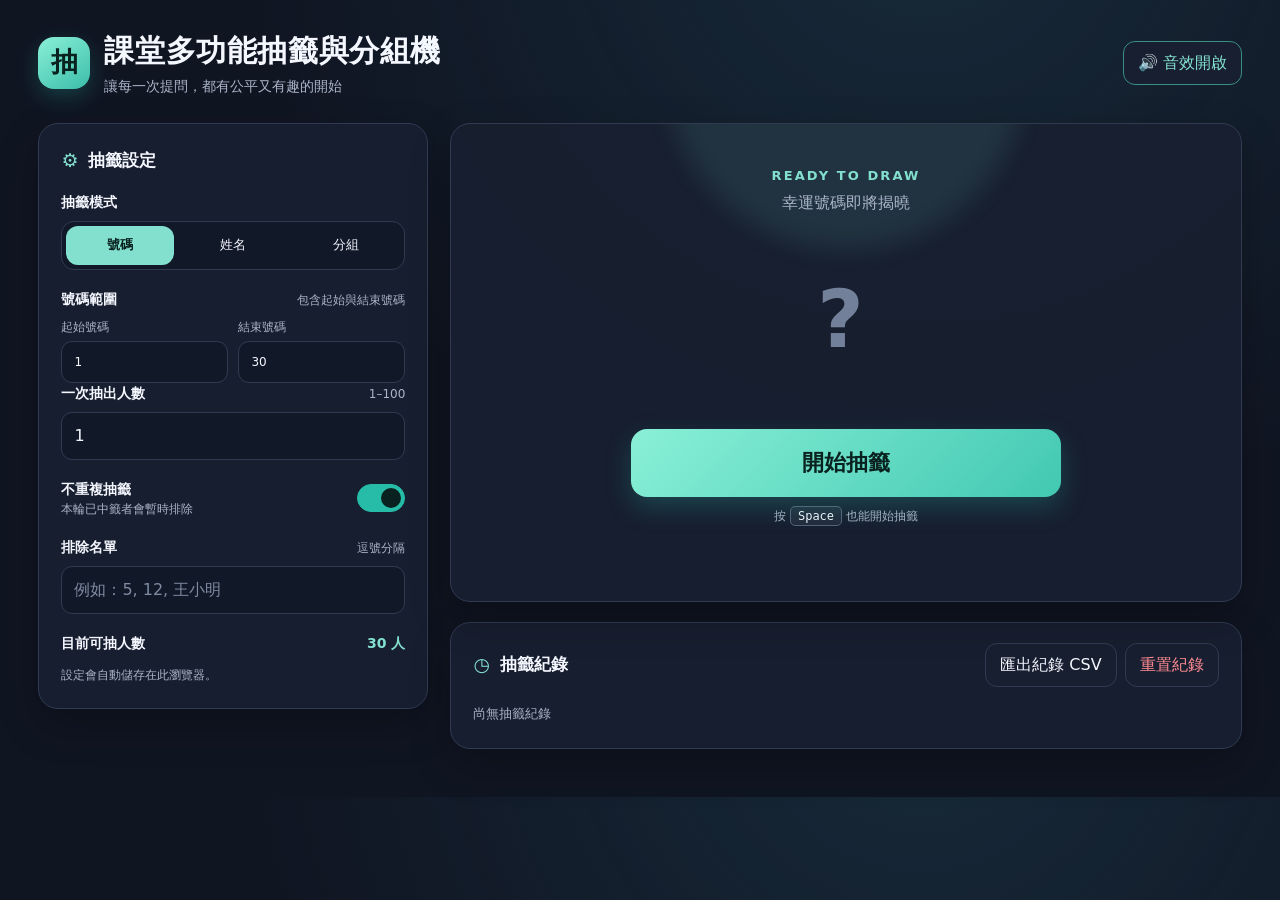
<file: index_1.html>
<!DOCTYPE html>
<html lang="zh-Hant">
<head>
  <meta charset="UTF-8">
  <meta name="viewport" content="width=device-width, initial-scale=1">
  <meta name="theme-color" content="#101522">
  <title>課堂多功能抽籤與分組機</title>
  <style>
    :root {
      color-scheme: dark;
      --bg: #101522;
      --panel: #181f30;
      --panel-soft: #1e273a;
      --border: #303b52;
      --text: #f5f7ff;
      --muted: #aab4c8;
      --accent: #83e0cf;
      --accent-strong: #26bca7;
      --gold: #ffd36e;
      --danger: #ff8b92;
      --shadow: 0 16px 42px rgb(0 0 0 / 24%);
    }

    * { box-sizing: border-box; }
    [hidden] { display: none !important; }

    body {
      margin: 0;
      min-width: 320px;
      background:
        radial-gradient(ellipse at 72% -12%, rgb(44 103 125 / 25%), transparent 42rem),
        var(--bg);
      color: var(--text);
      font-family: system-ui, -apple-system, BlinkMacSystemFont, "Segoe UI", sans-serif;
      line-height: 1.5;
    }

    button, input, textarea, select { font: inherit; }
    button { color: inherit; }
    button:focus-visible, input:focus-visible, textarea:focus-visible, select:focus-visible {
      outline: 3px solid var(--gold);
      outline-offset: 2px;
    }

    .app { width: min(1440px, 100%); margin: 0 auto; padding: 28px clamp(16px, 3vw, 42px) 48px; }
    .topbar { display: flex; align-items: center; justify-content: space-between; gap: 20px; margin-bottom: 26px; }
    .brand { display: flex; align-items: center; gap: 14px; }
    .brand-mark {
      display: grid; place-items: center; width: 52px; height: 52px; border-radius: 16px;
      background: linear-gradient(145deg, #8af0d7, #3bbda9); color: #09221f; font-size: 27px; font-weight: 900;
      box-shadow: 0 8px 22px rgb(38 188 167 / 24%);
    }
    h1 { margin: 0; font-size: clamp(21px, 3vw, 30px); letter-spacing: .02em; }
    .subtitle { margin: 3px 0 0; color: var(--muted); font-size: 14px; }
    .header-actions { display: flex; align-items: center; gap: 10px; }
    .sound-toggle, .ghost-button, .tab-button, .small-button {
      min-height: 42px; padding: 9px 14px; border: 1px solid var(--border); border-radius: 12px;
      background: var(--panel); cursor: pointer; transition: border-color .18s, background .18s, transform .18s;
    }
    .sound-toggle:hover, .ghost-button:hover, .tab-button:hover, .small-button:hover { border-color: var(--accent); background: var(--panel-soft); }
    .sound-toggle:active, .ghost-button:active, .tab-button:active, .small-button:active { transform: translateY(1px); }
    .sound-toggle[aria-pressed="true"] { color: var(--accent); border-color: #398f82; }

    .layout { display: grid; grid-template-columns: minmax(300px, 390px) minmax(0, 1fr); gap: 22px; align-items: start; }
    .settings, .main-panel, .history-panel { background: rgb(24 31 48 / 94%); border: 1px solid var(--border); border-radius: 20px; box-shadow: var(--shadow); }
    .settings { padding: 22px; }
    .panel-title { display: flex; align-items: center; gap: 10px; margin: 0 0 17px; font-size: 17px; }
    .panel-title .icon { color: var(--accent); font-size: 19px; }
    .field { margin-bottom: 19px; min-width: 0; }
    .field:last-child { margin-bottom: 0; }
    .field-label { display: flex; justify-content: space-between; align-items: baseline; gap: 10px; margin-bottom: 8px; font-size: 14px; font-weight: 700; }
    .hint { color: var(--muted); font-size: 12px; font-weight: 400; }
    input[type="number"], input[type="text"], textarea, select {
      display: block; width: 100%; min-width: 0; border: 1px solid var(--border); border-radius: 11px;
      background: #111827; color: var(--text); padding: 11px 12px;
    }
    textarea { min-height: 142px; resize: vertical; line-height: 1.6; }
    input::placeholder, textarea::placeholder { color: #7e8aa2; }
    .range-fields { display: grid; grid-template-columns: 1fr 1fr; gap: 10px; }
    .range-fields label { color: var(--muted); font-size: 12px; }
    .range-fields input { margin-top: 5px; }
    .segmented { display: grid; grid-template-columns: repeat(3, minmax(0, 1fr)); gap: 5px; padding: 4px; border: 1px solid var(--border); border-radius: 13px; background: #111827; }
    .tab-button { min-height: 39px; padding: 7px 8px; border-color: transparent; background: transparent; font-size: 13px; white-space: nowrap; }
    .tab-button[aria-pressed="true"] { background: var(--accent); color: #09221f; font-weight: 800; }
    .check-row { display: flex; align-items: center; justify-content: space-between; gap: 12px; }
    .check-copy strong { display: block; font-size: 14px; }
    .check-copy span { display: block; color: var(--muted); font-size: 12px; }
    .switch { position: relative; flex: 0 0 auto; width: 48px; height: 28px; }
    .switch input { position: absolute; opacity: 0; width: 1px; height: 1px; }
    .switch span { position: absolute; inset: 0; border: 1px solid #556078; border-radius: 20px; background: #30394d; cursor: pointer; transition: .18s; }
    .switch span::after { content: ""; position: absolute; top: 3px; left: 3px; width: 20px; height: 20px; border-radius: 50%; background: white; transition: .18s; }
    .switch input:checked + span { background: var(--accent-strong); border-color: var(--accent-strong); }
    .switch input:checked + span::after { transform: translateX(20px); background: #09221f; }
    .switch input:focus-visible + span { outline: 3px solid var(--gold); outline-offset: 2px; }
    .remaining { color: var(--accent); font-variant-numeric: tabular-nums; font-weight: 800; }
    .storage-note { min-height: 20px; margin: 12px 0 0; color: var(--muted); font-size: 12px; }
    .storage-note.error { color: var(--danger); }

    .main-column { display: grid; gap: 20px; min-width: 0; }
    .main-panel { position: relative; overflow: hidden; min-height: 430px; padding: clamp(22px, 4vw, 42px); text-align: center; }
    .main-panel::before { content: ""; position: absolute; width: 360px; height: 360px; top: -235px; left: calc(50% - 180px); border-radius: 50%; background: rgb(131 224 207 / 10%); filter: blur(12px); pointer-events: none; }
    .mode-kicker { position: relative; margin: 0 0 5px; color: var(--accent); font-size: 13px; font-weight: 800; letter-spacing: .16em; text-transform: uppercase; }
    .result-title { position: relative; margin: 0; color: var(--muted); font-size: 16px; font-weight: 500; }
    .result-stage { position: relative; display: flex; min-height: 190px; align-items: center; justify-content: center; gap: 20px; margin: 10px 0 14px; }
    .result-list { display: flex; flex-wrap: wrap; align-items: center; justify-content: center; gap: 13px; }
    .result-chip { font-size: clamp(44px, 8vw, 92px); font-weight: 900; line-height: 1.1; letter-spacing: .025em; text-shadow: 0 5px 35px rgb(131 224 207 / 20%); overflow-wrap: anywhere; }
    .result-item { display: grid; justify-items: center; gap: 8px; max-width: 220px; }
    .result-avatar { width: clamp(76px, 10vw, 120px); aspect-ratio: 1; object-fit: cover; border: 3px solid var(--accent); border-radius: 50%; background: var(--panel-soft); }
    .result-avatar-fallback { display: grid; place-items: center; color: var(--accent); font-size: 40px; }
    .result-name { font-size: clamp(25px, 4vw, 43px); font-weight: 900; overflow-wrap: anywhere; }
    .empty-result { color: #738099; font-size: clamp(45px, 8vw, 80px); font-weight: 900; letter-spacing: .14em; }
    .draw-button {
      position: relative; width: min(430px, 100%); min-height: 68px; padding: 14px 24px; border: 0; border-radius: 16px;
      background: linear-gradient(135deg, #8af0d7, #42c8b2); color: #09221f; box-shadow: 0 10px 26px rgb(38 188 167 / 25%);
      font-size: 22px; font-weight: 900; cursor: pointer; transition: filter .18s, transform .18s;
    }
    .draw-button:hover { filter: brightness(1.08); transform: translateY(-2px); }
    .draw-button:disabled { opacity: .65; cursor: wait; transform: none; }
    .keyboard-hint { margin: 10px 0 0; color: var(--muted); font-size: 12px; }
    kbd { padding: 2px 7px; border: 1px solid #536078; border-radius: 5px; background: #222b3c; color: var(--text); }
    .notice { min-height: 24px; margin: 10px 0 0; color: var(--gold); font-weight: 700; }

    .group-controls { display: grid; grid-template-columns: minmax(120px, 1fr) minmax(0, 1.5fr); gap: 12px; text-align: left; }
    .group-controls .field { margin-bottom: 0; }
    .group-actions { display: flex; flex-wrap: wrap; justify-content: center; gap: 9px; margin-top: 20px; }
    .groups-grid { display: grid; grid-template-columns: repeat(auto-fit, minmax(min(220px, 100%), 1fr)); gap: 14px; margin-top: 22px; text-align: left; }
    .group-card { min-width: 0; padding: 16px; border: 1px solid var(--border); border-radius: 15px; background: #141c2b; }
    .group-card h3 { display: flex; align-items: center; justify-content: space-between; gap: 8px; margin: 0 0 12px; color: var(--accent); font-size: 17px; }
    .group-card ul { display: grid; gap: 8px; margin: 0; padding: 0; list-style: none; }
    .group-card li { display: flex; align-items: center; gap: 8px; overflow-wrap: anywhere; }
    .member-dot { flex: 0 0 auto; width: 7px; height: 7px; border-radius: 50%; background: #63718a; }
    .leader { color: var(--gold); font-weight: 800; }
    .leader-badge { flex: 0 0 auto; padding: 2px 7px; border-radius: 99px; background: rgb(255 211 110 / 15%); color: var(--gold); font-size: 11px; font-weight: 800; }
    .group-card .small-button { min-height: 34px; padding: 5px 9px; font-size: 12px; }
    .group-empty { grid-column: 1 / -1; color: var(--muted); text-align: center; }

    .history-panel { padding: 20px 22px; }
    .history-heading { display: flex; align-items: center; justify-content: space-between; gap: 12px; margin-bottom: 12px; }
    .history-heading .panel-title { margin: 0; }
    .history-actions { display: flex; flex-wrap: wrap; gap: 8px; }
    .small-button.danger { color: var(--danger); }
    .history-list { display: grid; gap: 8px; max-height: 280px; overflow-y: auto; padding-right: 3px; }
    .history-entry { display: grid; grid-template-columns: 145px minmax(100px, 1fr); gap: 13px; align-items: start; padding: 10px 12px; border-radius: 10px; background: #141b29; }
    .history-time { color: var(--muted); font-size: 12px; font-variant-numeric: tabular-nums; }
    .history-result { overflow-wrap: anywhere; font-size: 14px; }
    .history-empty { margin: 5px 0; color: var(--muted); font-size: 13px; }
    .toast {
      position: fixed; z-index: 10; right: 20px; bottom: 20px; max-width: min(440px, calc(100vw - 40px));
      padding: 13px 17px; border: 1px solid #91656a; border-radius: 12px; background: #402b34; color: #fff;
      box-shadow: var(--shadow); font-weight: 700;
    }
    .toast[hidden] { display: none; }
    #confetti { position: fixed; z-index: 5; inset: 0; width: 100%; height: 100%; pointer-events: none; }

    @media (max-width: 900px) {
      .layout { grid-template-columns: 1fr; }
      .settings { order: 1; }
      .main-column { order: 0; }
    }
    @media (max-width: 560px) {
      .app { padding: 17px 12px 30px; }
      .topbar { align-items: flex-start; }
      .brand { gap: 10px; }
      .brand-mark { width: 43px; height: 43px; border-radius: 13px; font-size: 23px; }
      .subtitle { max-width: 230px; font-size: 12px; }
      .header-actions { flex-direction: column; align-items: stretch; }
      .sound-toggle { min-height: 39px; padding: 7px 9px; font-size: 12px; }
      .settings { padding: 17px; }
      .main-panel { min-height: 375px; padding: 24px 17px; }
      .result-stage { min-height: 160px; }
      .group-controls { grid-template-columns: 1fr; }
      .history-panel { padding: 17px; }
      .history-heading { align-items: flex-start; flex-direction: column; }
      .history-entry { grid-template-columns: 1fr; gap: 3px; }
      .tab-button { font-size: 12px; }
      .notice { font-size: 13px; }
    }
    @media (prefers-reduced-motion: reduce) {
      *, *::before, *::after { scroll-behavior: auto !important; transition-duration: .01ms !important; animation-duration: .01ms !important; }
    }
  </style>
</head>
<body>
  <canvas id="confetti" aria-hidden="true"></canvas>
  <div class="app">
    <header class="topbar">
      <div class="brand">
        <div class="brand-mark" aria-hidden="true">抽</div>
        <div>
          <h1>課堂多功能抽籤與分組機</h1>
          <p class="subtitle">讓每一次提問，都有公平又有趣的開始</p>
        </div>
      </div>
      <div class="header-actions">
        <button class="sound-toggle" id="soundToggle" type="button" aria-pressed="true">🔊 音效開啟</button>
      </div>
    </header>

    <div class="layout">
      <aside class="settings" aria-label="抽籤設定">
        <h2 class="panel-title"><span class="icon" aria-hidden="true">⚙</span> 抽籤設定</h2>
        <div class="field">
          <div class="field-label"><span>抽籤模式</span></div>
          <div class="segmented" role="group" aria-label="抽籤模式">
            <button class="tab-button" type="button" data-mode="number" aria-pressed="true">號碼</button>
            <button class="tab-button" type="button" data-mode="name" aria-pressed="false">姓名</button>
            <button class="tab-button" type="button" data-mode="groups" aria-pressed="false">分組</button>
          </div>
        </div>

        <section id="numberSettings">
          <div class="field">
            <div class="field-label"><span>號碼範圍</span><span class="hint">包含起始與結束號碼</span></div>
            <div class="range-fields">
              <label>起始號碼<input id="numberStart" type="number" value="1" step="1"></label>
              <label>結束號碼<input id="numberEnd" type="number" value="30" step="1"></label>
            </div>
          </div>
        </section>

        <section id="nameSettings" hidden>
          <div class="field">
            <label class="field-label" for="roster"><span>學生名單</span></label>
            <textarea id="roster" placeholder="每行一位學生&#10;王小明 (男)&#10;李小華 (女)&#10;陳同學,images/01.jpg"></textarea>
            <div class="hint">支援「姓名 (男/女)」或「姓名,圖片路徑」格式，未標註性別列為其他。</div>
          </div>
        </section>

        <section id="drawSettings">
          <div class="field">
            <label class="field-label" for="drawCount"><span>一次抽出人數</span><span class="hint">1–100</span></label>
            <input id="drawCount" type="number" value="1" min="1" max="100" step="1">
          </div>
          <div class="field check-row">
            <div class="check-copy"><strong>不重複抽籤</strong><span>本輪已中籤者會暫時排除</span></div>
            <label class="switch" aria-label="不重複抽籤">
              <input id="noRepeat" type="checkbox" checked><span></span>
            </label>
          </div>
          <div class="field">
            <label class="field-label" for="excludeList"><span>排除名單</span><span class="hint">逗號分隔</span></label>
            <input id="excludeList" type="text" placeholder="例如：5, 12, 王小明">
          </div>
          <div class="field-label"><span>目前可抽人數</span><span class="remaining" id="remainingCount">30 人</span></div>
        </section>

        <section id="groupSettings" hidden>
          <div class="field">
            <label class="field-label" for="groupSize"><span>每組人數</span></label>
            <input id="groupSize" type="number" min="1" max="100" value="4" step="1">
          </div>
          <div class="field">
            <label class="field-label" for="groupMethod"><span>分組方式</span></label>
            <select id="groupMethod">
              <option value="random">純隨機</option>
              <option value="mixed">男女混合（平均分流）</option>
              <option value="separate">男女分開</option>
            </select>
          </div>
          <p class="hint">分組將使用排除名單中的設定；請先在姓名模式貼上名單。</p>
        </section>
        <p class="storage-note" id="storageNote" aria-live="polite">設定會自動儲存在此瀏覽器。</p>
      </aside>

      <main class="main-column">
        <section class="main-panel" aria-live="polite">
          <p class="mode-kicker" id="modeKicker">READY TO DRAW</p>
          <h2 class="result-title" id="resultTitle">幸運號碼即將揭曉</h2>
          <div class="result-stage" id="resultStage">
            <div class="result-list" id="resultList"><span class="empty-result">?</span></div>
          </div>
          <button class="draw-button" id="drawButton" type="button">開始抽籤</button>
          <p class="keyboard-hint" id="keyboardHint">按 <kbd>Space</kbd> 也能開始抽籤</p>
          <p class="notice" id="notice" role="status"></p>
          <div class="group-controls" id="groupControls" hidden>
            <div class="field">
              <label class="field-label" for="groupSizeInline"><span>每組人數</span></label>
              <input id="groupSizeInline" type="number" min="1" max="100" value="4" step="1">
            </div>
            <div class="field">
              <label class="field-label" for="groupMethodInline"><span>分組方式</span></label>
              <select id="groupMethodInline">
                <option value="random">純隨機</option>
                <option value="mixed">男女混合（平均分流）</option>
                <option value="separate">男女分開</option>
              </select>
            </div>
          </div>
          <div class="group-actions" id="groupActions" hidden>
            <button class="draw-button" id="makeGroupsButton" type="button">開始隨機分組</button>
            <button class="ghost-button" id="allLeadersButton" type="button" disabled>每組各抽一位組長</button>
          </div>
          <div class="groups-grid" id="groupsGrid" aria-live="polite"></div>
        </section>

        <section class="history-panel">
          <div class="history-heading">
            <h2 class="panel-title"><span class="icon" aria-hidden="true">◷</span> 抽籤紀錄</h2>
            <div class="history-actions">
              <button class="small-button" id="exportButton" type="button">匯出紀錄 CSV</button>
              <button class="small-button danger" id="clearHistoryButton" type="button">重置紀錄</button>
            </div>
          </div>
          <div class="history-list" id="historyList"><p class="history-empty">尚無抽籤紀錄</p></div>
        </section>
      </main>
    </div>
  </div>
  <div class="toast" id="toast" role="alert" hidden></div>

  <script>
    (() => {
      "use strict";

      const STORAGE_KEY = "classroom-lottery-v1";
      const defaults = {
        mode: "number", start: 1, end: 30, roster: "", count: 1, noRepeat: true,
        excluded: "", sound: true, groupSize: 4, groupMethod: "random", history: []
      };
      const state = loadState();
      let animationTimer = null;
      let drawTimeout = null;
      let toastTimeout = null;
      let currentGroups = [];
      let leaders = new Map();
      let audioContext = null;
      const $ = (id) => document.getElementById(id);
      const modeButtons = [...document.querySelectorAll("[data-mode]")];

      function loadState() {
        try {
          const raw = localStorage.getItem(STORAGE_KEY);
          if (!raw) return { ...defaults };
          const saved = JSON.parse(raw);
          return {
            ...defaults,
            ...saved,
            history: Array.isArray(saved.history) ? saved.history : []
          };
        } catch (error) {
          console.error("無法讀取抽籤設定：", error);
          return { ...defaults };
        }
      }

      function persist() {
        try {
          localStorage.setItem(STORAGE_KEY, JSON.stringify(state));
          $("storageNote").textContent = "設定會自動儲存在此瀏覽器。";
          $("storageNote").classList.remove("error");
        } catch (error) {
          console.error("無法儲存抽籤設定：", error);
          $("storageNote").textContent = "儲存失敗：瀏覽器可能已停用本機儲存。";
          $("storageNote").classList.add("error");
        }
      }

      function shuffle(items) {
        const result = items.slice();
        for (let i = result.length - 1; i > 0; i -= 1) {
          const j = Math.floor(Math.random() * (i + 1));
          [result[i], result[j]] = [result[j], result[i]];
        }
        return result;
      }

      function parseRoster() {
        const occurrences = new Map();
        return state.roster.split(/\r?\n/).map((line) => {
          const raw = line.trim();
          if (!raw) return null;
          const avatarParts = raw.split(",");
          let name = avatarParts[0].trim();
          let avatar = avatarParts.length > 1 ? avatarParts.slice(1).join(",").trim() : "";
          let gender = "other";
          const genderMatch = name.match(/\s*[（(]\s*(男|女)\s*[）)]\s*$/);
          if (genderMatch) {
            gender = genderMatch[1] === "男" ? "male" : "female";
            name = name.slice(0, genderMatch.index).trim();
          }
          const identity = `${name}\u0000${gender}\u0000${avatar}`;
          const occurrence = occurrences.get(identity) || 0;
          occurrences.set(identity, occurrence + 1);
          return { id: `student-${JSON.stringify([name, gender, avatar])}-${occurrence}`, name, gender, avatar };
        }).filter((student) => student && student.name);
      }

      function numberEntries() {
        const start = Number(state.start);
        const end = Number(state.end);
        if (!Number.isInteger(start) || !Number.isInteger(end) || end < start || end - start > 9999) return [];
        return Array.from({ length: end - start + 1 }, (_, index) => {
          const number = start + index;
          return { id: `number-${number}`, name: String(number), gender: "other", avatar: "" };
        });
      }

      function excludedTokens() {
        return state.excluded.split(",").map((token) => token.trim()).filter(Boolean);
      }

      function eligibleEntries(mode = state.mode) {
        const entries = mode === "number" ? numberEntries() : parseRoster();
        const excluded = excludedTokens();
        const blocked = new Set(entries.filter((entry) =>
          excluded.includes(entry.name) || excluded.includes(entry.id.replace(/^number-/, "")) ||
          excluded.includes(entry.id)
        ).map((entry) => entry.id));
        if (mode !== "groups" && state.noRepeat) {
          state.history.forEach((record) => {
            if (record.mode === mode && Array.isArray(record.ids)) record.ids.forEach((id) => blocked.add(id));
          });
        }
        return entries.filter((entry) => !blocked.has(entry.id));
      }

      function updateRemaining() {
        $("remainingCount").textContent = `${eligibleEntries(state.mode === "groups" ? "name" : state.mode).length} 人`;
      }

      function showToast(message) {
        const toast = $("toast");
        toast.textContent = message;
        toast.hidden = false;
        window.clearTimeout(toastTimeout);
        toastTimeout = window.setTimeout(() => { toast.hidden = true; }, 4200);
      }

      function syncControls() {
        $("numberStart").value = state.start;
        $("numberEnd").value = state.end;
        $("roster").value = state.roster;
        $("drawCount").value = state.count;
        $("noRepeat").checked = state.noRepeat;
        $("excludeList").value = state.excluded;
        $("soundToggle").setAttribute("aria-pressed", String(state.sound));
        $("soundToggle").textContent = state.sound ? "🔊 音效開啟" : "🔇 音效靜音";
        $("groupSize").value = state.groupSize;
        $("groupSizeInline").value = state.groupSize;
        $("groupMethod").value = state.groupMethod;
        $("groupMethodInline").value = state.groupMethod;
        renderMode();
        renderHistory();
        updateRemaining();
      }

      function renderMode() {
        modeButtons.forEach((button) => button.setAttribute("aria-pressed", String(button.dataset.mode === state.mode)));
        const isNumber = state.mode === "number";
        const isName = state.mode === "name";
        const isGroups = state.mode === "groups";
        $("numberSettings").hidden = !isNumber;
        $("nameSettings").hidden = !isName;
        $("drawSettings").hidden = isGroups;
        $("groupSettings").hidden = !isGroups;
        $("groupControls").hidden = !isGroups;
        $("groupActions").hidden = !isGroups;
        $("drawButton").hidden = isGroups;
        $("keyboardHint").hidden = isGroups;
        $("groupsGrid").hidden = !isGroups;
        $("modeKicker").textContent = isGroups ? "TEAM UP" : "READY TO DRAW";
        $("resultTitle").textContent = isGroups ? "一起合作，完成挑戰" : isName ? "幸運同學即將揭曉" : "幸運號碼即將揭曉";
        $("drawButton").textContent = isName ? "開始抽同學" : "開始抽籤";
        if (!isGroups && $("resultList").dataset.mode !== state.mode) {
          $("resultList").dataset.mode = state.mode;
          $("resultList").innerHTML = '<span class="empty-result">?</span>';
        }
        updateRemaining();
      }

      function displayName(entry) {
        return entry.name.replace(/\s*[（(]\s*(男|女)\s*[）)]\s*$/, "").trim();
      }

      function renderResult(entries) {
        const result = $("resultList");
        result.replaceChildren();
        if (!entries.length) {
          const empty = document.createElement("span");
          empty.className = "empty-result";
          empty.textContent = "?";
          result.append(empty);
          return;
        }
        entries.forEach((entry) => {
          const item = document.createElement("div");
          item.className = "result-item";
          if (state.mode === "name" && entry.avatar) {
            const image = document.createElement("img");
            image.className = "result-avatar";
            image.src = entry.avatar;
            image.alt = `${displayName(entry)}的大頭貼`;
            image.addEventListener("error", () => {
              image.replaceWith(makeAvatarFallback(displayName(entry)));
            }, { once: true });
            item.append(image);
          } else if (state.mode === "name") {
            item.append(makeAvatarFallback(displayName(entry)));
          }
          const name = document.createElement("span");
          name.className = state.mode === "name" ? "result-name" : "result-chip";
          name.textContent = displayName(entry);
          item.append(name);
          result.append(item);
        });
      }

      function makeAvatarFallback(name) {
        const fallback = document.createElement("div");
        fallback.className = "result-avatar result-avatar-fallback";
        fallback.setAttribute("aria-hidden", "true");
        fallback.textContent = Array.from(name)[0] || "？";
        return fallback;
      }

      function startDraw() {
        if (state.mode === "groups" || animationTimer !== null) return;
        const count = Number(state.count);
        if (!Number.isInteger(count) || count < 1 || count > 100) {
          showToast("請輸入 1 到 100 之間的抽取人數。");
          return;
        }
        if (state.mode === "number" && !numberEntries().length) {
          showToast("號碼範圍無效，請確認起始號碼與結束號碼。");
          return;
        }
        if (state.mode === "name" && !parseRoster().length) {
          showToast("請先輸入至少一位學生姓名。");
          return;
        }
        const available = eligibleEntries();
        if (available.length < count) {
          showToast(`只剩 ${available.length} 人可抽，無法一次抽 ${count} 人。`);
          return;
        }
        const selected = shuffle(available).slice(0, count);
        const animationPool = shuffle(available);
        const button = $("drawButton");
        button.disabled = true;
        $("notice").textContent = "抽籤中，請稍候⋯";
        const started = Date.now();
        animationTimer = window.setInterval(() => {
          renderResult(shuffle(animationPool).slice(0, count));
          if (Date.now() - started >= 2000) finishDraw(selected);
        }, 75);
      }

      function finishDraw(selected) {
        window.clearInterval(animationTimer);
        animationTimer = null;
        $("drawButton").disabled = false;
        renderResult(selected);
        $("notice").textContent = "";
        const record = {
          timestamp: new Date().toISOString(),
          mode: state.mode,
          names: selected.map((entry) => displayName(entry)),
          ids: selected.map((entry) => entry.id)
        };
        state.history.unshift(record);
        persist();
        renderHistory();
        updateRemaining();
        celebrate();
        playChime();
      }

      function renderHistory() {
        const list = $("historyList");
        list.replaceChildren();
        if (!state.history.length) {
          const empty = document.createElement("p");
          empty.className = "history-empty";
          empty.textContent = "尚無抽籤紀錄";
          list.append(empty);
          return;
        }
        state.history.forEach((record) => {
          const row = document.createElement("div");
          row.className = "history-entry";
          const time = document.createElement("time");
          time.className = "history-time";
          time.dateTime = record.timestamp;
          const date = new Date(record.timestamp);
          time.textContent = Number.isNaN(date.getTime()) ? "時間未知" : date.toLocaleString("zh-TW", { hour12: false });
          const result = document.createElement("div");
          result.className = "history-result";
          const prefix = record.mode === "groups" ? "分組" : record.mode === "name" ? "姓名" : "號碼";
          result.textContent = `${prefix}｜${Array.isArray(record.names) ? record.names.join("、") : ""}`;
          row.append(time, result);
          list.append(row);
        });
      }

      function addHistory(mode, names, ids = []) {
        state.history.unshift({ timestamp: new Date().toISOString(), mode, names, ids });
        persist();
        renderHistory();
      }

      function makeGroups() {
        const eligible = eligibleEntries("name");
        const size = Number(state.groupSize);
        if (!Number.isInteger(size) || size < 1 || size > 100) {
          showToast("請輸入 1 到 100 之間的每組人數。");
          return;
        }
        if (!eligible.length) {
          showToast("沒有可分組的學生，請確認名單與排除設定。");
          return;
        }
        const method = state.groupMethod;
        let groups = [];
        if (method === "separate") {
          const categories = [
            { label: "男生組", members: shuffle(eligible.filter((entry) => entry.gender === "male")) },
            { label: "女生組", members: shuffle(eligible.filter((entry) => entry.gender === "female")) },
            { label: "其他組", members: shuffle(eligible.filter((entry) => entry.gender === "other")) }
          ];
          categories.forEach(({ label, members }) => {
            for (let i = 0; i < members.length; i += size) {
              groups.push({ label, members: members.slice(i, i + size) });
            }
          });
        } else if (method === "mixed") {
          const groupCount = Math.ceil(eligible.length / size);
          groups = Array.from({ length: groupCount }, () => ({ label: "", members: [] }));
          const capacities = groups.map((_, index) => Math.min(size, eligible.length - index * size));
          const categories = [
            shuffle(eligible.filter((entry) => entry.gender === "male")),
            shuffle(eligible.filter((entry) => entry.gender === "female")),
            shuffle(eligible.filter((entry) => entry.gender === "other"))
          ];
          let pointer = Math.floor(Math.random() * groupCount);
          categories.forEach((members) => {
            members.forEach((member) => {
              let checked = 0;
              while (groups[pointer].members.length >= capacities[pointer] && checked < groupCount) {
                pointer = (pointer + 1) % groupCount;
                checked += 1;
              }
              groups[pointer].members.push(member);
              pointer = (pointer + 1) % groupCount;
            });
          });
          groups.forEach((group) => { group.label = "混合組"; });
        } else {
          const members = shuffle(eligible);
          for (let i = 0; i < members.length; i += size) {
            groups.push({ label: "隨機組", members: members.slice(i, i + size) });
          }
        }
        currentGroups = groups;
        leaders = new Map();
        renderGroups();
        $("allLeadersButton").disabled = false;
        addHistory("groups", groups.map((group, index) =>
          `${group.label} ${index + 1}：${group.members.map(displayName).join("、")}`
        ));
        $("notice").textContent = `已完成分組，共 ${groups.length} 組、${eligible.length} 位學生。`;
      }

      function drawLeader(index) {
        const group = currentGroups[index];
        if (!group || !group.members.length) return;
        leaders.set(index, shuffle(group.members)[0].id);
        renderGroups();
      }

      function renderGroups() {
        const grid = $("groupsGrid");
        grid.replaceChildren();
        if (!currentGroups.length) {
          const empty = document.createElement("p");
          empty.className = "group-empty";
          empty.textContent = "設定好每組人數與分組方式後，按「開始隨機分組」。";
          grid.append(empty);
          return;
        }
        currentGroups.forEach((group, index) => {
          const card = document.createElement("article");
          card.className = "group-card";
          const heading = document.createElement("h3");
          const title = document.createElement("span");
          const categoryCount = currentGroups.slice(0, index + 1).filter((item) => item.label === group.label).length;
          title.textContent = `${group.label} ${categoryCount}`;
          const leaderButton = document.createElement("button");
          leaderButton.type = "button";
          leaderButton.className = "small-button";
          leaderButton.textContent = leaders.has(index) ? "重抽組長" : "抽組長";
          leaderButton.addEventListener("click", () => drawLeader(index));
          heading.append(title, leaderButton);
          const list = document.createElement("ul");
          group.members.forEach((member) => {
            const item = document.createElement("li");
            const dot = document.createElement("span");
            dot.className = "member-dot";
            const name = document.createElement("span");
            name.textContent = displayName(member);
            if (leaders.get(index) === member.id) {
              name.className = "leader";
              const badge = document.createElement("span");
              badge.className = "leader-badge";
              badge.textContent = "組長";
              item.append(dot, name, badge);
            } else {
              item.append(dot, name);
            }
            list.append(item);
          });
          card.append(heading, list);
          grid.append(card);
        });
      }

      function chooseAllLeaders() {
        leaders = new Map();
        currentGroups.forEach((group, index) => {
          if (group.members.length) leaders.set(index, shuffle(group.members)[0].id);
        });
        renderGroups();
      }

      function playChime() {
        if (!state.sound) return;
        try {
          const AudioContextClass = window.AudioContext || window.webkitAudioContext;
          if (!AudioContextClass) return;
          audioContext ||= new AudioContextClass();
          if (audioContext.state === "suspended") audioContext.resume();
          const now = audioContext.currentTime;
          [523.25, 659.25, 783.99].forEach((frequency, index) => {
            const oscillator = audioContext.createOscillator();
            const gain = audioContext.createGain();
            oscillator.type = "sine";
            oscillator.frequency.value = frequency;
            gain.gain.setValueAtTime(0.0001, now + index * 0.12);
            gain.gain.exponentialRampToValueAtTime(0.16, now + index * 0.12 + 0.025);
            gain.gain.exponentialRampToValueAtTime(0.0001, now + index * 0.12 + 0.28);
            oscillator.connect(gain);
            gain.connect(audioContext.destination);
            oscillator.start(now + index * 0.12);
            oscillator.stop(now + index * 0.12 + 0.3);
          });
        } catch (error) {
          console.error("無法播放抽籤提示音：", error);
        }
      }

      function celebrate() {
        const canvas = $("confetti");
        const context = canvas.getContext("2d");
        if (!context) return;
        const ratio = window.devicePixelRatio || 1;
        canvas.width = window.innerWidth * ratio;
        canvas.height = window.innerHeight * ratio;
        context.scale(ratio, ratio);
        const colors = ["#83e0cf", "#ffd36e", "#ff8b92", "#9caeff", "#f7f5ff"];
        const particles = Array.from({ length: 105 }, () => ({
          x: Math.random() * window.innerWidth,
          y: -20 - Math.random() * window.innerHeight * 0.35,
          size: 4 + Math.random() * 7,
          speed: 2 + Math.random() * 4,
          drift: (Math.random() - 0.5) * 3,
          rotation: Math.random() * Math.PI,
          spin: (Math.random() - 0.5) * 0.16,
          color: colors[Math.floor(Math.random() * colors.length)]
        }));
        const start = performance.now();
        function frame(now) {
          context.clearRect(0, 0, window.innerWidth, window.innerHeight);
          particles.forEach((particle) => {
            particle.y += particle.speed;
            particle.x += particle.drift;
            particle.rotation += particle.spin;
            context.save();
            context.translate(particle.x, particle.y);
            context.rotate(particle.rotation);
            context.fillStyle = particle.color;
            context.fillRect(-particle.size / 2, -particle.size / 2, particle.size, particle.size * 0.65);
            context.restore();
          });
          if (now - start < 2400) requestAnimationFrame(frame);
          else context.clearRect(0, 0, window.innerWidth, window.innerHeight);
        }
        requestAnimationFrame(frame);
      }

      function csvCell(value) {
        return `"${String(value ?? "").replace(/"/g, '""')}"`;
      }

      function exportCsv() {
        if (!state.history.length) {
          showToast("目前沒有可匯出的抽籤紀錄。");
          return;
        }
        const rows = [["抽籤時間", "模式", "中籤結果"]];
        state.history.slice().reverse().forEach((record) => {
          const date = new Date(record.timestamp);
          const mode = record.mode === "groups" ? "分組" : record.mode === "name" ? "姓名" : "號碼";
          rows.push([Number.isNaN(date.getTime()) ? record.timestamp : date.toLocaleString("zh-TW", { hour12: false }), mode,
            Array.isArray(record.names) ? record.names.join("、") : ""]);
        });
        const csv = "\uFEFF" + rows.map((row) => row.map(csvCell).join(",")).join("\r\n");
        const url = URL.createObjectURL(new Blob([csv], { type: "text/csv;charset=utf-8" }));
        const link = document.createElement("a");
        link.href = url;
        link.download = `課堂抽籤紀錄-${new Date().toISOString().slice(0, 10)}.csv`;
        document.body.append(link);
        link.click();
        link.remove();
        URL.revokeObjectURL(url);
      }

      modeButtons.forEach((button) => button.addEventListener("click", () => {
        state.mode = button.dataset.mode;
        $("notice").textContent = "";
        renderMode();
        persist();
      }));
      $("numberStart").addEventListener("input", (event) => { state.start = event.target.value; persist(); updateRemaining(); });
      $("numberEnd").addEventListener("input", (event) => { state.end = event.target.value; persist(); updateRemaining(); });
      $("roster").addEventListener("input", (event) => { state.roster = event.target.value; persist(); updateRemaining(); });
      $("drawCount").addEventListener("input", (event) => { state.count = event.target.value; persist(); });
      $("noRepeat").addEventListener("change", (event) => { state.noRepeat = event.target.checked; persist(); updateRemaining(); });
      $("excludeList").addEventListener("input", (event) => { state.excluded = event.target.value; persist(); updateRemaining(); });
      $("soundToggle").addEventListener("click", () => {
        state.sound = !state.sound;
        $("soundToggle").setAttribute("aria-pressed", String(state.sound));
        $("soundToggle").textContent = state.sound ? "🔊 音效開啟" : "🔇 音效靜音";
        persist();
      });
      function updateGroupOptions(event) {
        state.groupSize = event.target.value;
        $("groupSize").value = state.groupSize;
        $("groupSizeInline").value = state.groupSize;
        persist();
      }
      $("groupSize").addEventListener("input", updateGroupOptions);
      $("groupSizeInline").addEventListener("input", updateGroupOptions);
      function updateGroupMethod(event) {
        state.groupMethod = event.target.value;
        $("groupMethod").value = state.groupMethod;
        $("groupMethodInline").value = state.groupMethod;
        persist();
      }
      $("groupMethod").addEventListener("change", updateGroupMethod);
      $("groupMethodInline").addEventListener("change", updateGroupMethod);
      $("drawButton").addEventListener("click", startDraw);
      $("makeGroupsButton").addEventListener("click", makeGroups);
      $("allLeadersButton").addEventListener("click", chooseAllLeaders);
      $("clearHistoryButton").addEventListener("click", () => {
        if (!state.history.length) return;
        if (!window.confirm("確定要清空所有抽籤紀錄嗎？")) return;
        state.history = [];
        persist();
        renderHistory();
        updateRemaining();
      });
      $("exportButton").addEventListener("click", exportCsv);
      document.addEventListener("keydown", (event) => {
        if (event.code !== "Space" || event.repeat || event.altKey || event.ctrlKey || event.metaKey) return;
        const target = event.target;
        if (target instanceof HTMLElement && (target.isContentEditable || ["INPUT", "TEXTAREA", "SELECT", "BUTTON"].includes(target.tagName))) return;
        if (state.mode !== "groups") {
          event.preventDefault();
          startDraw();
        }
      });

      syncControls();
      if (state.history.length && state.history[0].mode !== "groups") {
        const latest = state.history[0];
        const latestEntries = (latest.mode === "number" ? numberEntries() : parseRoster())
          .filter((entry) => (latest.ids || []).includes(entry.id));
        if (latestEntries.length) {
          state.mode = latest.mode;
          renderMode();
          renderResult(latestEntries);
        }
      }
    })();
  </script>
</body>
</html>
</file>
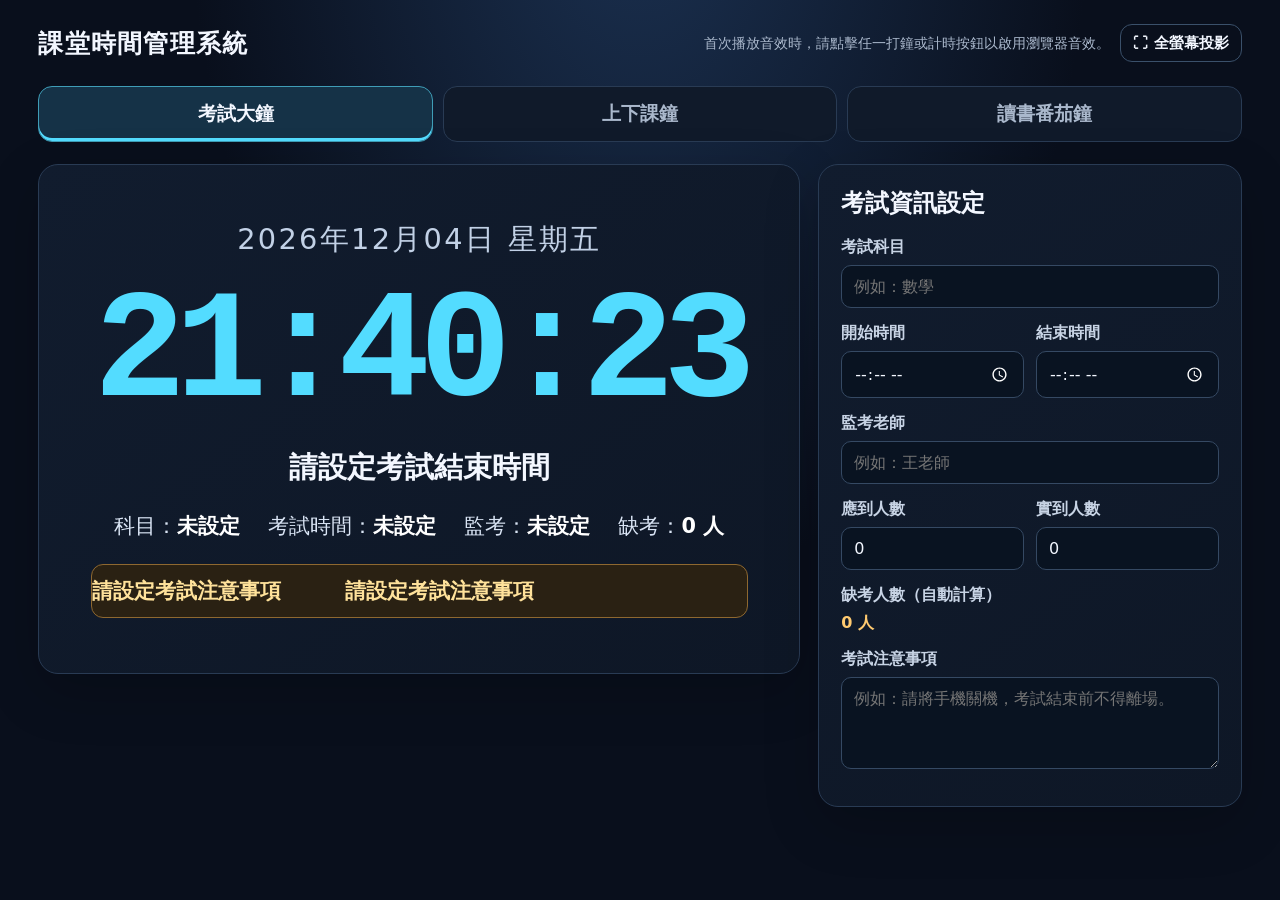
<file: index_2.html>
<!doctype html>
<html lang="zh-Hant">
<head>
  <meta charset="utf-8">
  <meta name="viewport" content="width=device-width, initial-scale=1">
  <meta name="theme-color" content="#090f1c">
  <title>課堂時間管理系統</title>
  <style>
    :root {
      color-scheme: dark;
      --bg: #090f1c;
      --panel: #111c2e;
      --panel-soft: #17253a;
      --line: #293b54;
      --text: #f3f7ff;
      --muted: #aab8cc;
      --cyan: #53dcff;
      --green: #73e2a7;
      --red: #ff626f;
      --amber: #ffca70;
      --mono: ui-monospace, SFMono-Regular, Menlo, Monaco, Consolas, "Liberation Mono", monospace;
      font-family: system-ui, -apple-system, BlinkMacSystemFont, "Segoe UI", sans-serif;
      background: var(--bg);
      color: var(--text);
    }

    * { box-sizing: border-box; }

    body {
      margin: 0;
      min-width: 320px;
      min-height: 100vh;
      background:
        radial-gradient(ellipse at 50% -15%, #1b3151 0, transparent 50%),
        var(--bg);
    }

    button, input, textarea { font: inherit; }
    button { color: inherit; }
    button:focus-visible, input:focus-visible, textarea:focus-visible {
      outline: 3px solid var(--cyan);
      outline-offset: 2px;
    }

    .app { width: min(1500px, 100%); margin: 0 auto; padding: 24px clamp(16px, 3vw, 44px) 42px; }
    .topbar { display: flex; align-items: center; justify-content: space-between; gap: 20px; margin-bottom: 24px; }
    .brand { margin: 0; font-size: clamp(1.1rem, 2vw, 1.55rem); letter-spacing: .05em; }
    .top-actions { display: flex; align-items: center; gap: 10px; }
    .sound-note { color: var(--muted); font-size: .88rem; }
    .tabs { display: grid; grid-template-columns: repeat(3, 1fr); gap: 10px; margin-bottom: 22px; }
    .tab {
      border: 1px solid var(--line);
      border-radius: 14px;
      padding: 14px 16px;
      background: #101a2a;
      color: var(--muted);
      font-size: clamp(1rem, 1.7vw, 1.2rem);
      font-weight: 750;
      cursor: pointer;
      transition: .18s ease;
    }
    .tab[aria-selected="true"] { color: var(--text); border-color: #3f9db7; background: #153247; box-shadow: inset 0 -3px var(--cyan); }
    .panel { display: none; }
    .panel.active { display: block; }
    .card { border: 1px solid var(--line); border-radius: 20px; background: linear-gradient(145deg, #111c2e, #0e1726); box-shadow: 0 18px 55px #0003; }
    .section-heading { margin: 0; font-size: clamp(1.15rem, 2vw, 1.5rem); }
    .muted { color: var(--muted); }
    .button {
      min-height: 48px;
      border: 1px solid #3a506a;
      border-radius: 12px;
      padding: 11px 18px;
      background: #1a2a40;
      color: var(--text);
      font-weight: 750;
      cursor: pointer;
      transition: transform .12s, filter .12s, background .12s;
    }
    .button:hover { filter: brightness(1.15); }
    .button:active { transform: translateY(1px) scale(.99); }
    .button.primary { border-color: #3abedb; background: #087b9a; }
    .button.green { border-color: #45b57c; background: #17653f; }
    .button.red { border-color: #b95763; background: #642832; }
    .button.subtle { background: transparent; }
    .button.small { min-height: 38px; padding: 7px 12px; font-size: .92rem; }

    .exam-layout { display: grid; grid-template-columns: minmax(0, 1.35fr) minmax(290px, .75fr); gap: 18px; align-items: start; }
    .clock-card { min-height: 510px; padding: clamp(22px, 4vw, 56px); display: flex; flex-direction: column; justify-content: center; text-align: center; }
    .date-line { color: #c2d1e6; font-size: clamp(1.15rem, 2.6vw, 1.8rem); letter-spacing: .08em; }
    .clock-time { margin: 18px 0 10px; color: var(--cyan); font: 700 clamp(4rem, 12vw, 10.3rem)/1 var(--mono); letter-spacing: -.07em; font-variant-numeric: tabular-nums; white-space: nowrap; }
    .exam-countdown { margin: 6px 0 24px; font-size: clamp(1.15rem, 2.6vw, 1.8rem); font-weight: 700; }
    .exam-countdown.warning { color: var(--red); animation: pulse 1.2s ease-in-out infinite alternate; }
    @keyframes pulse { to { text-shadow: 0 0 22px #ff626f88; } }
    .exam-summary { display: flex; justify-content: center; flex-wrap: wrap; gap: 10px 28px; color: #d9e4f4; font-size: clamp(1rem, 2vw, 1.3rem); }
    .exam-summary strong { color: white; }
    .ticker-wrap { overflow: hidden; border: 1px solid #8e6830; border-radius: 12px; margin-top: 24px; padding: 12px 0; background: #2a2113; color: #ffe29b; }
    .ticker-track { width: max-content; min-width: 100%; display: flex; animation: ticker 28s linear infinite; }
    .ticker-track span { flex: none; padding-right: 4rem; font-size: clamp(1rem, 2vw, 1.32rem); font-weight: 800; }
    @keyframes ticker { to { transform: translateX(-50%); } }
    .settings-card { padding: 22px; }
    .settings-card h2 { margin: 0 0 18px; }
    .field { display: grid; gap: 7px; margin: 0 0 15px; }
    .field label { color: #c8d4e5; font-weight: 700; }
    input, textarea {
      width: 100%;
      border: 1px solid #354963;
      border-radius: 10px;
      padding: 11px 12px;
      background: #091321;
      color: var(--text);
    }
    input[type="number"] { font-variant-numeric: tabular-nums; }
    textarea { min-height: 92px; resize: vertical; }
    .two-col { display: grid; grid-template-columns: 1fr 1fr; gap: 12px; }
    .absent-value { color: var(--amber); font-weight: 850; }

    .bells-layout { display: grid; gap: 18px; }
    .bell-controls { padding: 22px; }
    .bell-controls h2 { margin: 0 0 16px; }
    .bell-buttons { display: grid; grid-template-columns: 1fr 1fr; gap: 14px; }
    .bell-button { min-height: 125px; font-size: clamp(1.4rem, 3.5vw, 2.25rem); }
    .bell-button span { display: block; margin-top: 5px; font-size: .85rem; font-weight: 500; opacity: .82; }
    .schedule-card { padding: 22px; }
    .schedule-header { display: flex; justify-content: space-between; align-items: center; flex-wrap: wrap; gap: 14px; margin-bottom: 14px; }
    .schedule-actions { display: flex; gap: 9px; flex-wrap: wrap; }
    .switch-label { display: inline-flex; gap: 10px; align-items: center; font-weight: 700; cursor: pointer; }
    .switch-label input { width: 22px; height: 22px; accent-color: var(--cyan); }
    .table-scroll { overflow-x: auto; }
    table { width: 100%; border-collapse: collapse; min-width: 560px; }
    th, td { padding: 12px 10px; border-bottom: 1px solid #283a52; text-align: left; }
    th { color: #aebfd5; font-size: .92rem; }
    td input { min-width: 100px; }
    .empty-row { padding: 24px 10px; text-align: center; color: var(--muted); }
    .schedule-form { display: grid; grid-template-columns: 1.2fr 1fr 1fr auto; gap: 10px; align-items: end; padding-top: 18px; }
    .schedule-form .field { margin: 0; }
    .import-label { display: inline-flex; align-items: center; }
    .import-label input { position: absolute; width: 1px; height: 1px; opacity: 0; }

    .tomato-layout { display: grid; grid-template-columns: minmax(0, 1fr) minmax(280px, .55fr); gap: 18px; align-items: stretch; }
    .tomato-main { min-height: 470px; padding: clamp(25px, 5vw, 60px); text-align: center; display: flex; flex-direction: column; align-items: center; justify-content: center; }
    .phase-pill { border: 1px solid #3787a0; border-radius: 99px; padding: 8px 18px; color: var(--cyan); font-weight: 800; letter-spacing: .08em; }
    .phase-pill.break { border-color: #4c9b68; color: var(--green); }
    .tomato-time { margin: 25px 0 15px; color: white; font: 750 clamp(5rem, 13vw, 10rem)/1 var(--mono); letter-spacing: -.07em; font-variant-numeric: tabular-nums; white-space: nowrap; }
    .round-count { color: #c1cfe2; font-size: clamp(1.1rem, 2.4vw, 1.6rem); }
    .tomato-controls { display: flex; justify-content: center; flex-wrap: wrap; gap: 10px; margin-top: 27px; }
    .tomato-controls .button { min-width: 112px; min-height: 54px; font-size: 1.08rem; }
    .tomato-settings { padding: 22px; }
    .tomato-settings h2 { margin: 0 0 18px; }
    .stat-card { margin-top: 20px; padding: 18px; border: 1px solid #31465f; border-radius: 14px; background: #0c1726; }
    .stat-card strong { display: block; margin-top: 5px; color: var(--green); font: 750 1.8rem var(--mono); font-variant-numeric: tabular-nums; }
    .status-message { min-height: 1.5em; margin: 16px 0 0; color: var(--amber); text-align: center; }
    .sr-only { position: absolute; width: 1px; height: 1px; padding: 0; margin: -1px; overflow: hidden; clip: rect(0, 0, 0, 0); white-space: nowrap; border: 0; }
    .exit-fullscreen { display: none; position: fixed; top: 12px; right: 12px; z-index: 5; }

    .fullscreen-mode .app { width: 100%; max-width: none; min-height: 100vh; padding: clamp(16px, 3vh, 36px) clamp(14px, 4vw, 64px); display: flex; flex-direction: column; justify-content: center; }
    .fullscreen-mode .topbar, .fullscreen-mode .tabs, .fullscreen-mode .settings-card, .fullscreen-mode .bell-controls, .fullscreen-mode .schedule-card, .fullscreen-mode .tomato-settings, .fullscreen-mode .status-message { display: none !important; }
    .fullscreen-mode .panel.active { display: block; width: 100%; }
    .fullscreen-mode .exam-layout, .fullscreen-mode .tomato-layout { display: block; }
    .fullscreen-mode .clock-card { min-height: 0; padding: 2vh 0; border: 0; box-shadow: none; background: transparent; }
    .fullscreen-mode .clock-time { font-size: clamp(5rem, 18vw, 17rem); }
    .fullscreen-mode .date-line { font-size: clamp(1.4rem, 3vw, 2.5rem); }
    .fullscreen-mode .exam-countdown { font-size: clamp(1.5rem, 3.2vw, 2.8rem); }
    .fullscreen-mode .exam-summary { font-size: clamp(1.2rem, 2.5vw, 2rem); }
    .fullscreen-mode .ticker-wrap { margin-top: 4vh; }
    .fullscreen-mode .ticker-track span { font-size: clamp(1.4rem, 3vw, 2.3rem); }
    .fullscreen-mode .tomato-main { min-height: 90vh; border: 0; background: transparent; box-shadow: none; }
    .fullscreen-mode .tomato-time { font-size: clamp(7rem, 24vw, 20rem); }
    .fullscreen-mode .exit-fullscreen { display: block; }
    body.fullscreen-mode { overflow: hidden; }

    @media (max-width: 850px) {
      .exam-layout, .tomato-layout { grid-template-columns: 1fr; }
      .clock-card { min-height: 400px; }
      .tomato-main { min-height: 390px; }
    }
    @media (max-width: 560px) {
      .app { padding: 16px 12px 30px; }
      .topbar { align-items: flex-start; flex-direction: column; gap: 10px; }
      .sound-note { font-size: .8rem; }
      .tabs { gap: 6px; }
      .tab { padding: 12px 6px; font-size: .92rem; }
      .clock-time { font-size: clamp(3.1rem, 14vw, 5rem); }
      .clock-card { min-height: 350px; }
      .bell-buttons { grid-template-columns: 1fr; }
      .bell-button { min-height: 90px; }
      .schedule-form { grid-template-columns: 1fr 1fr; }
      .schedule-form .period-name { grid-column: 1 / -1; }
      .tomato-time { font-size: clamp(4.6rem, 19vw, 7rem); }
      .two-col { gap: 8px; }
    }
  </style>
</head>
<body>
  <div class="app" id="app">
    <header class="topbar">
      <h1 class="brand">課堂時間管理系統</h1>
      <div class="top-actions">
        <span class="sound-note">首次播放音效時，請點擊任一打鐘或計時按鈕以啟用瀏覽器音效。</span>
        <button class="button small subtle" id="fullscreenButton" type="button">⛶ 全螢幕投影</button>
      </div>
    </header>

    <nav class="tabs" role="tablist" aria-label="時間管理模組">
      <button class="tab" id="tab-exam" role="tab" aria-selected="true" aria-controls="panel-exam" type="button">考試大鐘</button>
      <button class="tab" id="tab-bells" role="tab" aria-selected="false" aria-controls="panel-bells" type="button">上下課鐘</button>
      <button class="tab" id="tab-tomato" role="tab" aria-selected="false" aria-controls="panel-tomato" type="button">讀書番茄鐘</button>
    </nav>

    <main>
      <section class="panel active" id="panel-exam" role="tabpanel" aria-labelledby="tab-exam">
        <div class="exam-layout">
          <div class="card clock-card">
            <div class="date-line" id="currentDate">--年--月--日 星期-</div>
            <div class="clock-time" id="currentTime" aria-label="現在時間">--:--:--</div>
            <div class="exam-countdown" id="examCountdown">請設定考試結束時間</div>
            <div class="exam-summary">
              <span>科目：<strong id="summarySubject">未設定</strong></span>
              <span>考試時間：<strong id="summaryTime">未設定</strong></span>
              <span>監考：<strong id="summaryTeacher">未設定</strong></span>
              <span>缺考：<strong class="absent-value" id="summaryAbsent">0 人</strong></span>
            </div>
            <div class="ticker-wrap" aria-label="考試注意事項">
              <div class="ticker-track" id="tickerTrack"><span>請設定考試注意事項</span><span aria-hidden="true">請設定考試注意事項</span></div>
            </div>
          </div>
          <form class="card settings-card" id="examForm">
            <h2 class="section-heading">考試資訊設定</h2>
            <div class="field">
              <label for="examSubject">考試科目</label>
              <input id="examSubject" name="subject" type="text" placeholder="例如：數學">
            </div>
            <div class="two-col">
              <div class="field">
                <label for="examStart">開始時間</label>
                <input id="examStart" name="start" type="time">
              </div>
              <div class="field">
                <label for="examEnd">結束時間</label>
                <input id="examEnd" name="end" type="time">
              </div>
            </div>
            <div class="field">
              <label for="examTeacher">監考老師</label>
              <input id="examTeacher" name="teacher" type="text" placeholder="例如：王老師">
            </div>
            <div class="two-col">
              <div class="field">
                <label for="expectedCount">應到人數</label>
                <input id="expectedCount" name="expected" type="number" min="0" step="1" value="0">
              </div>
              <div class="field">
                <label for="actualCount">實到人數</label>
                <input id="actualCount" name="actual" type="number" min="0" step="1" value="0">
              </div>
            </div>
            <div class="field">
              <label>缺考人數（自動計算）</label>
              <div class="absent-value" id="absentCount">0 人</div>
            </div>
            <div class="field">
              <label for="examNotice">考試注意事項</label>
              <textarea id="examNotice" name="notice" placeholder="例如：請將手機關機，考試結束前不得離場。"></textarea>
            </div>
          </form>
        </div>
      </section>

      <section class="panel" id="panel-bells" role="tabpanel" aria-labelledby="tab-bells" hidden>
        <div class="bells-layout">
          <div class="card bell-controls">
            <h2 class="section-heading">手動打鐘</h2>
            <div class="bell-buttons">
              <button class="button green bell-button" id="classBellButton" type="button">🔔 上課鈴<span>開始上課</span></button>
              <button class="button primary bell-button" id="dismissalBellButton" type="button">🔔 下課鈴<span>下課休息</span></button>
            </div>
          </div>
          <div class="card schedule-card">
            <div class="schedule-header">
              <h2 class="section-heading">課表管理</h2>
              <div class="schedule-actions">
                <label class="switch-label"><input id="autoBellToggle" type="checkbox"> 啟用自動打鐘</label>
                <label class="button small import-label" for="csvFile">匯入 CSV 課表<input id="csvFile" type="file" accept=".csv,text/csv"></label>
              </div>
            </div>
            <p class="muted">CSV 每行格式：節次名稱,上課時間,下課時間（例如：第一節,08:10,09:00）</p>
            <div class="table-scroll">
              <table>
                <thead><tr><th>節次</th><th>上課時間</th><th>下課時間</th><th>操作</th></tr></thead>
                <tbody id="scheduleRows"></tbody>
              </table>
            </div>
            <form class="schedule-form" id="scheduleForm">
              <div class="field period-name"><label for="periodName">節次名稱</label><input id="periodName" type="text" placeholder="例如：第一節" required></div>
              <div class="field"><label for="periodStart">上課時間</label><input id="periodStart" type="time" required></div>
              <div class="field"><label for="periodEnd">下課時間</label><input id="periodEnd" type="time" required></div>
              <button class="button primary" type="submit">新增時段</button>
            </form>
          </div>
        </div>
      </section>

      <section class="panel" id="panel-tomato" role="tabpanel" aria-labelledby="tab-tomato" hidden>
        <div class="tomato-layout">
          <div class="card tomato-main">
            <div class="phase-pill" id="phaseLabel">專注時間</div>
            <div class="tomato-time" id="tomatoTime" aria-live="off">25:00</div>
            <div class="round-count">第 <strong id="roundNumber">1</strong> 輪</div>
            <div class="tomato-controls">
              <button class="button green" id="startPauseButton" type="button">開始</button>
              <button class="button" id="resetButton" type="button">重設</button>
              <button class="button primary" id="skipButton" type="button">跳過</button>
            </div>
          </div>
          <div class="card tomato-settings">
            <h2 class="section-heading">番茄鐘設定</h2>
            <div class="field">
              <label for="focusMinutes">專注時間（分鐘）</label>
              <input id="focusMinutes" type="number" min="1" max="180" step="1" value="25">
            </div>
            <div class="field">
              <label for="breakMinutes">休息時間（分鐘）</label>
              <input id="breakMinutes" type="number" min="1" max="60" step="1" value="5">
            </div>
            <div class="stat-card">
              <span class="muted">今日累計專注時間</span>
              <strong id="focusTotal">0 分鐘</strong>
            </div>
            <p class="muted">計時器依系統時鐘校準；切換頁籤或重新整理後仍會接續計時。</p>
          </div>
        </div>
      </section>
    </main>
    <p class="status-message" id="statusMessage" role="status" aria-live="polite"></p>
    <button class="button small exit-fullscreen" id="exitFullscreenButton" type="button">退出全螢幕</button>
  </div>

  <script>
    (() => {
      "use strict";
      const STORAGE_KEY = "classroom-time-manager-v1";
      const defaults = {
        exam: { subject: "", start: "", end: "", teacher: "", expected: 0, actual: 0, notice: "" },
        schedule: [],
        autoBell: false,
        lastAutoMinute: "",
        tomato: {
          focusMinutes: 25,
          breakMinutes: 5,
          phase: "focus",
          round: 1,
          running: false,
          remainingMs: 25 * 60 * 1000,
          deadline: null,
          phaseElapsedMs: 0,
          focusDate: "",
          focusTotalMs: 0
        }
      };

      const $ = (selector) => document.querySelector(selector);
      const statusMessage = $("#statusMessage");
      let statusTimer;
      let audioContext;
      let state = loadState();

      function announce(message) {
        statusMessage.textContent = message;
        clearTimeout(statusTimer);
        statusTimer = setTimeout(() => { statusMessage.textContent = ""; }, 5000);
      }

      function loadState() {
        try {
          const raw = localStorage.getItem(STORAGE_KEY);
          if (!raw) return structuredClone(defaults);
          const saved = JSON.parse(raw);
          return {
            ...structuredClone(defaults),
            ...saved,
            exam: { ...defaults.exam, ...(saved.exam || {}) },
            schedule: Array.isArray(saved.schedule) ? saved.schedule : [],
            tomato: { ...defaults.tomato, ...(saved.tomato || {}) }
          };
        } catch (error) {
          console.error("無法讀取已儲存的設定。", error);
          announce("無法讀取已儲存設定，將使用預設值。");
          return structuredClone(defaults);
        }
      }

      function saveState() {
        try {
          localStorage.setItem(STORAGE_KEY, JSON.stringify(state));
        } catch (error) {
          console.error("無法儲存設定。", error);
          announce("無法儲存設定，請確認瀏覽器儲存空間與權限。");
        }
      }

      function setDefaultFormValues() {
        const e = state.exam;
        $("#examSubject").value = e.subject;
        $("#examStart").value = e.start;
        $("#examEnd").value = e.end;
        $("#examTeacher").value = e.teacher;
        $("#expectedCount").value = e.expected;
        $("#actualCount").value = e.actual;
        $("#examNotice").value = e.notice;
        $("#autoBellToggle").checked = Boolean(state.autoBell);
        $("#focusMinutes").value = state.tomato.focusMinutes;
        $("#breakMinutes").value = state.tomato.breakMinutes;
      }

      function updateExamFromForm() {
        state.exam = {
          subject: $("#examSubject").value,
          start: $("#examStart").value,
          end: $("#examEnd").value,
          teacher: $("#examTeacher").value,
          expected: parseNonNegative($("#expectedCount").value),
          actual: parseNonNegative($("#actualCount").value),
          notice: $("#examNotice").value
        };
        $("#absentCount").textContent = `${Math.max(0, state.exam.expected - state.exam.actual)} 人`;
        saveState();
        renderExamSummary();
      }

      function parseNonNegative(value) {
        const number = Number.parseInt(value, 10);
        return Number.isFinite(number) ? Math.max(0, number) : 0;
      }

      function renderExamSummary() {
        const { subject, start, end, teacher, expected, actual, notice } = state.exam;
        $("#summarySubject").textContent = subject.trim() || "未設定";
        $("#summaryTime").textContent = start && end ? `${start}～${end}` : "未設定";
        $("#summaryTeacher").textContent = teacher.trim() || "未設定";
        const absent = Math.max(0, Number(expected) - Number(actual));
        $("#summaryAbsent").textContent = `${absent} 人`;
        $("#absentCount").textContent = `${absent} 人`;
        const message = notice.trim() || "請設定考試注意事項";
        $("#tickerTrack").innerHTML = "";
        for (let index = 0; index < 2; index += 1) {
          const span = document.createElement("span");
          span.textContent = message;
          if (index === 1) span.setAttribute("aria-hidden", "true");
          $("#tickerTrack").append(span);
        }
      }

      function getExamEnd(now) {
        const end = state.exam.end;
        if (!/^\d{2}:\d{2}$/.test(end)) return null;
        const [hour, minute] = end.split(":").map(Number);
        if (hour > 23 || minute > 59) return null;
        const target = new Date(now);
        target.setHours(hour, minute, 0, 0);
        if (state.exam.start && end < state.exam.start) target.setDate(target.getDate() + 1);
        return target;
      }

      function renderClock(now = new Date()) {
        const weekdays = ["星期日", "星期一", "星期二", "星期三", "星期四", "星期五", "星期六"];
        $("#currentDate").textContent = `${now.getFullYear()}年${String(now.getMonth() + 1).padStart(2, "0")}月${String(now.getDate()).padStart(2, "0")}日 ${weekdays[now.getDay()]}`;
        $("#currentTime").textContent = `${String(now.getHours()).padStart(2, "0")}:${String(now.getMinutes()).padStart(2, "0")}:${String(now.getSeconds()).padStart(2, "0")}`;
        const countdown = $("#examCountdown");
        const target = getExamEnd(now);
        countdown.classList.remove("warning");
        if (!target) {
          countdown.textContent = "請設定考試結束時間";
          return;
        }
        const milliseconds = target.getTime() - now.getTime();
        if (milliseconds <= 0) {
          countdown.textContent = "考試時間已結束";
          return;
        }
        const minutes = Math.ceil(milliseconds / 60000);
        countdown.textContent = `距離考試結束還有 ${minutes} 分鐘`;
        if (minutes <= 10) countdown.classList.add("warning");
      }

      function renderSchedule() {
        const tbody = $("#scheduleRows");
        tbody.replaceChildren();
        if (!state.schedule.length) {
          const row = tbody.insertRow();
          const cell = row.insertCell();
          cell.colSpan = 4;
          cell.className = "empty-row";
          cell.textContent = "尚未新增課表時段";
          return;
        }
        state.schedule.forEach((entry, index) => {
          const row = tbody.insertRow();
          const name = row.insertCell();
          const start = row.insertCell();
          const end = row.insertCell();
          const action = row.insertCell();
          name.textContent = entry.name;
          start.textContent = entry.start;
          end.textContent = entry.end;
          const remove = document.createElement("button");
          remove.type = "button";
          remove.className = "button small red";
          remove.textContent = "刪除";
          remove.setAttribute("aria-label", `刪除${entry.name}時段`);
          remove.addEventListener("click", () => {
            state.schedule.splice(index, 1);
            saveState();
            renderSchedule();
          });
          action.append(remove);
        });
      }

      function enableAudio() {
        const AudioContextClass = window.AudioContext || window.webkitAudioContext;
        if (!AudioContextClass) {
          announce("此瀏覽器不支援 Web Audio API，無法播放音效。");
          return null;
        }
        if (!audioContext) audioContext = new AudioContextClass();
        if (audioContext.state === "suspended") audioContext.resume().catch((error) => {
          console.error("無法啟用瀏覽器音效。", error);
          announce("無法啟用瀏覽器音效，請再次點擊播放按鈕。");
        });
        return audioContext;
      }

      function playSequence(notes, type = "sine", volume = 0.18) {
        const context = enableAudio();
        if (!context) return;
        const startAt = context.currentTime + 0.03;
        notes.forEach((note) => {
          const oscillator = context.createOscillator();
          const gain = context.createGain();
          oscillator.type = type;
          oscillator.frequency.setValueAtTime(note.frequency, startAt + note.offset);
          gain.gain.setValueAtTime(0.0001, startAt + note.offset);
          gain.gain.exponentialRampToValueAtTime(volume, startAt + note.offset + 0.025);
          gain.gain.setValueAtTime(volume, startAt + note.offset + note.duration * 0.72);
          gain.gain.exponentialRampToValueAtTime(0.0001, startAt + note.offset + note.duration);
          oscillator.connect(gain);
          gain.connect(context.destination);
          oscillator.start(startAt + note.offset);
          oscillator.stop(startAt + note.offset + note.duration + 0.02);
        });
      }

      function playBell(kind) {
        if (kind === "class") {
          playSequence([
            { frequency: 880, offset: 0, duration: 0.42 },
            { frequency: 1174.66, offset: 0.48, duration: 0.62 },
            { frequency: 880, offset: 1.18, duration: 0.42 },
            { frequency: 1174.66, offset: 1.66, duration: 0.72 }
          ], "sine", 0.2);
        } else {
          playSequence([
            { frequency: 783.99, offset: 0, duration: 0.7 },
            { frequency: 659.25, offset: 0.76, duration: 0.7 },
            { frequency: 523.25, offset: 1.52, duration: 1.0 }
          ], "triangle", 0.2);
        }
      }

      function checkAutomaticBell(now) {
        if (!state.autoBell || now.getSeconds() !== 0) return;
        const minuteKey = `${now.getFullYear()}-${now.getMonth()}-${now.getDate()}-${now.getHours()}-${now.getMinutes()}`;
        if (state.lastAutoMinute === minuteKey) return;
        state.lastAutoMinute = minuteKey;
        saveState();
        const time = `${String(now.getHours()).padStart(2, "0")}:${String(now.getMinutes()).padStart(2, "0")}`;
        state.schedule.forEach((entry) => {
          if (entry.start === time) playBell("class");
          if (entry.end === time) playBell("dismissal");
        });
      }

      function parseCsvLine(line) {
        const fields = [];
        let field = "";
        let quoted = false;
        for (let index = 0; index < line.length; index += 1) {
          const char = line[index];
          if (char === '"') {
            if (quoted && line[index + 1] === '"') {
              field += '"';
              index += 1;
            } else {
              quoted = !quoted;
            }
          } else if (char === "," && !quoted) {
            fields.push(field.trim());
            field = "";
          } else {
            field += char;
          }
        }
        fields.push(field.trim());
        return fields;
      }

      function validTime(value) {
        if (!/^\d{2}:\d{2}$/.test(value)) return false;
        const [hour, minute] = value.split(":").map(Number);
        return hour <= 23 && minute <= 59;
      }

      async function importCsv(file) {
        if (!file) return;
        try {
          const text = (await file.text()).replace(/^\uFEFF/, "");
          const lines = text.split(/\r?\n/).filter((line) => line.trim());
          const imported = [];
          const invalid = [];
          lines.forEach((line, index) => {
            const columns = parseCsvLine(line);
            if (index === 0 && columns[0]?.toLowerCase() === "節次") return;
            if (columns.length < 3 || !columns[0] || !validTime(columns[1]) || !validTime(columns[2])) {
              invalid.push(index + 1);
              return;
            }
            imported.push({ id: createId(), name: columns[0], start: columns[1], end: columns[2] });
          });
          if (!imported.length) {
            announce(invalid.length ? `CSV 沒有有效時段，請檢查第 ${invalid.join("、")} 行。` : "CSV 檔案沒有可匯入的時段。");
            return;
          }
          state.schedule = imported;
          saveState();
          renderSchedule();
          announce(`已匯入 ${imported.length} 個課表時段${invalid.length ? `；略過第 ${invalid.join("、")} 行` : ""}。`);
        } catch (error) {
          console.error("讀取 CSV 檔案失敗。", error);
          announce("無法讀取 CSV 檔案，請確認檔案格式與權限。");
        } finally {
          $("#csvFile").value = "";
        }
      }

      function createId() {
        return globalThis.crypto?.randomUUID?.() || `${Date.now()}-${Math.random().toString(16).slice(2)}`;
      }

      function getTodayKey(now = new Date()) {
        return `${now.getFullYear()}-${String(now.getMonth() + 1).padStart(2, "0")}-${String(now.getDate()).padStart(2, "0")}`;
      }

      function syncFocusDate(now = new Date()) {
        const key = getTodayKey(now);
        if (state.tomato.focusDate !== key) {
          state.tomato.focusDate = key;
          state.tomato.focusTotalMs = 0;
        }
      }

      function normalizeTomato() {
        const t = state.tomato;
        if (!["focus", "break"].includes(t.phase)) t.phase = "focus";
        t.focusMinutes = clampInteger(t.focusMinutes, 1, 180, 25);
        t.breakMinutes = clampInteger(t.breakMinutes, 1, 60, 5);
        t.round = clampInteger(t.round, 1, 100000, 1);
        t.phaseElapsedMs = Math.max(0, Number(t.phaseElapsedMs) || 0);
        t.focusTotalMs = Math.max(0, Number(t.focusTotalMs) || 0);
        t.remainingMs = Math.max(0, Number(t.remainingMs) || t[`${t.phase}Minutes`] * 60000);
        if (t.running && (!Number.isFinite(Number(t.deadline)))) {
          t.running = false;
          t.deadline = null;
        }
      }

      function clampInteger(value, minimum, maximum, fallback) {
        const parsed = Number.parseInt(value, 10);
        return Number.isFinite(parsed) ? Math.min(maximum, Math.max(minimum, parsed)) : fallback;
      }

      function currentRemaining(now = Date.now()) {
        const t = state.tomato;
        return t.running ? Math.max(0, Number(t.deadline) - now) : t.remainingMs;
      }

      function addFocusTime(milliseconds, now = new Date()) {
        if (state.tomato.phase !== "focus" || milliseconds <= 0) return;
        syncFocusDate(now);
        state.tomato.focusTotalMs += milliseconds;
      }

      function transitionTomato() {
        const t = state.tomato;
        if (t.phase === "focus") {
          t.phase = "break";
        } else {
          t.phase = "focus";
          t.round += 1;
        }
        t.phaseElapsedMs = 0;
        t.remainingMs = (t.phase === "focus" ? t.focusMinutes : t.breakMinutes) * 60000;
        t.deadline = null;
        t.running = false;
        saveState();
      }

      function updateTomato(now = Date.now()) {
        const t = state.tomato;
        syncFocusDate(new Date(now));
        if (t.running) {
          const remaining = currentRemaining(now);
          if (t.phase === "focus") {
            const elapsed = Math.max(0, t.remainingMs - remaining);
            const additional = elapsed - t.phaseElapsedMs;
            if (additional > 0) {
              addFocusTime(additional, new Date(now));
              t.phaseElapsedMs = elapsed;
            }
          }
          if (remaining <= 0) {
            playSequence([
              { frequency: 880, offset: 0, duration: 0.28 },
              { frequency: 1174.66, offset: 0.34, duration: 0.42 },
              { frequency: 1567.98, offset: 0.82, duration: 0.58 }
            ], "sine", 0.22);
            if (t.phase === "focus") {
              t.phase = "break";
              t.phaseElapsedMs = 0;
              t.remainingMs = t.breakMinutes * 60000;
              t.deadline = now + t.remainingMs;
            } else {
              t.phase = "focus";
              t.round += 1;
              t.phaseElapsedMs = 0;
              t.remainingMs = t.focusMinutes * 60000;
              t.deadline = now + t.remainingMs;
            }
          }
        }
        renderTomato(now);
        saveState();
      }

      function renderTomato(now = Date.now()) {
        const t = state.tomato;
        const remaining = Math.ceil(currentRemaining(now) / 1000);
        const minutes = Math.floor(remaining / 60);
        const seconds = remaining % 60;
        $("#tomatoTime").textContent = `${String(minutes).padStart(2, "0")}:${String(seconds).padStart(2, "0")}`;
        $("#phaseLabel").textContent = t.phase === "focus" ? "專注時間" : "休息時間";
        $("#phaseLabel").classList.toggle("break", t.phase === "break");
        $("#roundNumber").textContent = t.round;
        $("#startPauseButton").textContent = t.running ? "暫停" : "開始";
        $("#startPauseButton").classList.toggle("green", !t.running);
        $("#focusTotal").textContent = `${Math.floor(t.focusTotalMs / 60000)} 分鐘`;
      }

      function startOrPauseTomato() {
        const t = state.tomato;
        const now = Date.now();
        if (t.running) {
          const remaining = currentRemaining(now);
          if (t.phase === "focus") {
            const elapsed = Math.max(0, t.remainingMs - remaining);
            addFocusTime(elapsed - t.phaseElapsedMs);
            t.phaseElapsedMs = elapsed;
          }
          t.remainingMs = remaining;
          t.phaseElapsedMs = 0;
          t.running = false;
          t.deadline = null;
        } else {
          if (t.remainingMs <= 0) t.remainingMs = (t.phase === "focus" ? t.focusMinutes : t.breakMinutes) * 60000;
          t.deadline = now + t.remainingMs;
          t.phaseElapsedMs = 0;
          t.running = true;
          enableAudio();
        }
        saveState();
        renderTomato(now);
      }

      function resetTomato() {
        const t = state.tomato;
        t.running = false;
        t.deadline = null;
        t.phaseElapsedMs = 0;
        t.remainingMs = (t.phase === "focus" ? t.focusMinutes : t.breakMinutes) * 60000;
        saveState();
        renderTomato();
      }

      function skipTomato() {
        const t = state.tomato;
        const wasRunning = t.running;
        if (t.running && t.phase === "focus") {
          const remaining = currentRemaining();
          const elapsed = Math.max(0, t.remainingMs - remaining);
          addFocusTime(elapsed - t.phaseElapsedMs);
        }
        transitionTomato();
        if (wasRunning) {
          t.running = true;
          t.deadline = Date.now() + t.remainingMs;
        }
        saveState();
        renderTomato();
      }

      async function toggleFullscreen() {
        try {
          if (!document.fullscreenElement) {
            document.body.classList.add("fullscreen-mode");
            const app = $("#app");
            if (app.requestFullscreen) await app.requestFullscreen();
            else announce("此瀏覽器不支援全螢幕模式。");
          } else {
            await document.exitFullscreen();
          }
        } catch (error) {
          document.body.classList.remove("fullscreen-mode");
          console.error("無法切換全螢幕模式。", error);
          announce("無法進入全螢幕，請確認瀏覽器權限。");
        }
      }

      document.querySelectorAll(".tab").forEach((tab) => {
        tab.addEventListener("click", () => {
          document.querySelectorAll(".tab").forEach((item) => item.setAttribute("aria-selected", String(item === tab)));
          document.querySelectorAll(".panel").forEach((panel) => {
            const active = panel.id === tab.getAttribute("aria-controls");
            panel.classList.toggle("active", active);
            panel.hidden = !active;
          });
          if (document.body.classList.contains("fullscreen-mode") && !document.fullscreenElement) {
            document.body.classList.remove("fullscreen-mode");
          }
        });
      });

      $("#examForm").addEventListener("input", updateExamFromForm);
      $("#scheduleForm").addEventListener("submit", (event) => {
        event.preventDefault();
        const entry = {
          id: createId(),
          name: $("#periodName").value.trim(),
          start: $("#periodStart").value,
          end: $("#periodEnd").value
        };
        if (!entry.name || !validTime(entry.start) || !validTime(entry.end)) {
          announce("請填寫節次名稱及有效的上課、下課時間。");
          return;
        }
        state.schedule.push(entry);
        saveState();
        renderSchedule();
        event.currentTarget.reset();
      });
      $("#classBellButton").addEventListener("click", () => playBell("class"));
      $("#dismissalBellButton").addEventListener("click", () => playBell("dismissal"));
      $("#autoBellToggle").addEventListener("change", (event) => {
        state.autoBell = event.currentTarget.checked;
        saveState();
        if (state.autoBell) enableAudio();
      });
      $("#csvFile").addEventListener("change", (event) => importCsv(event.currentTarget.files[0]));
      $("#focusMinutes").addEventListener("change", (event) => {
        const value = clampInteger(event.currentTarget.value, 1, 180, 25);
        event.currentTarget.value = value;
        state.tomato.focusMinutes = value;
        if (state.tomato.phase === "focus" && !state.tomato.running) state.tomato.remainingMs = value * 60000;
        saveState();
        renderTomato();
      });
      $("#breakMinutes").addEventListener("change", (event) => {
        const value = clampInteger(event.currentTarget.value, 1, 60, 5);
        event.currentTarget.value = value;
        state.tomato.breakMinutes = value;
        if (state.tomato.phase === "break" && !state.tomato.running) state.tomato.remainingMs = value * 60000;
        saveState();
        renderTomato();
      });
      $("#startPauseButton").addEventListener("click", startOrPauseTomato);
      $("#resetButton").addEventListener("click", resetTomato);
      $("#skipButton").addEventListener("click", skipTomato);
      $("#fullscreenButton").addEventListener("click", toggleFullscreen);
      $("#exitFullscreenButton").addEventListener("click", toggleFullscreen);
      document.addEventListener("fullscreenchange", () => {
        document.body.classList.toggle("fullscreen-mode", Boolean(document.fullscreenElement));
      });
      document.addEventListener("visibilitychange", () => {
        if (!document.hidden) {
          renderClock();
          updateTomato();
        }
      });

      normalizeTomato();
      syncFocusDate();
      setDefaultFormValues();
      renderExamSummary();
      renderSchedule();
      renderClock();
      renderTomato();
      setInterval(() => {
        const now = new Date();
        renderClock(now);
        checkAutomaticBell(now);
        updateTomato(now.getTime());
      }, 250);
    })();
  </script>
</body>
</html>
</file>
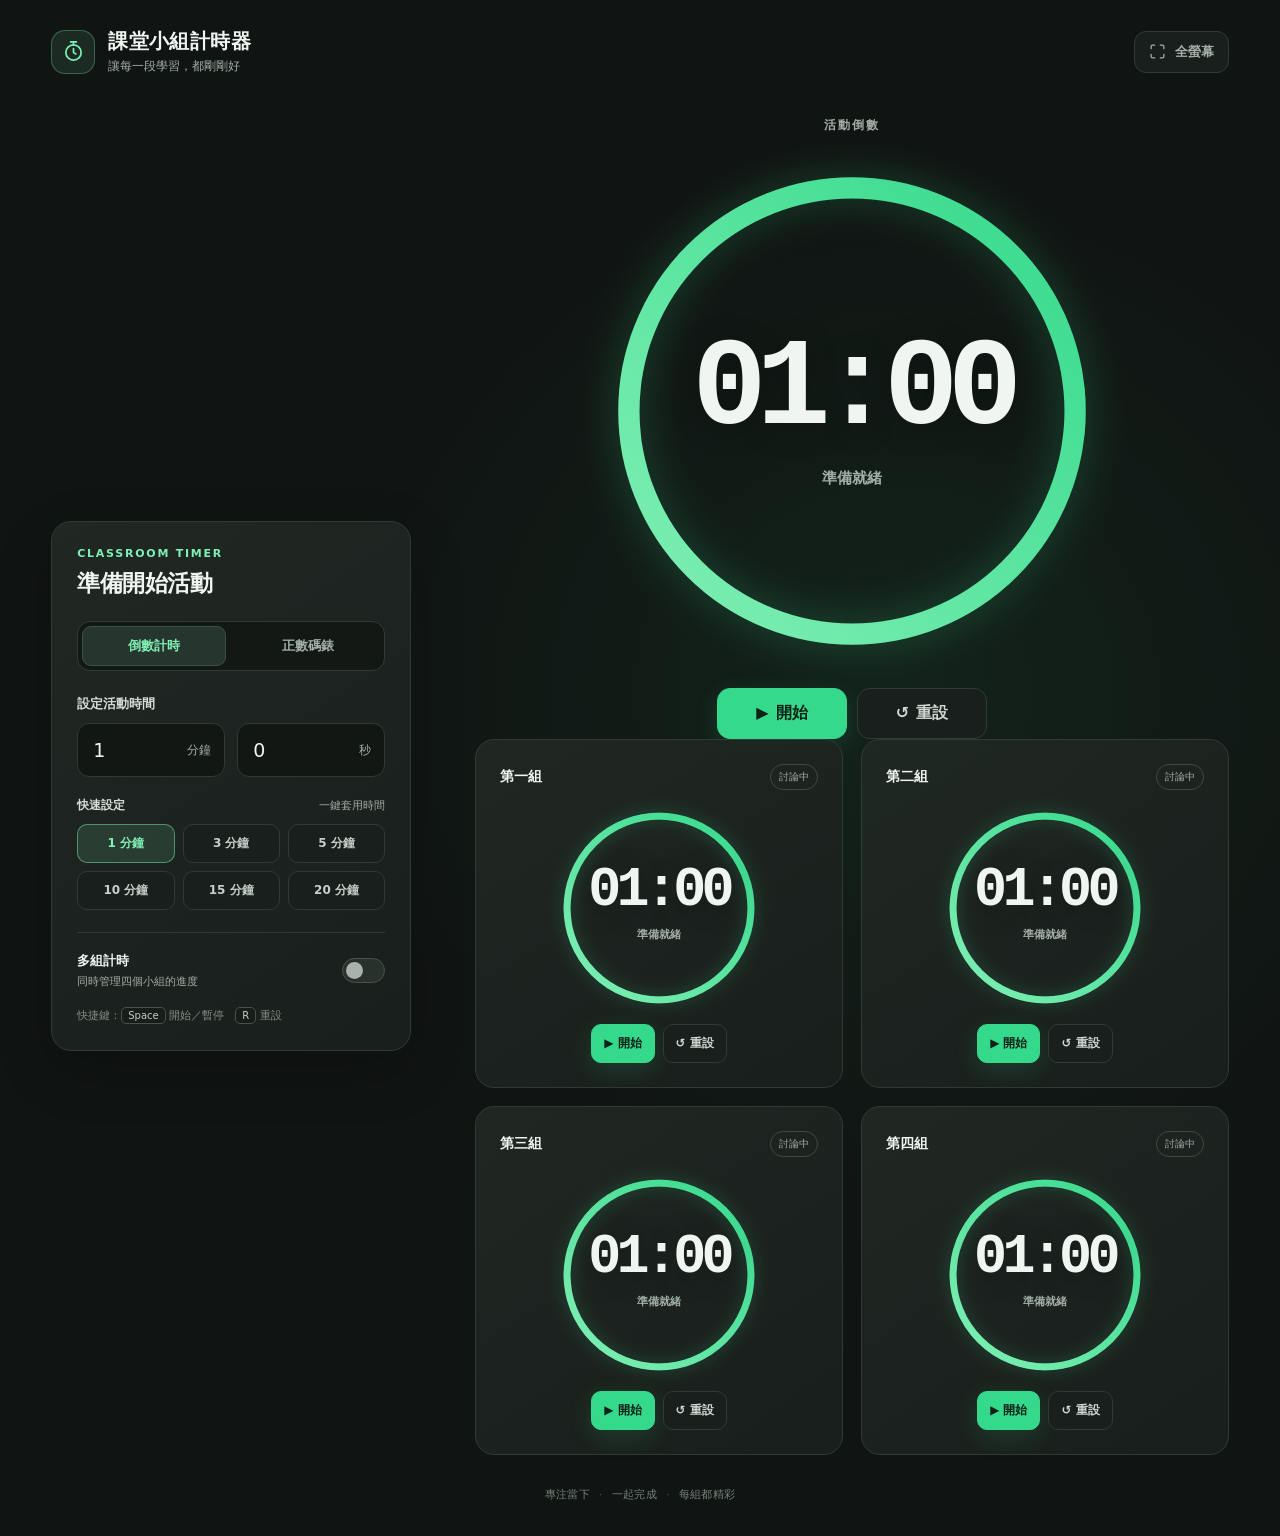
<file: index_3.html>
<!DOCTYPE html>
<html lang="zh-Hant">
<head>
  <meta charset="UTF-8">
  <meta name="viewport" content="width=device-width, initial-scale=1">
  <meta name="theme-color" content="#101412">
  <title>課堂小組倒數計時器</title>
  <style>
    :root {
      color-scheme: dark;
      --bg: #101412;
      --surface: #191f1c;
      --surface-raised: #202824;
      --line: #303b35;
      --text: #f1f5f2;
      --muted: #a2b0a8;
      --green: #81f0b5;
      --green-strong: #35d98c;
      --red: #ff4b58;
      --amber: #ffc66e;
      --radius: 20px;
    }

    * { box-sizing: border-box; }

    body {
      margin: 0;
      min-width: 320px;
      min-height: 100vh;
      background:
        radial-gradient(ellipse at 70% 45%, rgba(53, 217, 140, .075), transparent 45%),
        var(--bg);
      color: var(--text);
      font-family: system-ui, -apple-system, BlinkMacSystemFont, "Segoe UI", sans-serif;
    }

    button, input { font: inherit; }
    button { color: inherit; }

    .app {
      width: min(1440px, 100%);
      min-height: 100vh;
      margin: 0 auto;
      padding: 28px clamp(18px, 4vw, 56px) 34px;
      display: flex;
      flex-direction: column;
    }

    .topbar {
      display: flex;
      align-items: center;
      justify-content: space-between;
      gap: 16px;
      margin-bottom: 30px;
    }

    .brand {
      display: flex;
      align-items: center;
      gap: 13px;
      min-width: 0;
    }

    .brand-mark {
      display: grid;
      place-items: center;
      width: 44px;
      height: 44px;
      flex: 0 0 auto;
      border: 1px solid rgba(129, 240, 181, .3);
      border-radius: 14px;
      background: rgba(129, 240, 181, .1);
      color: var(--green);
    }

    .brand-mark svg { width: 23px; height: 23px; }
    .brand h1 { margin: 0; font-size: clamp(16px, 2vw, 20px); font-weight: 720; letter-spacing: .02em; }
    .brand p { margin: 3px 0 0; color: var(--muted); font-size: 12px; }

    .top-actions, .mode-switch, .control-row, .preset-grid {
      display: flex;
      align-items: center;
      gap: 10px;
    }

    .icon-button, .secondary-button, .primary-button, .preset-button, .mode-button, .group-action {
      border: 1px solid var(--line);
      background: var(--surface);
      cursor: pointer;
      transition: border-color .18s ease, background .18s ease, transform .18s ease;
    }

    button:hover { border-color: #62736a; }
    button:active { transform: translateY(1px); }
    button:focus-visible, input:focus-visible {
      outline: 3px solid rgba(129, 240, 181, .55);
      outline-offset: 2px;
    }

    .icon-button {
      display: inline-flex;
      align-items: center;
      justify-content: center;
      gap: 9px;
      min-height: 42px;
      padding: 0 14px;
      border-radius: 12px;
      color: var(--muted);
      font-size: 13px;
      font-weight: 650;
    }
    .icon-button svg { width: 17px; height: 17px; }

    .main-layout {
      display: grid;
      grid-template-columns: minmax(270px, 360px) minmax(0, 1fr);
      gap: clamp(26px, 5vw, 76px);
      align-items: center;
      flex: 1;
    }

    .settings-panel {
      padding: 25px;
      border: 1px solid var(--line);
      border-radius: var(--radius);
      background: linear-gradient(145deg, rgba(32, 40, 36, .96), rgba(25, 31, 28, .96));
      box-shadow: 0 20px 55px rgba(0, 0, 0, .18);
    }

    .eyebrow {
      margin: 0 0 8px;
      color: var(--green);
      font-size: 11px;
      font-weight: 800;
      letter-spacing: .16em;
      text-transform: uppercase;
    }
    .settings-panel h2 { margin: 0 0 22px; font-size: 23px; letter-spacing: -.02em; }

    .mode-switch {
      display: grid;
      grid-template-columns: 1fr 1fr;
      padding: 4px;
      margin-bottom: 24px;
      border: 1px solid var(--line);
      border-radius: 13px;
      background: #131815;
    }

    .mode-button {
      min-height: 40px;
      border-color: transparent;
      border-radius: 9px;
      background: transparent;
      color: var(--muted);
      font-size: 13px;
      font-weight: 700;
    }
    .mode-button[aria-pressed="true"] {
      border-color: #3a5145;
      background: #26352d;
      color: var(--green);
    }

    .field-label {
      display: block;
      margin-bottom: 10px;
      color: #d5ded8;
      font-size: 13px;
      font-weight: 700;
    }

    .time-inputs {
      display: grid;
      grid-template-columns: 1fr 1fr;
      gap: 12px;
    }
    .input-wrap { position: relative; }
    .input-wrap input {
      width: 100%;
      height: 54px;
      padding: 0 48px 0 15px;
      border: 1px solid var(--line);
      border-radius: 12px;
      background: #121714;
      color: var(--text);
      font-size: 19px;
      font-variant-numeric: tabular-nums;
    }
    .input-wrap span {
      position: absolute;
      top: 50%;
      right: 14px;
      transform: translateY(-50%);
      color: var(--muted);
      font-size: 12px;
      pointer-events: none;
    }
    .input-error {
      margin: 8px 0 0;
      color: #ff8991;
      font-size: 12px;
      line-height: 1.5;
    }

    .preset-heading {
      display: flex;
      justify-content: space-between;
      align-items: center;
      margin: 20px 0 10px;
      color: #d5ded8;
      font-size: 12px;
      font-weight: 700;
    }
    .preset-heading span:last-child { color: var(--muted); font-size: 11px; font-weight: 500; }
    .preset-grid { display: grid; grid-template-columns: repeat(3, 1fr); gap: 8px; }
    .preset-button {
      min-height: 39px;
      border-radius: 10px;
      color: #c5d0c9;
      font-size: 12px;
      font-weight: 700;
    }
    .preset-button[aria-pressed="true"] {
      border-color: rgba(129, 240, 181, .48);
      background: rgba(129, 240, 181, .12);
      color: var(--green);
    }

    .multi-toggle {
      display: flex;
      align-items: center;
      justify-content: space-between;
      gap: 14px;
      margin-top: 22px;
      padding-top: 19px;
      border-top: 1px solid var(--line);
      cursor: pointer;
    }
    .toggle-copy strong { display: block; font-size: 13px; }
    .toggle-copy small { display: block; margin-top: 4px; color: var(--muted); font-size: 11px; }
    .multi-toggle input { position: absolute; opacity: 0; pointer-events: none; }
    .switch {
      position: relative;
      width: 43px;
      height: 25px;
      flex: 0 0 auto;
      border: 1px solid #46534b;
      border-radius: 20px;
      background: #29312c;
      transition: background .2s ease;
    }
    .switch::after {
      position: absolute;
      top: 3px;
      left: 3px;
      width: 17px;
      height: 17px;
      border-radius: 50%;
      background: #a8b3ac;
      content: "";
      transition: transform .2s ease, background .2s ease;
    }
    .multi-toggle input:checked + .switch { background: #286044; }
    .multi-toggle input:checked + .switch::after { transform: translateX(18px); background: var(--green); }
    .multi-toggle input:focus-visible + .switch { outline: 3px solid rgba(129, 240, 181, .55); outline-offset: 2px; }

    .keyboard-hint {
      margin: 18px 0 0;
      color: #849188;
      font-size: 11px;
      line-height: 1.7;
    }
    kbd {
      padding: 2px 6px;
      border: 1px solid #46534b;
      border-radius: 5px;
      background: #171d19;
      color: #c4d0c8;
      font-family: inherit;
      font-size: 10px;
    }

    .timer-area {
      min-width: 0;
      display: flex;
      flex-direction: column;
      align-items: center;
      justify-content: center;
      padding: 12px 0;
    }

    .single-timer { width: min(100%, 620px); text-align: center; }
    .timer-kicker {
      margin: 0 0 22px;
      color: var(--muted);
      font-size: 12px;
      font-weight: 750;
      letter-spacing: .18em;
    }
    .ring-shell {
      position: relative;
      width: min(63vh, 43vw, 510px);
      min-width: 250px;
      aspect-ratio: 1;
      margin: 0 auto;
      display: grid;
      place-items: center;
    }
    .ring-svg { position: absolute; inset: 0; width: 100%; height: 100%; overflow: visible; transform: rotate(-90deg); }
    .ring-track, .ring-progress {
      fill: none;
      stroke-width: 10;
    }
    .ring-track { stroke: #29332d; }
    .ring-progress {
      stroke: url(#ringGradient);
      stroke-linecap: round;
      transition: stroke-dashoffset .12s linear, stroke .2s ease;
      filter: drop-shadow(0 0 9px rgba(53, 217, 140, .28));
    }
    .timer-content { position: relative; z-index: 1; width: 100%; }
    .time-display {
      color: var(--text);
      font-family: ui-monospace, SFMono-Regular, Menlo, Monaco, Consolas, monospace;
      font-size: clamp(62px, 10vw, 124px);
      font-weight: 720;
      letter-spacing: -.085em;
      line-height: 1;
      font-variant-numeric: tabular-nums;
      text-shadow: 0 4px 30px rgba(0, 0, 0, .25);
    }
    .timer-status {
      min-height: 26px;
      margin: 17px 0 0;
      color: var(--muted);
      font-size: 15px;
      font-weight: 650;
    }
    .timer-status.complete { color: var(--red); font-size: 20px; }
    .timer-status.running { color: var(--green); }
    .timer-actions { justify-content: center; margin-top: 22px; }
    .primary-button, .secondary-button {
      min-width: 130px;
      min-height: 51px;
      padding: 0 21px;
      border-radius: 13px;
      font-weight: 750;
    }
    .primary-button {
      border-color: var(--green-strong);
      background: var(--green-strong);
      color: #102218;
      box-shadow: 0 7px 24px rgba(53, 217, 140, .16);
    }
    .primary-button:hover { border-color: #69e8a8; background: #69e8a8; }
    .secondary-button { color: #ced8d1; }
    .button-icon { margin-right: 7px; }

    .multi-timers {
      width: 100%;
      display: grid;
      grid-template-columns: repeat(2, minmax(0, 1fr));
      gap: 18px;
    }
    .group-card {
      min-width: 0;
      padding: clamp(15px, 2vw, 24px);
      border: 1px solid var(--line);
      border-radius: 19px;
      background: linear-gradient(145deg, rgba(32, 40, 36, .94), rgba(25, 31, 28, .94));
      text-align: center;
    }
    .group-card header { display: flex; align-items: center; justify-content: space-between; gap: 8px; }
    .group-card h3 { margin: 0; font-size: 14px; }
    .group-badge {
      padding: 5px 8px;
      border: 1px solid #3b4b41;
      border-radius: 20px;
      color: var(--muted);
      font-size: 10px;
    }
    .group-ring { width: min(100%, 210px); min-width: 0; margin: 13px auto 8px; }
    .group-ring .ring-track, .group-ring .ring-progress { stroke-width: 8; }
    .group-ring .time-display { font-size: clamp(34px, 4.3vw, 58px); }
    .group-ring .timer-status { margin-top: 9px; font-size: 11px; }
    .group-ring .timer-status.complete { font-size: 14px; }
    .group-card .timer-actions { gap: 8px; margin-top: 11px; }
    .group-card .primary-button, .group-card .secondary-button {
      min-width: 0;
      min-height: 39px;
      padding: 0 12px;
      border-radius: 10px;
      font-size: 12px;
    }
    .group-card .primary-button .button-icon { margin-right: 4px; }
    .group-card .group-action { display: none; }
    .multi-global-actions { display: none; }
    .is-multi .multi-global-actions { display: flex; justify-content: center; gap: 10px; margin: 21px 0 0; }

    .footer {
      display: flex;
      justify-content: center;
      padding-top: 20px;
      color: #76827a;
      font-size: 11px;
      letter-spacing: .03em;
    }
    .footer span + span::before { margin: 0 9px; color: #435047; content: "·"; }

    .urgent .time-display { color: var(--red); }
    .urgent .ring-progress {
      stroke: var(--red);
      filter: drop-shadow(0 0 12px rgba(255, 75, 88, .38));
    }
    .urgent .time-display, .urgent .ring-progress { animation: urgent-pulse .8s ease-in-out infinite alternate; }
    .finished-flash::before {
      position: fixed;
      z-index: 20;
      inset: 0;
      background: rgba(255, 63, 78, .16);
      pointer-events: none;
      content: "";
      animation: finish-flash .48s ease-in-out 6 alternate;
    }
    @keyframes urgent-pulse { from { opacity: 1; } to { opacity: .52; } }
    @keyframes finish-flash { from { opacity: .1; } to { opacity: 1; } }

    .app:fullscreen {
      width: 100%;
      min-height: 100vh;
      padding: clamp(16px, 3vw, 44px);
      background: var(--bg);
    }
    .app:fullscreen .settings-panel, .app:fullscreen .footer { display: none; }
    .app:fullscreen .main-layout { display: block; }
    .app:fullscreen .timer-area { min-height: calc(100vh - 135px); }
    .app:fullscreen .ring-shell { width: min(70vh, 75vw, 720px); }
    .app:fullscreen .multi-timers { max-width: 1120px; margin: 0 auto; }
    .app:fullscreen .group-ring { width: min(100%, 260px); }
    .app:fullscreen .group-ring .time-display { font-size: clamp(42px, 5vw, 68px); }
    .app:fullscreen .multi-global-actions { margin-top: 18px; }

    @media (max-width: 800px) {
      .app { padding: 20px 20px 24px; }
      .topbar { margin-bottom: 22px; }
      .main-layout { grid-template-columns: minmax(250px, 310px) minmax(0, 1fr); gap: 24px; }
      .settings-panel { padding: 20px; }
      .ring-shell { width: min(54vh, 42vw, 400px); min-width: 210px; }
      .time-display { font-size: clamp(55px, 9vw, 88px); }
      .primary-button, .secondary-button { min-width: 112px; }
      .multi-timers { gap: 12px; }
    }

    @media (max-width: 620px) {
      .app { padding: 16px 16px 20px; }
      .topbar { margin-bottom: 18px; }
      .brand { gap: 10px; }
      .brand-mark { width: 39px; height: 39px; border-radius: 12px; }
      .brand p { font-size: 10px; }
      .icon-button { width: 42px; height: 42px; min-height: 42px; padding: 0; font-size: 0; }
      .icon-button svg { width: 19px; height: 19px; }
      .main-layout { display: flex; flex-direction: column; align-items: stretch; gap: 24px; }
      .settings-panel { width: 100%; padding: 19px; }
      .settings-panel h2 { margin-bottom: 17px; font-size: 21px; }
      .mode-switch { margin-bottom: 19px; }
      .timer-area { width: 100%; padding: 3px 0 12px; }
      .single-timer { width: 100%; }
      .timer-kicker { margin-bottom: 13px; }
      .ring-shell { width: min(76vw, 360px); min-width: 0; }
      .time-display { font-size: clamp(64px, 17vw, 98px); }
      .timer-status { margin-top: 12px; font-size: 13px; }
      .timer-actions { width: 100%; gap: 9px; margin-top: 16px; }
      .timer-actions button { flex: 1; min-width: 0; }
      .multi-timers { grid-template-columns: repeat(2, minmax(0, 1fr)); gap: 10px; }
      .group-card { padding: 13px 9px; border-radius: 15px; }
      .group-card h3 { font-size: 12px; }
      .group-badge { padding: 4px 6px; font-size: 9px; }
      .group-ring { width: min(100%, 160px); margin: 10px auto 3px; }
      .group-ring .time-display { font-size: clamp(31px, 8vw, 43px); }
      .group-ring .timer-actions { gap: 5px; }
      .group-card .primary-button, .group-card .secondary-button { padding: 0 8px; font-size: 11px; }
      .group-card .button-icon { display: none; }
      .is-multi .multi-global-actions button { flex: 1; min-width: 0; }
      .footer { padding-top: 10px; font-size: 10px; }
      .app:fullscreen { padding: 14px; }
      .app:fullscreen .timer-area { min-height: calc(100vh - 82px); }
      .app:fullscreen .ring-shell { width: min(68vh, 84vw, 560px); }
      .app:fullscreen .multi-timers { gap: 8px; }
      .app:fullscreen .group-ring { width: min(100%, 190px); }
    }

    @media (max-width: 370px) {
      .brand p { display: none; }
      .settings-panel { padding: 16px; }
      .multi-timers { grid-template-columns: 1fr; }
      .group-ring { width: min(60vw, 190px); }
    }

    @media (prefers-reduced-motion: reduce) {
      *, *::before, *::after { animation-duration: .01ms !important; animation-iteration-count: 1 !important; scroll-behavior: auto !important; }
    }
  </style>
</head>
<body>
  <main class="app" id="app">
    <header class="topbar">
      <div class="brand">
        <div class="brand-mark" aria-hidden="true">
          <svg viewBox="0 0 24 24" fill="none" stroke="currentColor" stroke-width="1.8" stroke-linecap="round" stroke-linejoin="round">
            <circle cx="12" cy="13" r="8"></circle><path d="M12 9v4l2.5 1.5M9 2h6M12 2v3"></path>
          </svg>
        </div>
        <div>
          <h1>課堂小組計時器</h1>
          <p>讓每一段學習，都剛剛好</p>
        </div>
      </div>
      <div class="top-actions">
        <button class="icon-button" id="fullscreenButton" type="button" aria-label="進入全螢幕" title="全螢幕展示">
          <svg viewBox="0 0 24 24" fill="none" stroke="currentColor" stroke-width="1.8" stroke-linecap="round">
            <path d="M8 3H5a2 2 0 0 0-2 2v3m13-5h3a2 2 0 0 1 2 2v3M3 16v3a2 2 0 0 0 2 2h3m13-5v3a2 2 0 0 1-2 2h-3"></path>
          </svg>
          全螢幕
        </button>
      </div>
    </header>

    <section class="main-layout" id="mainLayout">
      <aside class="settings-panel" aria-label="計時器設定">
        <p class="eyebrow">CLASSROOM TIMER</p>
        <h2>準備開始活動</h2>
        <div class="mode-switch" role="group" aria-label="計時模式">
          <button class="mode-button" id="countdownMode" type="button" aria-pressed="true">倒數計時</button>
          <button class="mode-button" id="stopwatchMode" type="button" aria-pressed="false">正數碼錶</button>
        </div>

        <div id="durationSettings">
          <label class="field-label" for="minutesInput">設定活動時間</label>
          <div class="time-inputs">
            <div class="input-wrap">
              <input id="minutesInput" type="number" inputmode="numeric" min="0" max="999" step="1" value="1" aria-label="分鐘">
              <span>分鐘</span>
            </div>
            <div class="input-wrap">
              <input id="secondsInput" type="number" inputmode="numeric" min="0" max="59" step="1" value="0" aria-label="秒數">
              <span>秒</span>
            </div>
          </div>
          <p class="input-error" id="durationError" role="alert" hidden></p>
          <div class="preset-heading"><span>快速設定</span><span>一鍵套用時間</span></div>
          <div class="preset-grid" role="group" aria-label="快速設定時間">
            <button class="preset-button" type="button" data-minutes="1" aria-pressed="true">1 分鐘</button>
            <button class="preset-button" type="button" data-minutes="3" aria-pressed="false">3 分鐘</button>
            <button class="preset-button" type="button" data-minutes="5" aria-pressed="false">5 分鐘</button>
            <button class="preset-button" type="button" data-minutes="10" aria-pressed="false">10 分鐘</button>
            <button class="preset-button" type="button" data-minutes="15" aria-pressed="false">15 分鐘</button>
            <button class="preset-button" type="button" data-minutes="20" aria-pressed="false">20 分鐘</button>
          </div>
        </div>

        <label class="multi-toggle" for="multiToggle">
          <span class="toggle-copy"><strong>多組計時</strong><small>同時管理四個小組的進度</small></span>
          <input id="multiToggle" type="checkbox">
          <span class="switch" aria-hidden="true"></span>
        </label>
        <p class="keyboard-hint">快捷鍵：<kbd>Space</kbd> 開始／暫停　<kbd>R</kbd> 重設</p>
      </aside>

      <section class="timer-area" aria-label="計時器">
        <div class="single-timer" id="singleTimer">
          <p class="timer-kicker" id="timerKicker">活動倒數</p>
          <div class="ring-shell" id="singleRingShell">
            <svg class="ring-svg" viewBox="0 0 240 240" aria-hidden="true">
              <defs>
                <linearGradient id="ringGradient" x1="0%" y1="0%" x2="100%" y2="100%">
                  <stop offset="0%" stop-color="#81f0b5"></stop>
                  <stop offset="100%" stop-color="#35d98c"></stop>
                </linearGradient>
              </defs>
              <circle class="ring-track" cx="120" cy="120" r="105"></circle>
              <circle class="ring-progress" id="singleProgress" cx="120" cy="120" r="105"></circle>
            </svg>
            <div class="timer-content">
              <div class="time-display" id="singleDisplay" role="timer" aria-live="off">01:00</div>
              <p class="timer-status" id="singleStatus" aria-live="polite">準備就緒</p>
            </div>
          </div>
          <div class="control-row timer-actions">
            <button class="primary-button" id="mainStartButton" type="button"><span class="button-icon">▶</span>開始</button>
            <button class="secondary-button" id="mainResetButton" type="button"><span class="button-icon">↺</span>重設</button>
          </div>
        </div>

        <div class="multi-timers" id="multiTimers" aria-label="四組小組計時器"></div>
        <div class="multi-global-actions control-row">
          <button class="primary-button" id="allStartButton" type="button">▶ 全部開始</button>
          <button class="secondary-button" id="allResetButton" type="button">↺ 全部重設</button>
        </div>
      </section>
    </section>

    <footer class="footer"><span>專注當下</span><span>一起完成</span><span>每組都精彩</span></footer>
    <div id="announcement" class="visually-hidden" aria-live="assertive"></div>
  </main>

  <style>
    .visually-hidden {
      position: absolute;
      width: 1px;
      height: 1px;
      padding: 0;
      margin: -1px;
      overflow: hidden;
      clip: rect(0, 0, 0, 0);
      white-space: nowrap;
      border: 0;
    }
  </style>

  <script>
    (() => {
      "use strict";

      const STORAGE_KEY = "classroom-group-timer-settings-v1";
      const CIRCUMFERENCE = 2 * Math.PI * 105;
      const GROUPS = ["第一組", "第二組", "第三組", "第四組"];
      const defaultSettings = { minutes: 1, seconds: 0, mode: "countdown", multi: false, preset: 1 };
      const timers = [];
      let mode = defaultSettings.mode;
      let multiMode = defaultSettings.multi;
      let configuredDurationMs = 60_000;
      let renderTimer = null;
      let alarmAudioContext = null;
      let flashTimeout = null;

      const app = document.getElementById("app");
      const minutesInput = document.getElementById("minutesInput");
      const secondsInput = document.getElementById("secondsInput");
      const durationError = document.getElementById("durationError");
      const durationSettings = document.getElementById("durationSettings");
      const multiToggle = document.getElementById("multiToggle");
      const singleDisplay = document.getElementById("singleDisplay");
      const singleStatus = document.getElementById("singleStatus");
      const singleProgress = document.getElementById("singleProgress");
      const singleRingShell = document.getElementById("singleRingShell");
      const mainStartButton = document.getElementById("mainStartButton");
      const announcement = document.getElementById("announcement");
      const presetButtons = [...document.querySelectorAll(".preset-button")];

      function readSettings() {
        try {
          const stored = localStorage.getItem(STORAGE_KEY);
          if (!stored) return { ...defaultSettings };
          const parsed = JSON.parse(stored);
          const minutes = Number.isInteger(parsed.minutes) && parsed.minutes >= 0 && parsed.minutes <= 999 ? parsed.minutes : defaultSettings.minutes;
          const seconds = Number.isInteger(parsed.seconds) && parsed.seconds >= 0 && parsed.seconds <= 59 ? parsed.seconds : defaultSettings.seconds;
          const preset = [1, 3, 5, 10, 15, 20].includes(parsed.preset) ? parsed.preset : null;
          return {
            minutes,
            seconds,
            mode: parsed.mode === "stopwatch" ? "stopwatch" : "countdown",
            multi: parsed.multi === true,
            preset
          };
        } catch (error) {
          console.warn("無法讀取已保存的計時器設定。", error);
          return { ...defaultSettings };
        }
      }

      function saveSettings() {
        try {
          localStorage.setItem(STORAGE_KEY, JSON.stringify({
            minutes: Number(minutesInput.value),
            seconds: Number(secondsInput.value),
            mode,
            multi: multiMode,
            preset: selectedPreset()
          }));
        } catch (error) {
          console.warn("無法保存計時器設定。", error);
        }
      }

      function selectedPreset() {
        const selected = presetButtons.find(button => button.getAttribute("aria-pressed") === "true");
        return selected ? Number(selected.dataset.minutes) : null;
      }

      function formatTime(totalSeconds) {
        const safeSeconds = Math.max(0, Math.floor(totalSeconds));
        const minutes = Math.floor(safeSeconds / 60);
        const seconds = safeSeconds % 60;
        return `${String(minutes).padStart(2, "0")}:${String(seconds).padStart(2, "0")}`;
      }

      function formatElapsed(milliseconds) {
        return formatTime(Math.floor(milliseconds / 1000));
      }

      function getConfiguredDuration() {
        const minutes = Number(minutesInput.value);
        const seconds = Number(secondsInput.value);
        if (!Number.isInteger(minutes) || minutes < 0 || minutes > 999 ||
            !Number.isInteger(seconds) || seconds < 0 || seconds > 59) {
          return null;
        }
        return (minutes * 60 + seconds) * 1000;
      }

      function syncDurationFromInputs(updateAll = true) {
        const duration = getConfiguredDuration();
        if (duration === null) {
          minutesInput.setAttribute("aria-invalid", "true");
          secondsInput.setAttribute("aria-invalid", "true");
          durationError.textContent = "請輸入 0–999 的整數分鐘，以及 0–59 的整數秒數。";
          durationError.hidden = false;
          return false;
        }
        if (duration === 0 && mode === "countdown") {
          minutesInput.setAttribute("aria-invalid", "true");
          secondsInput.setAttribute("aria-invalid", "true");
          durationError.textContent = "倒數時間必須大於 0 秒。";
          durationError.hidden = false;
          return false;
        }
        minutesInput.removeAttribute("aria-invalid");
        secondsInput.removeAttribute("aria-invalid");
        durationError.hidden = true;
        configuredDurationMs = duration;
        presetButtons.forEach(button => button.setAttribute("aria-pressed", "false"));
        if (updateAll) {
          timers.forEach(timer => {
            if (!timer.running) resetTimer(timer, false);
          });
        }
        saveSettings();
        render();
        return true;
      }

      function createTimer(name, element, isMain = false) {
        return {
          name,
          element,
          isMain,
          running: false,
          finished: false,
          endTime: null,
          startedAt: null,
          remainingMs: configuredDurationMs,
          elapsedBeforeStart: 0,
          durationMs: configuredDurationMs,
          animationFrame: null,
          display: element.querySelector(".time-display"),
          status: element.querySelector(".timer-status"),
          progress: element.querySelector(".ring-progress"),
          startButton: element.querySelector(isMain ? "#mainStartButton" : ".group-start"),
          urgent: false
        };
      }

      function makeGroupCards() {
        const container = document.getElementById("multiTimers");
        container.innerHTML = "";
        GROUPS.forEach((name, index) => {
          const card = document.createElement("article");
          card.className = "group-card";
          card.innerHTML = `
            <header><h3>${name}</h3><span class="group-badge">討論中</span></header>
            <div class="ring-shell group-ring">
              <svg class="ring-svg" viewBox="0 0 240 240" aria-hidden="true">
                <circle class="ring-track" cx="120" cy="120" r="105"></circle>
                <circle class="ring-progress" cx="120" cy="120" r="105"></circle>
              </svg>
              <div class="timer-content">
                <div class="time-display" role="timer" aria-live="off">01:00</div>
                <p class="timer-status" aria-live="polite">準備就緒</p>
              </div>
            </div>
            <div class="control-row timer-actions">
              <button class="primary-button group-start" type="button" aria-label="開始${name}計時"><span class="button-icon">▶</span>開始</button>
              <button class="secondary-button group-reset" type="button" aria-label="重設${name}計時">↺ 重設</button>
            </div>`;
          container.appendChild(card);
          const timer = createTimer(name, card);
          timer.index = index;
          timers.push(timer);
          card.querySelector(".group-start").addEventListener("click", () => toggleTimer(timer));
          card.querySelector(".group-reset").addEventListener("click", () => resetTimer(timer));
        });
      }

      function timerElapsed(timer, now = Date.now()) {
        if (timer.running) return timer.elapsedBeforeStart + (now - timer.startedAt);
        return timer.elapsedBeforeStart;
      }

      function timerRemaining(timer, now = Date.now()) {
        return timer.running ? Math.max(0, timer.endTime - now) : Math.max(0, timer.remainingMs);
      }

      function clearTimerFrame(timer) {
        if (timer.animationFrame !== null) {
          cancelAnimationFrame(timer.animationFrame);
          timer.animationFrame = null;
        }
      }

      function startTimer(timer) {
        if (timer.running) return;
        if (mode === "countdown") {
          const requestedDuration = getConfiguredDuration();
          if (requestedDuration === null || requestedDuration === 0) {
            syncDurationFromInputs();
            return;
          }
          if (requestedDuration !== configuredDurationMs) syncDurationFromInputs();
        }
        if (timer.finished || (!timer.isMain && timer.remainingMs <= 0)) resetTimer(timer, false);
        if (mode === "stopwatch") {
          timer.startedAt = Date.now();
          timer.running = true;
          timer.finished = false;
        } else {
          const remainingMs = timer.remainingMs;
          if (remainingMs <= 0) return;
          timer.endTime = Date.now() + remainingMs;
          timer.startedAt = Date.now();
          timer.running = true;
          timer.finished = false;
        }
        unlockAudio();
        scheduleRender();
        render();
      }

      function pauseTimer(timer) {
        if (!timer.running) return;
        const now = Date.now();
        if (mode === "stopwatch") {
          timer.elapsedBeforeStart += now - timer.startedAt;
        } else {
          timer.remainingMs = Math.max(0, timer.endTime - now);
        }
        timer.running = false;
        timer.startedAt = null;
        timer.endTime = null;
        clearTimerFrame(timer);
        render();
      }

      function toggleTimer(timer) {
        if (timer.running) pauseTimer(timer);
        else startTimer(timer);
      }

      function resetTimer(timer, shouldRender = true) {
        clearTimerFrame(timer);
        if (timer.finished) clearFinishedFlash();
        timer.running = false;
        timer.finished = false;
        timer.endTime = null;
        timer.startedAt = null;
        timer.remainingMs = mode === "stopwatch" ? 0 : configuredDurationMs;
        timer.elapsedBeforeStart = 0;
        timer.durationMs = configuredDurationMs;
        timer.urgent = false;
        if (shouldRender) render();
      }

      function resetAllTimers() {
        activeTimers().forEach(timer => resetTimer(timer, false));
        clearFinishedFlash();
        render();
      }

      function activeTimers() {
        return multiMode ? timers.slice(1) : [timers[0]];
      }

      function startAllTimers() {
        activeTimers().forEach(timer => {
          if (!timer.running) startTimer(timer);
        });
      }

      function pauseAllTimers() {
        activeTimers().forEach(timer => pauseTimer(timer));
      }

      function ringRatio(timer, now) {
        if (mode === "stopwatch") {
          const elapsed = timerElapsed(timer, now);
          return (elapsed % 60_000) / 60_000;
        }
        if (timer.durationMs <= 0) return 0;
        return timerRemaining(timer, now) / timer.durationMs;
      }

      function statusText(timer) {
        if (timer.finished) return "時間到！";
        if (timer.running) return mode === "stopwatch" ? "碼錶進行中" : "活動進行中";
        if (mode === "stopwatch" && timer.elapsedBeforeStart > 0) return "已暫停";
        if (mode === "stopwatch") return "準備就緒";
        if (timer.remainingMs < timer.durationMs) return "已暫停";
        return "準備就緒";
      }

      function updateTimer(timer, now) {
        if (timer.running && mode !== "stopwatch" && now >= timer.endTime) {
          timer.remainingMs = 0;
          timer.running = false;
          timer.finished = true;
          timer.endTime = null;
          timer.startedAt = null;
          timer.elapsedBeforeStart = timer.durationMs;
          timer.urgent = false;
          clearTimerFrame(timer);
          playAlarm();
          triggerFinishedFlash();
          announcement.textContent = `${timer.name}時間到！`;
        }

        const isStopwatch = mode === "stopwatch";
        const remainingMs = isStopwatch ? 0 : timerRemaining(timer, now);
        const totalSeconds = isStopwatch
          ? Math.floor(timerElapsed(timer, now) / 1000)
          : timer.running ? Math.ceil(remainingMs / 1000) : Math.ceil(timer.remainingMs / 1000);
        const ratio = Math.max(0, Math.min(1, ringRatio(timer, now)));
        const offset = CIRCUMFERENCE * (1 - ratio);
        const urgent = !isStopwatch && timer.running && remainingMs > 0 && remainingMs <= 10_000;
        timer.urgent = urgent;

        timer.display.textContent = formatTime(totalSeconds);
        timer.progress.style.strokeDasharray = String(CIRCUMFERENCE);
        timer.progress.style.strokeDashoffset = String(offset);
        timer.element.classList.toggle("urgent", urgent);
        timer.status.textContent = statusText(timer);
        timer.status.classList.toggle("complete", timer.finished);
        timer.status.classList.toggle("running", timer.running);

        if (timer.startButton) {
          const paused = timer.running;
          timer.startButton.innerHTML = paused
            ? '<span class="button-icon">Ⅱ</span>暫停'
            : '<span class="button-icon">▶</span>開始';
          timer.startButton.setAttribute("aria-label", `${paused ? "暫停" : "開始"}${timer.isMain ? "計時" : timer.name + "計時"}`);
        }
      }

      function render() {
        const now = Date.now();
        timers.forEach(timer => updateTimer(timer, now));
        app.classList.toggle("is-multi", multiMode);
        document.getElementById("singleTimer").hidden = multiMode;
        document.getElementById("multiTimers").hidden = !multiMode;
        document.querySelector(".multi-global-actions").hidden = !multiMode;
        durationSettings.hidden = mode === "stopwatch";
        document.getElementById("countdownMode").setAttribute("aria-pressed", String(mode === "countdown"));
        document.getElementById("stopwatchMode").setAttribute("aria-pressed", String(mode === "stopwatch"));
        document.getElementById("timerKicker").textContent = mode === "stopwatch" ? "活動碼錶" : "活動倒數";
        mainStartButton.innerHTML = timers[0].running
          ? '<span class="button-icon">Ⅱ</span>暫停'
          : '<span class="button-icon">▶</span>開始';
        mainStartButton.setAttribute("aria-label", timers[0].running ? "暫停計時" : "開始計時");
        document.getElementById("allStartButton").textContent = activeTimers().some(timer => timer.running) ? "Ⅱ 全部暫停" : "▶ 全部開始";
      }

      function scheduleRender() {
        if (renderTimer !== null) return;
        const tick = () => {
          renderTimer = null;
          const now = Date.now();
          timers.forEach(timer => {
            if (timer.running) updateTimer(timer, now);
          });
          if (timers.some(timer => timer.running)) {
            renderTimer = window.setTimeout(tick, 50);
          }
        };
        renderTimer = window.setTimeout(tick, 50);
      }

      function clearFinishedFlash() {
        document.body.classList.remove("finished-flash");
        if (flashTimeout !== null) {
          window.clearTimeout(flashTimeout);
          flashTimeout = null;
        }
      }

      function triggerFinishedFlash() {
        clearFinishedFlash();
        document.body.classList.remove("finished-flash");
        void document.body.offsetWidth;
        document.body.classList.add("finished-flash");
        flashTimeout = window.setTimeout(() => {
          document.body.classList.remove("finished-flash");
          flashTimeout = null;
        }, 2900);
      }

      function unlockAudio() {
        const AudioContextConstructor = window.AudioContext || window.webkitAudioContext;
        if (!AudioContextConstructor) return;
        if (!alarmAudioContext) alarmAudioContext = new AudioContextConstructor();
        if (alarmAudioContext.state === "suspended") {
          alarmAudioContext.resume().catch(error => console.warn("無法啟用響鈴音效。", error));
        }
      }

      function playAlarm() {
        if (!window.AudioContext && !window.webkitAudioContext) {
          console.warn("此瀏覽器不支援 Web Audio API，無法播放響鈴。");
          return;
        }
        unlockAudio();
        if (!alarmAudioContext) return;
        const now = alarmAudioContext.currentTime;
        [0, 0.42, 0.84].forEach(delay => {
          const oscillator = alarmAudioContext.createOscillator();
          const gain = alarmAudioContext.createGain();
          oscillator.type = "sine";
          oscillator.frequency.setValueAtTime(880, now + delay);
          oscillator.frequency.setValueAtTime(660, now + delay + 0.18);
          gain.gain.setValueAtTime(0.0001, now + delay);
          gain.gain.exponentialRampToValueAtTime(0.22, now + delay + 0.025);
          gain.gain.exponentialRampToValueAtTime(0.0001, now + delay + 0.34);
          oscillator.connect(gain);
          gain.connect(alarmAudioContext.destination);
          oscillator.start(now + delay);
          oscillator.stop(now + delay + 0.36);
        });
      }

      function setMode(nextMode) {
        if (mode === nextMode) return;
        mode = nextMode;
        timers.forEach(timer => resetTimer(timer, false));
        if (mode === "stopwatch") timers.forEach(timer => { timer.remainingMs = 0; });
        saveSettings();
        render();
      }

      function setMultiMode(enabled) {
        timers.forEach(timer => pauseTimer(timer));
        multiMode = enabled;
        multiToggle.checked = enabled;
        saveSettings();
        render();
      }

      function setPreset(minutes) {
        minutesInput.value = String(minutes);
        secondsInput.value = "0";
        presetButtons.forEach(button => {
          button.setAttribute("aria-pressed", String(Number(button.dataset.minutes) === minutes));
        });
        syncDurationFromInputs();
      }

      function toggleFullscreen() {
        if (document.fullscreenElement) {
          document.exitFullscreen().catch(error => console.warn("無法離開全螢幕模式。", error));
          return;
        }
        if (app.requestFullscreen) {
          app.requestFullscreen().catch(error => console.warn("無法進入全螢幕模式。", error));
        }
      }

      makeGroupCards();
      const mainTimer = createTimer("活動", document.getElementById("singleTimer"), true);
      timers.unshift(mainTimer);
      mainTimer.progress.style.strokeDasharray = String(CIRCUMFERENCE);

      const settings = readSettings();
      minutesInput.value = String(settings.minutes);
      secondsInput.value = String(settings.seconds);
      mode = settings.mode;
      configuredDurationMs = (settings.minutes * 60 + settings.seconds) * 1000;
      timers.forEach(timer => {
        timer.durationMs = configuredDurationMs;
        timer.remainingMs = mode === "stopwatch" ? 0 : configuredDurationMs;
      });
      multiMode = settings.multi;
      multiToggle.checked = multiMode;
      if (settings.preset !== null && settings.seconds === 0 && settings.minutes === settings.preset) {
        presetButtons.forEach(button => button.setAttribute("aria-pressed", String(Number(button.dataset.minutes) === settings.preset)));
      } else {
        presetButtons.forEach(button => button.setAttribute("aria-pressed", "false"));
      }

      document.getElementById("countdownMode").addEventListener("click", () => setMode("countdown"));
      document.getElementById("stopwatchMode").addEventListener("click", () => setMode("stopwatch"));
      presetButtons.forEach(button => button.addEventListener("click", () => setPreset(Number(button.dataset.minutes))));
      minutesInput.addEventListener("change", () => syncDurationFromInputs());
      secondsInput.addEventListener("change", () => syncDurationFromInputs());
      minutesInput.addEventListener("input", () => presetButtons.forEach(button => button.setAttribute("aria-pressed", "false")));
      secondsInput.addEventListener("input", () => presetButtons.forEach(button => button.setAttribute("aria-pressed", "false")));
      multiToggle.addEventListener("change", () => setMultiMode(multiToggle.checked));
      mainStartButton.addEventListener("click", () => toggleTimer(mainTimer));
      document.getElementById("mainResetButton").addEventListener("click", () => resetTimer(mainTimer));
      document.getElementById("allStartButton").addEventListener("click", () => {
        if (activeTimers().some(timer => timer.running)) pauseAllTimers();
        else startAllTimers();
      });
      document.getElementById("allResetButton").addEventListener("click", resetAllTimers);
      document.getElementById("fullscreenButton").addEventListener("click", toggleFullscreen);
      document.addEventListener("fullscreenchange", () => {
        const button = document.getElementById("fullscreenButton");
        const isFullscreen = Boolean(document.fullscreenElement);
        button.setAttribute("aria-label", isFullscreen ? "離開全螢幕" : "進入全螢幕");
        button.title = isFullscreen ? "離開全螢幕" : "全螢幕展示";
      });
      document.addEventListener("keydown", event => {
        if (event.code === "Space" && !event.repeat && !event.target.matches("input, textarea, select, button")) {
          event.preventDefault();
          if (multiMode) {
            if (activeTimers().some(timer => timer.running)) pauseAllTimers();
            else startAllTimers();
          } else {
            toggleTimer(mainTimer);
          }
        }
        if (event.key.toLowerCase() === "r" && !event.repeat && !event.target.matches("input, textarea, select")) {
          if (multiMode) resetAllTimers();
          else resetTimer(mainTimer);
        }
      });
      document.addEventListener("visibilitychange", () => {
        if (!document.hidden) {
          render();
          if (activeTimers().some(timer => timer.running)) scheduleRender();
        }
      });

      render();
    })();
  </script>
</body>
</html>
</file>
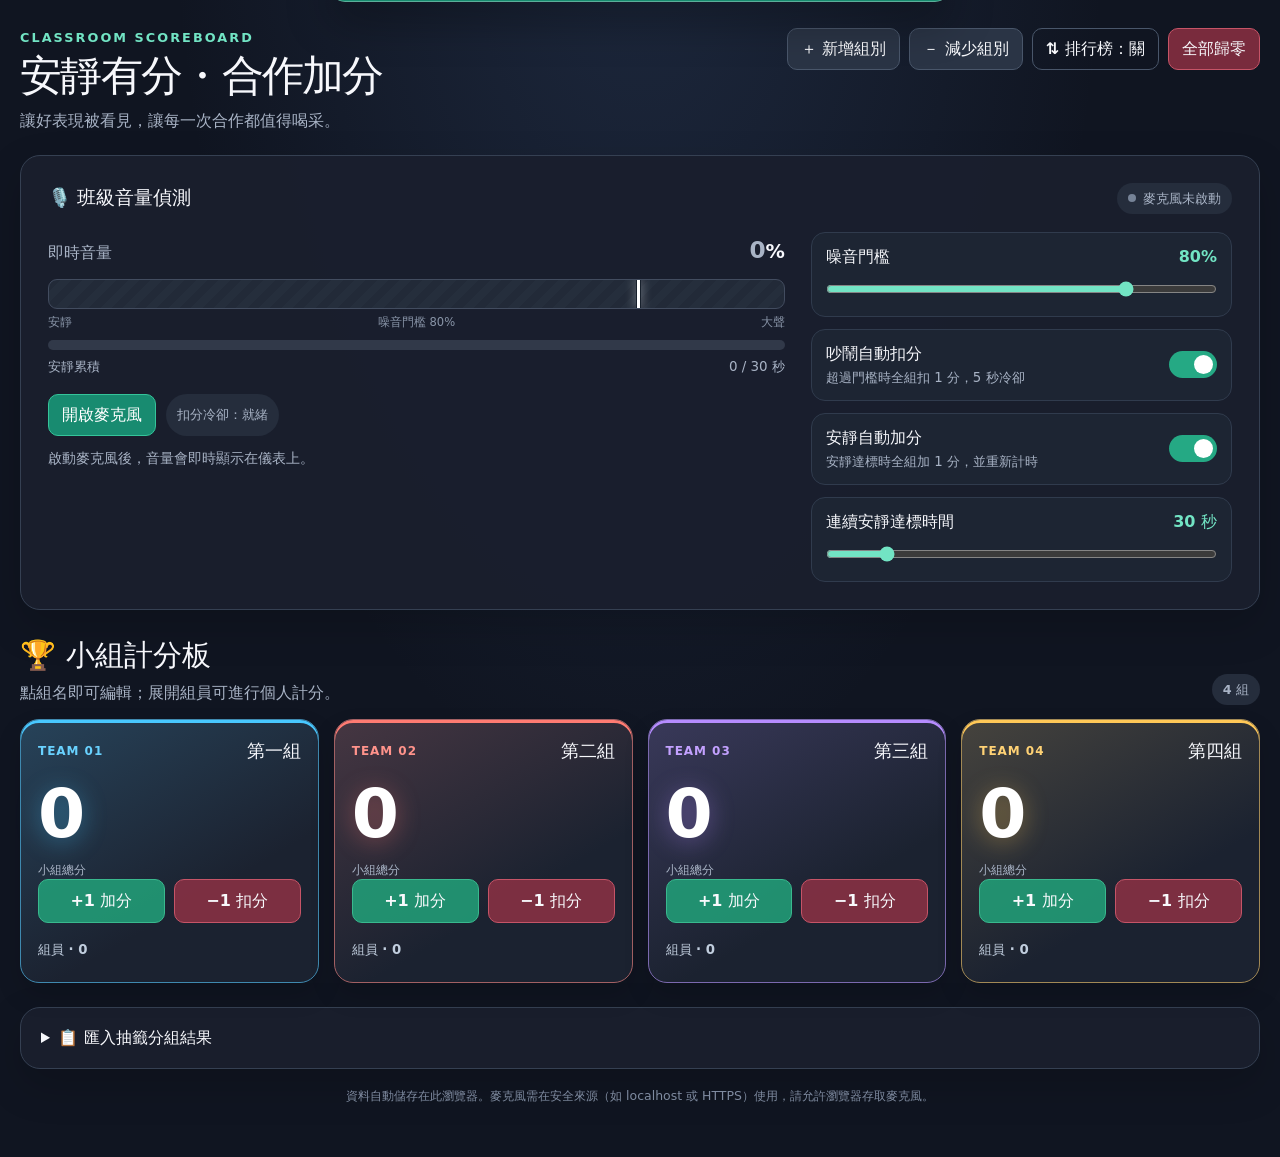
<file: index_4.html>
<!doctype html>
<html lang="zh-Hant">
<head>
  <meta charset="utf-8">
  <meta name="viewport" content="width=device-width, initial-scale=1">
  <meta name="theme-color" content="#101521">
  <title>課堂計分板｜安靜有分・合作加分</title>
  <style>
    :root {
      color-scheme: dark;
      --page: #101521;
      --panel: #191f2d;
      --panel-raised: #202838;
      --line: #354052;
      --muted: #a8b3c5;
      --text: #f7f8fc;
      --accent: #72e4c4;
      --danger: #ff697d;
      --warning: #ffd166;
      font-family: ui-sans-serif, system-ui, -apple-system, BlinkMacSystemFont, "Segoe UI", sans-serif;
      font-synthesis: none;
    }

    * { box-sizing: border-box; }
    body {
      min-width: 320px;
      margin: 0;
      background:
        radial-gradient(ellipse at 50% -15%, rgba(68, 98, 148, .26), transparent 52%),
        var(--page);
      color: var(--text);
      line-height: 1.5;
    }
    button, input, textarea { font: inherit; }
    button { color: inherit; }
    button:focus-visible, input:focus-visible, textarea:focus-visible {
      outline: 3px solid var(--accent);
      outline-offset: 2px;
    }
    .shell { width: min(1320px, 100% - 40px); margin: 0 auto; padding: 28px 0 52px; }
    .topbar { display: flex; align-items: flex-start; justify-content: space-between; gap: 20px; margin-bottom: 22px; }
    .eyebrow { margin: 0 0 5px; color: var(--accent); font-size: .8rem; font-weight: 800; letter-spacing: .16em; }
    h1 { margin: 0; font-size: clamp(1.7rem, 4vw, 2.65rem); letter-spacing: -.04em; line-height: 1.12; }
    .subtitle { margin: 9px 0 0; color: var(--muted); }
    .toolbar { display: flex; flex-wrap: wrap; justify-content: flex-end; gap: 9px; }
    .panel { border: 1px solid var(--line); border-radius: 20px; background: rgba(25, 31, 45, .96); box-shadow: 0 16px 42px rgba(0, 0, 0, .17); }
    .noise-panel { padding: clamp(17px, 3vw, 27px); margin-bottom: 24px; }
    .section-heading { display: flex; align-items: center; justify-content: space-between; gap: 15px; margin-bottom: 18px; }
    .section-heading h2 { margin: 0; font-size: 1.16rem; }
    .live-pill, .status-pill { display: inline-flex; align-items: center; gap: 7px; border-radius: 999px; padding: 6px 11px; color: var(--muted); background: #252d3c; font-size: .8rem; font-weight: 750; white-space: nowrap; }
    .live-dot { width: 8px; height: 8px; border-radius: 50%; background: #768397; }
    .live-pill.active { color: #c6ffef; background: rgba(49, 178, 145, .17); }
    .live-pill.active .live-dot { background: #58edbd; box-shadow: 0 0 12px #58edbd; }
    .noise-layout { display: grid; grid-template-columns: minmax(0, 1.4fr) minmax(250px, .8fr); gap: 26px; align-items: stretch; }
    .meter-area { min-width: 0; }
    .meter-meta { display: flex; align-items: baseline; justify-content: space-between; gap: 12px; margin: 1px 0 11px; }
    .meter-meta span:first-child { color: var(--muted); font-weight: 700; }
    .volume-number { font-size: 1.45rem; font-weight: 900; font-variant-numeric: tabular-nums; }
    .meter {
      --level: 0%;
      --threshold: 80%;
      position: relative;
      height: 30px;
      overflow: hidden;
      border: 1px solid #424c5f;
      border-radius: 9px;
      background: repeating-linear-gradient(135deg, #222a38 0 8px, #252e3c 8px 16px);
    }
    .meter-fill {
      width: var(--level);
      height: 100%;
      border-radius: inherit;
      background: linear-gradient(90deg, #47dcac 0%, #c8e85a 58%, #ffb84d 78%, #ff596f 100%);
      transition: width 100ms linear;
    }
    .threshold-marker { position: absolute; top: -2px; bottom: -2px; left: var(--threshold); width: 3px; background: #fff; box-shadow: 0 0 0 1px #17202c, 0 0 11px rgba(255,255,255,.75); }
    .meter-labels { display: flex; justify-content: space-between; margin-top: 5px; color: #8995a8; font-size: .72rem; }
    .quiet-progress { height: 10px; overflow: hidden; margin-top: 9px; border-radius: 99px; background: #313949; }
    .quiet-fill { width: 0; height: 100%; border-radius: inherit; background: linear-gradient(90deg, #54d7ae, #b4ef76); transition: width 120ms linear; }
    .quiet-meta { display: flex; justify-content: space-between; gap: 10px; margin-top: 7px; color: var(--muted); font-size: .84rem; }
    .audio-actions { display: flex; flex-wrap: wrap; gap: 10px; margin-top: 17px; }
    .noise-controls { display: grid; gap: 12px; align-content: start; }
    .control-card { border: 1px solid #303b4d; border-radius: 14px; padding: 12px 14px; background: #1d2533; }
    .control-title { display: flex; justify-content: space-between; gap: 10px; margin-bottom: 7px; font-weight: 750; }
    .control-title output { color: var(--accent); font-variant-numeric: tabular-nums; }
    input[type="range"] { width: 100%; margin: 5px 0 0; accent-color: var(--accent); }
    .switch-row { display: flex; align-items: center; justify-content: space-between; gap: 12px; }
    .switch-copy { font-weight: 750; }
    .switch-copy small { display: block; margin-top: 2px; color: var(--muted); font-weight: 450; }
    .switch { position: relative; width: 48px; height: 27px; flex: 0 0 auto; }
    .switch input { position: absolute; width: 1px; height: 1px; opacity: 0; }
    .switch-track { position: absolute; inset: 0; border-radius: 99px; background: #505b6d; cursor: pointer; transition: background .2s; }
    .switch-track::after { position: absolute; top: 4px; left: 4px; width: 19px; height: 19px; border-radius: 50%; background: #fff; content: ""; transition: transform .2s; }
    .switch input:checked + .switch-track { background: #25a984; }
    .switch input:checked + .switch-track::after { transform: translateX(21px); }
    .switch input:focus-visible + .switch-track { outline: 3px solid var(--accent); outline-offset: 3px; }
    .status-message { min-height: 24px; margin: 12px 0 0; color: var(--muted); font-size: .88rem; }
    .status-message.error { color: #ff9eab; }
    .score-section { margin-top: 12px; }
    .score-heading { align-items: flex-end; margin-bottom: 14px; }
    .score-heading h2 { font-size: clamp(1.35rem, 3vw, 1.8rem); }
    .score-heading p { margin: 4px 0 0; color: var(--muted); }
    .teams { display: grid; grid-template-columns: repeat(4, minmax(0, 1fr)); gap: 15px; }
    .team-card {
      --team-color: #56c8ff;
      position: relative;
      min-width: 0;
      border: 1px solid color-mix(in srgb, var(--team-color) 54%, #354052);
      border-radius: 19px;
      background: linear-gradient(150deg, color-mix(in srgb, var(--team-color) 17%, #202838), #1b2230 65%);
      box-shadow: inset 0 3px 0 var(--team-color), 0 12px 26px rgba(0,0,0,.14);
      transition: transform .42s cubic-bezier(.2,.8,.2,1), box-shadow .2s;
    }
    .team-card:hover { box-shadow: inset 0 3px 0 var(--team-color), 0 15px 30px rgba(0,0,0,.24); }
    .team-inner { padding: 17px; }
    .team-topline { display: flex; align-items: center; justify-content: space-between; gap: 8px; }
    .rank-label { color: color-mix(in srgb, var(--team-color) 82%, white); font-size: .75rem; font-weight: 850; letter-spacing: .08em; }
    .team-name-button { display: block; max-width: 100%; overflow: hidden; border: 0; padding: 0; background: transparent; color: var(--text); font-size: 1.13rem; font-weight: 850; text-align: left; text-overflow: ellipsis; white-space: nowrap; cursor: text; }
    .team-name-input { width: min(100%, 210px); border: 1px solid var(--team-color); border-radius: 7px; padding: 4px 7px; background: #111722; color: #fff; font-weight: 800; }
    .total-score { margin: 17px 0 13px; color: #fff; font-size: clamp(3rem, 5.3vw, 4.5rem); font-weight: 950; line-height: .98; letter-spacing: -.06em; font-variant-numeric: tabular-nums; text-shadow: 0 4px 24px color-mix(in srgb, var(--team-color) 40%, transparent); }
    .score-caption { margin-top: 6px; color: #aab5c7; font-size: .76rem; }
    .team-controls { display: grid; grid-template-columns: 1fr 1fr; gap: 9px; }
    .team-controls button { min-height: 44px; }
    .team-footer { display: flex; justify-content: space-between; gap: 8px; margin-top: 12px; }
    .text-button { border: 0; padding: 5px 0; background: transparent; color: #c1cede; font-size: .83rem; font-weight: 750; cursor: pointer; }
    .text-button:hover { color: #fff; }
    .members { display: none; border-top: 1px solid #3a4658; margin-top: 14px; padding-top: 12px; }
    .team-card.expanded .members { display: block; }
    .members-heading { display: flex; align-items: center; justify-content: space-between; gap: 8px; margin-bottom: 7px; font-size: .85rem; font-weight: 800; }
    .member-list { display: grid; gap: 7px; }
    .member-row { display: grid; grid-template-columns: minmax(0, 1fr) auto auto auto auto; align-items: center; gap: 5px; }
    .member-name { min-width: 0; overflow: hidden; color: #e5ebf4; font-size: .84rem; text-overflow: ellipsis; white-space: nowrap; }
    .member-score { min-width: 22px; color: var(--team-color); font-size: .85rem; font-weight: 850; text-align: center; font-variant-numeric: tabular-nums; }
    .member-row button { width: 30px; height: 30px; padding: 0; }
    .member-remove { color: #aab5c7 !important; }
    .add-member-form { display: flex; gap: 6px; margin-top: 10px; }
    .add-member-form input { min-width: 0; flex: 1; }
    .button {
      display: inline-flex;
      align-items: center;
      justify-content: center;
      gap: 7px;
      min-height: 40px;
      border: 1px solid #49566a;
      border-radius: 10px;
      padding: 8px 13px;
      background: #2a3445;
      color: #f8f9fc;
      font-weight: 780;
      cursor: pointer;
      transition: transform .12s, background .15s, border-color .15s;
    }
    .button:hover { border-color: #8392a8; background: #354156; }
    .button:active { transform: scale(.97); }
    .button.primary { border-color: #35c49a; background: #188b70; color: #fff; }
    .button.primary:hover { background: #1ba381; }
    .button.good { border-color: #39b98e; background: rgba(34, 159, 120, .88); }
    .button.bad { border-color: #c65467; background: rgba(157, 51, 71, .75); }
    .button.small { min-height: 31px; border-radius: 8px; padding: 5px 9px; font-size: .8rem; }
    .button.icon { min-width: 39px; min-height: 34px; border-radius: 8px; padding: 4px 8px; font-size: 1rem; }
    .button.subtle { background: transparent; }
    .button:disabled { opacity: .6; cursor: not-allowed; }
    .score-pop { animation: score-pop .32s ease-out; }
    @keyframes score-pop { 0% { transform: scale(.78); } 65% { transform: scale(1.13); } 100% { transform: scale(1); } }
    .notice {
      position: fixed;
      z-index: 5;
      top: 18px;
      left: 50%;
      width: min(620px, calc(100% - 28px));
      border: 1px solid rgba(255,255,255,.3);
      border-radius: 15px;
      padding: 15px 20px;
      background: #168b6e;
      color: #fff;
      box-shadow: 0 15px 45px rgba(0,0,0,.38);
      font-size: 1.02rem;
      font-weight: 900;
      text-align: center;
      transform: translate(-50%, -150%);
      transition: transform .32s cubic-bezier(.2,.85,.2,1);
    }
    .notice.show { transform: translate(-50%, 0); }
    .notice.penalty { background: #bb344d; }
    .import-panel { margin-top: 24px; padding: 18px 20px; }
    .import-panel summary { cursor: pointer; font-weight: 850; }
    .import-panel p { margin: 9px 0; color: var(--muted); font-size: .88rem; }
    .import-content { margin-top: 13px; }
    textarea, input[type="text"], .add-member-form input {
      border: 1px solid #48566a;
      border-radius: 9px;
      padding: 9px 11px;
      background: #121925;
      color: #f8f9fc;
    }
    textarea { display: block; width: 100%; min-height: 130px; resize: vertical; }
    .import-actions { display: flex; align-items: center; flex-wrap: wrap; gap: 10px; margin-top: 10px; }
    .import-status { color: var(--muted); font-size: .85rem; }
    .footer-note { margin: 18px 0 0; color: #7f8ba0; font-size: .78rem; text-align: center; }
    @media (max-width: 900px) {
      .teams { grid-template-columns: repeat(2, minmax(0, 1fr)); }
      .noise-layout { grid-template-columns: minmax(0, 1fr) minmax(230px, .8fr); gap: 16px; }
      .topbar { align-items: flex-start; }
    }
    @media (max-width: 640px) {
      .shell { width: min(100% - 24px, 540px); padding-top: 20px; }
      .topbar { display: block; }
      .toolbar { justify-content: flex-start; margin-top: 15px; }
      .noise-layout { grid-template-columns: 1fr; }
      .section-heading { align-items: flex-start; }
      .score-heading { align-items: flex-start; flex-direction: column; }
      .team-inner { padding: 13px; }
      .team-controls { gap: 6px; }
      .team-controls button { min-height: 40px; padding: 7px 5px; }
      .total-score { margin: 14px 0 11px; font-size: clamp(2.7rem, 12vw, 3.8rem); }
      .member-row { grid-template-columns: minmax(0, 1fr) auto auto auto auto; gap: 3px; }
      .member-row button { width: 27px; height: 28px; }
      .member-name { font-size: .78rem; }
    }
    @media (max-width: 365px) {
      .teams { gap: 9px; }
      .team-inner { padding: 10px; }
      .team-name-button { font-size: 1rem; }
      .button { padding-inline: 9px; }
    }
    @media (prefers-reduced-motion: reduce) {
      *, *::before, *::after { scroll-behavior: auto !important; animation-duration: .01ms !important; transition-duration: .01ms !important; }
    }
  </style>
</head>
<body>
  <main class="shell">
    <header class="topbar">
      <div>
        <p class="eyebrow">CLASSROOM SCOREBOARD</p>
        <h1>安靜有分・合作加分</h1>
        <p class="subtitle">讓好表現被看見，讓每一次合作都值得喝采。</p>
      </div>
      <div class="toolbar" aria-label="計分板工具">
        <button class="button" id="add-team" type="button">＋ 新增組別</button>
        <button class="button" id="remove-team" type="button">－ 減少組別</button>
        <button class="button subtle" id="ranking-toggle" type="button" aria-pressed="false">⇅ 排行榜：關</button>
        <button class="button bad" id="reset-scores" type="button">全部歸零</button>
      </div>
    </header>

    <section class="panel noise-panel" aria-labelledby="noise-title">
      <div class="section-heading">
        <h2 id="noise-title">🎙️ 班級音量偵測</h2>
        <span class="live-pill" id="mic-state"><span class="live-dot"></span><span>麥克風未啟動</span></span>
      </div>
      <div class="noise-layout">
        <div class="meter-area">
          <div class="meter-meta">
            <span>即時音量</span>
            <span class="volume-number"><span id="volume-number">0</span><small>%</small></span>
          </div>
          <div class="meter" id="volume-meter" role="meter" aria-label="即時音量" aria-valuemin="0" aria-valuemax="100" aria-valuenow="0">
            <div class="meter-fill" id="meter-fill"></div>
            <div class="threshold-marker" id="threshold-marker" aria-hidden="true"></div>
          </div>
          <div class="meter-labels"><span>安靜</span><span id="threshold-caption">噪音門檻 80%</span><span>大聲</span></div>
          <div class="quiet-progress" aria-label="安靜累積進度"><div class="quiet-fill" id="quiet-fill"></div></div>
          <div class="quiet-meta"><span>安靜累積</span><span id="quiet-time">0 / 30 秒</span></div>
          <div class="audio-actions">
            <button class="button primary" id="mic-toggle" type="button">開啟麥克風</button>
            <span class="status-pill" id="cooldown-status">扣分冷卻：就緒</span>
          </div>
          <p class="status-message" id="mic-message" role="status" aria-live="polite">啟動麥克風後，音量會即時顯示在儀表上。</p>
        </div>
        <div class="noise-controls">
          <div class="control-card">
            <label class="control-title" for="threshold-input"><span>噪音門檻</span><output id="threshold-value">80%</output></label>
            <input id="threshold-input" type="range" min="10" max="100" step="1" value="80">
          </div>
          <div class="control-card switch-row">
            <div class="switch-copy">吵鬧自動扣分<small>超過門檻時全組扣 1 分，5 秒冷卻</small></div>
            <label class="switch" aria-label="啟用吵鬧自動扣分">
              <input id="penalty-toggle" type="checkbox" checked>
              <span class="switch-track"></span>
            </label>
          </div>
          <div class="control-card switch-row">
            <div class="switch-copy">安靜自動加分<small>安靜達標時全組加 1 分，並重新計時</small></div>
            <label class="switch" aria-label="啟用安靜自動加分">
              <input id="quiet-toggle" type="checkbox" checked>
              <span class="switch-track"></span>
            </label>
          </div>
          <div class="control-card">
            <label class="control-title" for="quiet-seconds"><span>連續安靜達標時間</span><output id="quiet-seconds-value">30 秒</output></label>
            <input id="quiet-seconds" type="range" min="5" max="180" step="1" value="30">
          </div>
        </div>
      </div>
    </section>

    <section class="score-section" aria-labelledby="teams-title">
      <div class="section-heading score-heading">
        <div>
          <h2 id="teams-title">🏆 小組計分板</h2>
          <p>點組名即可編輯；展開組員可進行個人計分。</p>
        </div>
        <span class="status-pill" id="team-count">4 組</span>
      </div>
      <div class="teams" id="teams" aria-live="polite"></div>
    </section>

    <details class="panel import-panel">
      <summary>📋 匯入抽籤分組結果</summary>
      <div class="import-content">
        <p>貼上分組結果文字；支援「第一組：王小明、陳小華」或每組標題後逐行列出組員。</p>
        <textarea id="import-text" placeholder="第一組：王小明、陳小華&#10;第二組：林同學、張同學&#10;第三組：李同學、周同學"></textarea>
        <div class="import-actions">
          <button class="button primary" id="import-teams" type="button">匯入並取代目前組別</button>
          <span class="import-status" id="import-status" role="status" aria-live="polite"></span>
        </div>
      </div>
    </details>
    <p class="footer-note">資料自動儲存在此瀏覽器。麥克風需在安全來源（如 localhost 或 HTTPS）使用，請允許瀏覽器存取麥克風。</p>
  </main>
  <div class="notice" id="notice" role="status" aria-live="assertive"></div>

  <script>
    (() => {
      "use strict";

      const STORAGE_KEY = "classroom-scoreboard-v1";
      const COLORS = ["#48c8ff", "#ff7b72", "#b68cff", "#ffc857", "#59d7a5", "#ff83c6", "#9daeff", "#f28d4e"];
      const DEFAULT_TEAMS = ["第一組", "第二組", "第三組", "第四組"].map((name) => ({
        id: createId(),
        name,
        baseScore: 0,
        members: []
      }));
      const elements = {
        teams: document.getElementById("teams"),
        teamCount: document.getElementById("team-count"),
        addTeam: document.getElementById("add-team"),
        removeTeam: document.getElementById("remove-team"),
        resetScores: document.getElementById("reset-scores"),
        rankingToggle: document.getElementById("ranking-toggle"),
        threshold: document.getElementById("threshold-input"),
        thresholdValue: document.getElementById("threshold-value"),
        thresholdCaption: document.getElementById("threshold-caption"),
        meter: document.getElementById("volume-meter"),
        meterFill: document.getElementById("meter-fill"),
        volumeNumber: document.getElementById("volume-number"),
        penaltyToggle: document.getElementById("penalty-toggle"),
        quietToggle: document.getElementById("quiet-toggle"),
        quietSeconds: document.getElementById("quiet-seconds"),
        quietSecondsValue: document.getElementById("quiet-seconds-value"),
        quietFill: document.getElementById("quiet-fill"),
        quietTime: document.getElementById("quiet-time"),
        micState: document.getElementById("mic-state"),
        micToggle: document.getElementById("mic-toggle"),
        micMessage: document.getElementById("mic-message"),
        cooldownStatus: document.getElementById("cooldown-status"),
        notice: document.getElementById("notice"),
        importText: document.getElementById("import-text"),
        importTeams: document.getElementById("import-teams"),
        importStatus: document.getElementById("import-status")
      };

      let state = loadState();
      let audioContext = null;
      let micStream = null;
      let analyser = null;
      let sourceNode = null;
      let animationFrame = 0;
      let lastFrameAt = 0;
      let quietElapsed = 0;
      let cooldownUntil = 0;
      let noticeTimeout = 0;
      let volume = 0;

      function createId() {
        return `${Date.now().toString(36)}-${Math.random().toString(36).slice(2, 9)}`;
      }

      function isRecord(value) {
        return value !== null && typeof value === "object" && !Array.isArray(value);
      }

      function normalizeTeam(team) {
        if (!isRecord(team)) return null;
        const name = typeof team.name === "string" && team.name.trim() ? team.name.trim().slice(0, 36) : "未命名組別";
        const members = Array.isArray(team.members)
          ? team.members.filter(isRecord).map((member) => ({
              id: typeof member.id === "string" ? member.id : createId(),
              name: typeof member.name === "string" && member.name.trim() ? member.name.trim().slice(0, 36) : "未命名組員",
              score: Number.isFinite(member.score) ? Math.trunc(member.score) : 0
            }))
          : [];
        return {
          id: typeof team.id === "string" ? team.id : createId(),
          name,
          baseScore: Number.isFinite(team.baseScore) ? Math.trunc(team.baseScore) : 0,
          members
        };
      }

      function loadState() {
        const initial = {
          teams: DEFAULT_TEAMS,
          threshold: 80,
          penaltyEnabled: true,
          quietEnabled: true,
          quietSeconds: 30,
          ranking: false
        };
        try {
          const raw = localStorage.getItem(STORAGE_KEY);
          if (!raw) return initial;
          const parsed = JSON.parse(raw);
          if (!isRecord(parsed)) throw new Error("保存資料格式不正確");
          const savedTeams = Array.isArray(parsed.teams) ? parsed.teams.map(normalizeTeam).filter(Boolean) : [];
          return {
            teams: savedTeams.length ? savedTeams : initial.teams,
            threshold: Number.isFinite(parsed.threshold) ? clamp(Math.round(parsed.threshold), 10, 100) : initial.threshold,
            penaltyEnabled: typeof parsed.penaltyEnabled === "boolean" ? parsed.penaltyEnabled : initial.penaltyEnabled,
            quietEnabled: typeof parsed.quietEnabled === "boolean" ? parsed.quietEnabled : initial.quietEnabled,
            quietSeconds: Number.isFinite(parsed.quietSeconds) ? clamp(Math.round(parsed.quietSeconds), 5, 180) : initial.quietSeconds,
            ranking: typeof parsed.ranking === "boolean" ? parsed.ranking : initial.ranking
          };
        } catch (error) {
          console.error("讀取計分板資料失敗：", error);
          setTimeout(() => setMicMessage("無法讀取已儲存資料，已載入預設組別。請檢查瀏覽器儲存空間設定。", true), 0);
          return initial;
        }
      }

      function saveState() {
        try {
          localStorage.setItem(STORAGE_KEY, JSON.stringify(state));
        } catch (error) {
          console.error("儲存計分板資料失敗：", error);
          setMicMessage("資料無法儲存至此瀏覽器，請檢查儲存空間或隱私設定。", true);
        }
      }

      function clamp(value, min, max) {
        return Math.min(max, Math.max(min, value));
      }

      function totalScore(team) {
        return team.baseScore + team.members.reduce((sum, member) => sum + member.score, 0);
      }

      function escapeText(value) {
        return String(value);
      }

      function renderTeams() {
        const before = new Map();
        for (const card of elements.teams.children) {
          before.set(card.dataset.teamId, card.getBoundingClientRect());
        }
        const expanded = new Set(
          [...elements.teams.querySelectorAll(".team-card.expanded")].map((card) => card.dataset.teamId)
        );
        const sorted = state.ranking
          ? [...state.teams].sort((a, b) => totalScore(b) - totalScore(a))
          : [...state.teams];
        const fragment = document.createDocumentFragment();
        sorted.forEach((team, index) => fragment.append(createTeamCard(team, index, expanded.has(team.id))));
        elements.teams.replaceChildren(fragment);
        for (const card of elements.teams.children) {
          const oldRect = before.get(card.dataset.teamId);
          if (!oldRect) continue;
          const newRect = card.getBoundingClientRect();
          const deltaX = oldRect.left - newRect.left;
          const deltaY = oldRect.top - newRect.top;
          if (deltaX || deltaY) {
            card.style.transform = `translate(${deltaX}px, ${deltaY}px)`;
            requestAnimationFrame(() => {
              card.style.transform = "";
            });
          }
        }
        elements.teamCount.textContent = `${state.teams.length} 組`;
        elements.removeTeam.disabled = state.teams.length <= 1;
        elements.rankingToggle.textContent = state.ranking ? "⇅ 排行榜：開" : "⇅ 排行榜：關";
        elements.rankingToggle.setAttribute("aria-pressed", String(state.ranking));
      }

      function createTeamCard(team, index, expanded) {
        const card = document.createElement("article");
        card.className = `team-card${expanded ? " expanded" : ""}`;
        card.dataset.teamId = team.id;
        card.style.setProperty("--team-color", COLORS[index % COLORS.length]);
        const inner = document.createElement("div");
        inner.className = "team-inner";

        const top = document.createElement("div");
        top.className = "team-topline";
        const rank = document.createElement("span");
        rank.className = "rank-label";
        rank.textContent = state.ranking ? `RANK ${index + 1}` : `TEAM ${String(index + 1).padStart(2, "0")}`;
        const title = document.createElement("button");
        title.className = "team-name-button";
        title.type = "button";
        title.textContent = escapeText(team.name);
        title.title = "點擊編輯組名";
        title.addEventListener("click", () => editTeamName(team, title));
        top.append(rank, title);

        const score = document.createElement("div");
        score.className = "total-score";
        score.dataset.scoreFor = team.id;
        score.textContent = String(totalScore(team));
        const scoreCaption = document.createElement("div");
        scoreCaption.className = "score-caption";
        scoreCaption.textContent = team.members.length ? `小組總分・含 ${team.members.length} 位組員` : "小組總分";

        const controls = document.createElement("div");
        controls.className = "team-controls";
        controls.append(
          makeButton("+1 加分", "button good", () => changeTeamScore(team.id, 1)),
          makeButton("−1 扣分", "button bad", () => changeTeamScore(team.id, -1))
        );

        const footer = document.createElement("div");
        footer.className = "team-footer";
        const memberButton = makeButton(`${expanded ? "收合" : "組員"} · ${team.members.length}`, "text-button", () => {
          const isExpanded = card.classList.toggle("expanded");
          memberButton.textContent = `${isExpanded ? "收合" : "組員"} · ${team.members.length}`;
          memberButton.setAttribute("aria-expanded", String(isExpanded));
        });
        memberButton.setAttribute("aria-expanded", String(expanded));
        const baseLabel = document.createElement("span");
        baseLabel.className = "score-caption";
        baseLabel.textContent = team.members.length ? `小組分 ${team.baseScore}` : "";
        footer.append(memberButton, baseLabel);

        const members = createMembersSection(team);
        inner.append(top, score, scoreCaption, controls, footer, members);
        card.append(inner);
        return card;
      }

      function createMembersSection(team) {
        const section = document.createElement("div");
        section.className = "members";
        const heading = document.createElement("div");
        heading.className = "members-heading";
        heading.textContent = "組員個人分數";
        const list = document.createElement("div");
        list.className = "member-list";
        team.members.forEach((member) => {
          const row = document.createElement("div");
          row.className = "member-row";
          const name = document.createElement("span");
          name.className = "member-name";
          name.textContent = escapeText(member.name);
          name.title = member.name;
          const score = document.createElement("span");
          score.className = "member-score";
          score.textContent = String(member.score);
          const plus = makeButton("+", "button icon good", () => changeMemberScore(team.id, member.id, 1));
          plus.setAttribute("aria-label", `為${member.name}加一分`);
          const minus = makeButton("−", "button icon bad", () => changeMemberScore(team.id, member.id, -1));
          minus.setAttribute("aria-label", `為${member.name}扣一分`);
          const remove = makeButton("×", "button icon subtle member-remove", () => removeMember(team.id, member.id));
          remove.setAttribute("aria-label", `移除${member.name}`);
          row.append(name, score, plus, minus, remove);
          list.append(row);
        });
        const form = document.createElement("form");
        form.className = "add-member-form";
        const input = document.createElement("input");
        input.type = "text";
        input.maxLength = 36;
        input.placeholder = "新增組員姓名";
        input.setAttribute("aria-label", "新增組員姓名");
        const submit = makeButton("加入", "button small", () => {});
        submit.type = "submit";
        form.addEventListener("submit", (event) => {
          event.preventDefault();
          const nameValue = input.value.trim();
          if (!nameValue) {
            input.focus();
            return;
          }
          const current = state.teams.find((item) => item.id === team.id);
          if (!current) return;
          current.members.push({ id: createId(), name: nameValue.slice(0, 36), score: 0 });
          saveAndRender(team.id);
        });
        form.append(input, submit);
        section.append(heading, list, form);
        return section;
      }

      function makeButton(label, className, handler) {
        const button = document.createElement("button");
        button.type = "button";
        button.className = className;
        button.textContent = label;
        button.addEventListener("click", handler);
        return button;
      }

      function editTeamName(team, button) {
        const input = document.createElement("input");
        input.className = "team-name-input";
        input.type = "text";
        input.maxLength = 36;
        input.value = team.name;
        input.setAttribute("aria-label", "編輯組名");
        let finished = false;
        const finish = (save) => {
          if (finished) return;
          finished = true;
          if (save) {
            const name = input.value.trim();
            if (name) team.name = name.slice(0, 36);
          }
          saveAndRender(team.id);
        };
        input.addEventListener("keydown", (event) => {
          if (event.key === "Enter") {
            event.preventDefault();
            finish(true);
          } else if (event.key === "Escape") {
            finish(false);
          }
        });
        input.addEventListener("blur", () => finish(true), { once: true });
        button.replaceWith(input);
        input.focus();
        input.select();
      }

      function saveAndRender(popTeamId) {
        saveState();
        renderTeams();
        if (popTeamId) {
          const score = elements.teams.querySelector(`[data-score-for="${CSS.escape(popTeamId)}"]`);
          if (score) {
            score.classList.remove("score-pop");
            void score.offsetWidth;
            score.classList.add("score-pop");
          }
        }
      }

      function changeTeamScore(teamId, delta, playAudio = true) {
        const team = state.teams.find((item) => item.id === teamId);
        if (!team) return;
        team.baseScore += delta;
        saveAndRender(teamId);
        if (playAudio) playTone(delta > 0 ? "up" : "down");
      }

      function changeMemberScore(teamId, memberId, delta) {
        const team = state.teams.find((item) => item.id === teamId);
        const member = team?.members.find((item) => item.id === memberId);
        if (!team || !member) return;
        member.score += delta;
        saveAndRender(teamId);
        playTone(delta > 0 ? "up" : "down");
      }

      function removeMember(teamId, memberId) {
        const team = state.teams.find((item) => item.id === teamId);
        if (!team) return;
        team.members = team.members.filter((member) => member.id !== memberId);
        saveAndRender(teamId);
      }

      function changeAllScores(delta) {
        state.teams.forEach((team) => {
          team.baseScore += delta;
        });
        saveAndRender();
        showNotice(delta > 0 ? "安靜達標！所有組別加 1 分 ✨" : "音量超過門檻，所有組別扣 1 分", delta < 0);
        playTone(delta > 0 ? "success" : "down");
      }

      function setMicMessage(message, isError = false) {
        elements.micMessage.textContent = message;
        elements.micMessage.classList.toggle("error", isError);
      }

      function showNotice(message, isPenalty = false) {
        elements.notice.textContent = message;
        elements.notice.classList.toggle("penalty", isPenalty);
        elements.notice.classList.add("show");
        window.clearTimeout(noticeTimeout);
        noticeTimeout = window.setTimeout(() => elements.notice.classList.remove("show"), 2800);
      }

      function getAudioContext() {
        const AudioContextClass = window.AudioContext || window.webkitAudioContext;
        if (!AudioContextClass) throw new Error("此瀏覽器不支援 Web Audio API。");
        if (!audioContext) audioContext = new AudioContextClass();
        return audioContext;
      }

      function playTone(kind) {
        try {
          const context = getAudioContext();
          if (context.state === "suspended") void context.resume();
          const notes = kind === "up" ? [660, 880] : kind === "success" ? [523, 659, 784] : [260, 190];
          const start = context.currentTime;
          notes.forEach((frequency, index) => {
            const oscillator = context.createOscillator();
            const gain = context.createGain();
            const time = start + index * 0.09;
            oscillator.type = kind === "down" ? "triangle" : "sine";
            oscillator.frequency.setValueAtTime(frequency, time);
            gain.gain.setValueAtTime(0.0001, time);
            gain.gain.exponentialRampToValueAtTime(0.13, time + 0.012);
            gain.gain.exponentialRampToValueAtTime(0.0001, time + 0.17);
            oscillator.connect(gain);
            gain.connect(context.destination);
            oscillator.start(time);
            oscillator.stop(time + 0.18);
          });
        } catch (error) {
          console.error("播放音效失敗：", error);
          setMicMessage(`音效無法播放：${error.message}`, true);
        }
      }

      function updateThresholdUI() {
        const threshold = Number(elements.threshold.value);
        elements.thresholdValue.value = `${threshold}%`;
        elements.thresholdCaption.textContent = `噪音門檻 ${threshold}%`;
        elements.meter.style.setProperty("--threshold", `${threshold}%`);
      }

      function updateQuietUI() {
        const target = Number(elements.quietSeconds.value);
        const progress = elements.quietToggle.checked ? Math.min(100, quietElapsed / target * 100) : 0;
        elements.quietFill.style.width = `${progress}%`;
        elements.quietTime.textContent = `${Math.floor(quietElapsed)} / ${target} 秒`;
      }

      function stopMicrophone() {
        if (animationFrame) cancelAnimationFrame(animationFrame);
        animationFrame = 0;
        if (sourceNode) sourceNode.disconnect();
        sourceNode = null;
        analyser = null;
        if (micStream) micStream.getTracks().forEach((track) => track.stop());
        micStream = null;
        volume = 0;
        elements.meter.style.setProperty("--level", "0%");
        elements.volumeNumber.textContent = "0";
        elements.meter.setAttribute("aria-valuenow", "0");
        elements.micState.classList.remove("active");
        elements.micState.lastElementChild.textContent = "麥克風未啟動";
        elements.micToggle.textContent = "開啟麥克風";
        elements.micToggle.disabled = false;
        lastFrameAt = 0;
        quietElapsed = 0;
        updateQuietUI();
      }

      async function startMicrophone() {
        if (!navigator.mediaDevices?.getUserMedia) {
          setMicMessage("此瀏覽器或目前網址不支援麥克風。請改用最新版瀏覽器，並透過 HTTPS 或 localhost 開啟頁面。", true);
          return;
        }
        elements.micToggle.disabled = true;
        setMicMessage("正在請求麥克風權限，請在瀏覽器提示中選擇允許。");
        try {
          const stream = await navigator.mediaDevices.getUserMedia({ audio: true });
          micStream = stream;
          const context = getAudioContext();
          if (context.state === "suspended") await context.resume();
          analyser = context.createAnalyser();
          analyser.fftSize = 1024;
          sourceNode = context.createMediaStreamSource(stream);
          sourceNode.connect(analyser);
          elements.micState.classList.add("active");
          elements.micState.lastElementChild.textContent = "麥克風監聽中";
          elements.micToggle.textContent = "關閉麥克風";
          elements.micToggle.disabled = false;
          setMicMessage("麥克風已啟動。若沒有音量反應，請確認瀏覽器已允許麥克風並選對輸入裝置。");
          lastFrameAt = performance.now();
          animationFrame = requestAnimationFrame(readMicrophone);
        } catch (error) {
          stopMicrophone();
          const denied = error.name === "NotAllowedError" || error.name === "SecurityError";
          const message = denied
            ? "無法使用麥克風：權限遭拒或尚未允許。請點網址列左側的鎖頭/網站設定，將麥克風改為「允許」，再重新啟動。"
            : error.name === "NotFoundError"
              ? "找不到可用的麥克風，請連接或選擇一個輸入裝置後重試。"
              : `麥克風啟動失敗：${error.message || "請檢查裝置與瀏覽器權限後重試。"}`;
          setMicMessage(message, true);
        }
      }

      function readMicrophone(timestamp) {
        if (!analyser || !micStream) return;
        const data = new Uint8Array(analyser.frequencyBinCount);
        analyser.getByteFrequencyData(data);
        const avg = data.reduce((a, b) => a + b) / data.length;
        volume = Math.min(100, Math.round(avg / 150 * 100));
        elements.volumeNumber.textContent = String(volume);
        elements.meter.style.setProperty("--level", `${volume}%`);
        elements.meter.setAttribute("aria-valuenow", String(volume));

        const elapsed = Math.min(0.25, Math.max(0, (timestamp - lastFrameAt) / 1000));
        lastFrameAt = timestamp;
        const threshold = Number(elements.threshold.value);
        if (volume >= threshold) {
          quietElapsed = 0;
          if (elements.penaltyToggle.checked && timestamp >= cooldownUntil) {
            changeAllScores(-1);
            cooldownUntil = timestamp + 5000;
          }
        } else if (elements.quietToggle.checked) {
          quietElapsed += elapsed;
          if (quietElapsed >= Number(elements.quietSeconds.value)) {
            changeAllScores(1);
            quietElapsed = 0;
          }
        } else {
          quietElapsed = 0;
        }
        const cooldown = Math.max(0, (cooldownUntil - timestamp) / 1000);
        elements.cooldownStatus.textContent = cooldown > 0 ? `扣分冷卻：${cooldown.toFixed(1)} 秒` : "扣分冷卻：就緒";
        updateQuietUI();
        animationFrame = requestAnimationFrame(readMicrophone);
      }

      function splitNames(value) {
        return value
          .replace(/^(?:組員|成員|名單)\s*[:：]\s*/, "")
          .replace(/^[•・\-]\s*/, "")
          .split(/[、，,;；/|\t]+/)
          .map((name) => name.trim())
          .filter(Boolean)
          .map((name) => ({ id: createId(), name: name.slice(0, 36), score: 0 }));
      }

      function parseImportedTeams(text) {
        const groups = [];
        let current = null;
        const headerPattern = /^\s*((?:第?\s*[一二三四五六七八九十百\d]+\s*組)|(?:組別\s*[一二三四五六七八九十百\d]+))\s*[:：\-]?\s*(.*)$/;
        for (const rawLine of text.split(/\r?\n/)) {
          const line = rawLine.trim();
          if (!line) continue;
          const match = line.match(headerPattern);
          if (match) {
            current = { id: createId(), name: match[1].replace(/\s+/g, ""), baseScore: 0, members: [] };
            groups.push(current);
            const names = splitNames(match[2]);
            if (names.length) current.members.push(...names);
          } else if (current) {
            current.members.push(...splitNames(line));
          }
        }
        return groups.filter((team) => team.members.length > 0 || groups.length === 1);
      }

      elements.addTeam.addEventListener("click", () => {
        state.teams.push({ id: createId(), name: `第${state.teams.length + 1}組`, baseScore: 0, members: [] });
        saveAndRender();
        elements.teams.lastElementChild?.scrollIntoView({ behavior: "smooth", block: "nearest" });
      });
      elements.removeTeam.addEventListener("click", () => {
        if (state.teams.length <= 1) return;
        const removed = state.teams.pop();
        saveAndRender();
        showNotice(`已移除「${removed.name}」`);
      });
      elements.resetScores.addEventListener("click", () => {
        if (!window.confirm("確定要將所有組別與組員分數全部歸零嗎？此動作無法復原。")) return;
        state.teams.forEach((team) => {
          team.baseScore = 0;
          team.members.forEach((member) => { member.score = 0; });
        });
        saveAndRender();
        showNotice("所有分數已歸零");
      });
      elements.rankingToggle.addEventListener("click", () => {
        state.ranking = !state.ranking;
        saveAndRender();
      });
      elements.threshold.addEventListener("input", () => {
        state.threshold = Number(elements.threshold.value);
        updateThresholdUI();
        saveState();
      });
      elements.penaltyToggle.addEventListener("change", () => {
        state.penaltyEnabled = elements.penaltyToggle.checked;
        saveState();
      });
      elements.quietToggle.addEventListener("change", () => {
        state.quietEnabled = elements.quietToggle.checked;
        if (!state.quietEnabled) quietElapsed = 0;
        saveState();
        updateQuietUI();
      });
      elements.quietSeconds.addEventListener("input", () => {
        elements.quietSecondsValue.value = `${elements.quietSeconds.value} 秒`;
        quietElapsed = Math.min(quietElapsed, Number(elements.quietSeconds.value));
        updateQuietUI();
        saveState();
      });
      elements.micToggle.addEventListener("click", () => {
        if (micStream) {
          stopMicrophone();
          setMicMessage("麥克風已關閉。");
        } else {
          void startMicrophone();
        }
      });
      elements.importTeams.addEventListener("click", () => {
        const imported = parseImportedTeams(elements.importText.value);
        if (!imported.length) {
          elements.importStatus.textContent = "找不到組別資料。請使用「第一組：姓名、姓名」格式，並確認組員列在組別標題之後。";
          return;
        }
        if (!window.confirm(`將以 ${imported.length} 組匯入資料取代目前 ${state.teams.length} 組及其分數，確定繼續嗎？`)) return;
        state.teams = imported;
        saveAndRender();
        elements.importStatus.textContent = `已匯入 ${imported.length} 組及 ${imported.reduce((count, team) => count + team.members.length, 0)} 位組員。`;
      });

      elements.threshold.value = String(state.threshold);
      elements.penaltyToggle.checked = state.penaltyEnabled;
      elements.quietToggle.checked = state.quietEnabled;
      elements.quietSeconds.value = String(state.quietSeconds);
      elements.quietSecondsValue.value = `${state.quietSeconds} 秒`;
      updateThresholdUI();
      updateQuietUI();
      renderTeams();

      window.addEventListener("pagehide", stopMicrophone);
    })();
  </script>
</body>
</html>
</file>
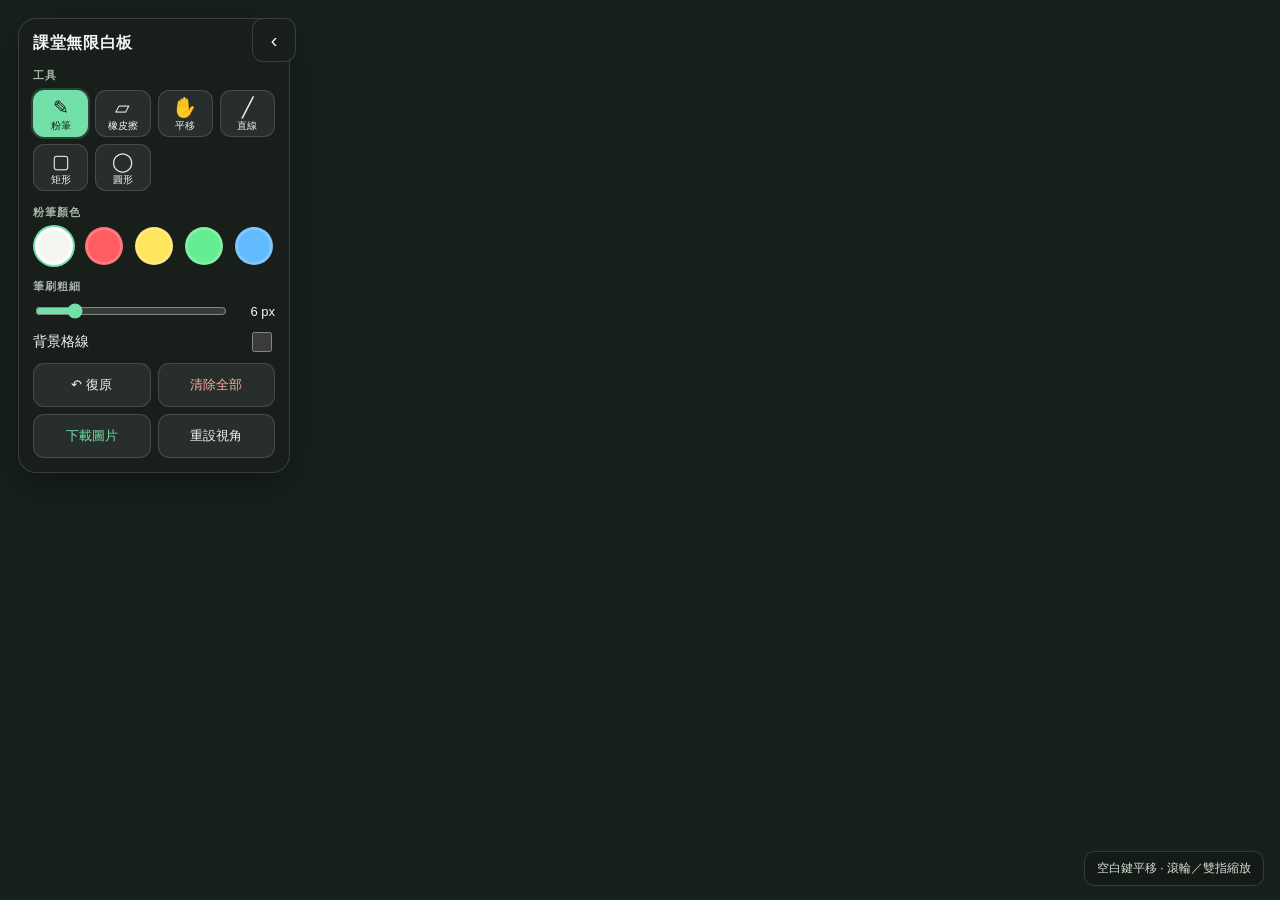
<file: index_5.html>
<!doctype html>
<html lang="zh-Hant">
<head>
  <meta charset="utf-8">
  <meta name="viewport" content="width=device-width, initial-scale=1, maximum-scale=1, user-scalable=no">
  <meta name="theme-color" content="#101411">
  <title>課堂無限白板</title>
  <style>
    :root {
      color-scheme: dark;
      font-family: -apple-system, BlinkMacSystemFont, "Segoe UI", sans-serif;
      --panel: rgba(25, 31, 28, .91);
      --border: rgba(255, 255, 255, .14);
      --muted: #aab5ae;
      --accent: #73e0aa;
    }

    * { box-sizing: border-box; }

    html, body {
      width: 100%;
      height: 100%;
      margin: 0;
      overflow: hidden;
      background: #101411;
    }

    body { overscroll-behavior: none; }

    #board {
      display: block;
      width: 100vw;
      height: 100dvh;
      touch-action: none;
      cursor: crosshair;
    }

    #board.cursor-pan { cursor: grab; }
    #board.cursor-panning { cursor: grabbing; }
    #board.cursor-eraser { cursor: cell; }

    .toolbar {
      position: fixed;
      z-index: 2;
      top: 18px;
      left: 18px;
      width: min(272px, calc(100vw - 36px));
      max-height: calc(100dvh - 36px);
      overflow-y: auto;
      padding: 14px;
      color: #f2f7f3;
      background: var(--panel);
      border: 1px solid var(--border);
      border-radius: 18px;
      box-shadow: 0 12px 40px rgba(0, 0, 0, .35);
      backdrop-filter: blur(16px);
      -webkit-backdrop-filter: blur(16px);
      transition: transform .2s ease, opacity .2s ease;
    }

    .toolbar.collapsed {
      transform: translateX(calc(-100% - 24px));
      opacity: 0;
      pointer-events: none;
    }

    .toolbar h1 {
      margin: 0 0 12px;
      font-size: 16px;
      font-weight: 700;
      letter-spacing: .04em;
    }

    .section-label {
      display: block;
      margin: 14px 0 7px;
      color: var(--muted);
      font-size: 11px;
      font-weight: 700;
      letter-spacing: .08em;
    }

    .tool-grid {
      display: grid;
      grid-template-columns: repeat(4, 1fr);
      gap: 7px;
    }

    button, input { font: inherit; }

    .tool-button, .action-button, .collapse-button {
      min-height: 44px;
      color: #eef5f0;
      background: rgba(255, 255, 255, .07);
      border: 1px solid var(--border);
      border-radius: 11px;
      cursor: pointer;
      touch-action: manipulation;
      transition: background .15s ease, border-color .15s ease, transform .15s ease;
    }

    .tool-button {
      display: grid;
      place-items: center;
      padding: 5px;
      font-size: 19px;
    }

    .tool-button span {
      margin-top: 1px;
      font-size: 10px;
      line-height: 1.1;
    }

    .tool-button:hover, .action-button:hover, .collapse-button:hover {
      background: rgba(255, 255, 255, .14);
    }

    .tool-button.active {
      color: #101b14;
      background: var(--accent);
      border-color: var(--accent);
      box-shadow: 0 0 0 2px rgba(115, 224, 170, .2);
    }

    .color-grid {
      display: grid;
      grid-template-columns: repeat(5, 1fr);
      gap: 9px;
    }

    .color-button {
      width: 38px;
      height: 38px;
      justify-self: center;
      padding: 0;
      border: 3px solid rgba(255, 255, 255, .18);
      border-radius: 50%;
      cursor: pointer;
      touch-action: manipulation;
    }

    .color-button.active {
      border-color: #fff;
      box-shadow: 0 0 0 2px var(--accent);
    }

    .range-row {
      display: flex;
      align-items: center;
      gap: 10px;
      color: var(--muted);
      font-size: 13px;
    }

    input[type="range"] {
      width: 100%;
      accent-color: var(--accent);
    }

    #width-value {
      min-width: 36px;
      color: #f4f8f5;
      text-align: right;
      font-variant-numeric: tabular-nums;
    }

    .toggle-row {
      display: flex;
      align-items: center;
      justify-content: space-between;
      min-height: 42px;
      font-size: 14px;
    }

    .toggle-row input {
      width: 20px;
      height: 20px;
      accent-color: var(--accent);
    }

    .action-grid {
      display: grid;
      grid-template-columns: 1fr 1fr;
      gap: 7px;
    }

    .action-button {
      padding: 8px 6px;
      font-size: 13px;
    }

    .action-button.danger { color: #ffaaa3; }
    .action-button.primary { color: var(--accent); }

    .toolbar-toggle {
      position: fixed;
      z-index: 3;
      top: 18px;
      left: 18px;
      transition: left .2s ease;
    }

    .toolbar-toggle.is-collapsed { left: 14px; }

    .collapse-button {
      width: 44px;
      height: 44px;
      font-size: 20px;
      background: var(--panel);
      backdrop-filter: blur(16px);
      -webkit-backdrop-filter: blur(16px);
    }

    .toolbar:not(.collapsed) ~ .toolbar-toggle {
      left: 252px;
    }

    #status {
      position: fixed;
      right: 16px;
      bottom: 14px;
      max-width: calc(100vw - 32px);
      padding: 8px 12px;
      color: #d5dfd8;
      background: rgba(20, 26, 22, .76);
      border: 1px solid var(--border);
      border-radius: 10px;
      font-size: 12px;
      pointer-events: none;
    }

    @media (max-width: 600px) {
      .toolbar {
        top: auto;
        bottom: 12px;
        left: 12px;
        width: min(272px, calc(100vw - 24px));
        max-height: min(68dvh, 560px);
      }

      .toolbar.collapsed {
        transform: translateX(calc(-100% - 18px));
      }

      .toolbar-toggle {
        top: auto;
        bottom: 12px;
        left: 12px;
      }

      .toolbar:not(.collapsed) ~ .toolbar-toggle {
        left: min(252px, calc(100vw - 58px));
      }

      .toolbar-toggle.is-collapsed { left: 12px; }

      #status {
        right: 12px;
        bottom: 12px;
        max-width: calc(100vw - 300px);
        text-align: right;
      }
    }

    @media (prefers-reduced-motion: reduce) {
      *, *::before, *::after { transition-duration: .01ms !important; }
    }
  </style>
</head>
<body>
  <canvas id="board" aria-label="課堂無限白板"></canvas>

  <aside class="toolbar" id="toolbar" aria-label="白板工具列">
    <h1>課堂無限白板</h1>

    <span class="section-label">工具</span>
    <div class="tool-grid" role="group" aria-label="繪圖工具">
      <button class="tool-button active" type="button" data-tool="pen" aria-label="粉筆筆" title="粉筆筆">✎<span>粉筆</span></button>
      <button class="tool-button" type="button" data-tool="eraser" aria-label="橡皮擦" title="橡皮擦">▱<span>橡皮擦</span></button>
      <button class="tool-button" type="button" data-tool="pan" aria-label="平移畫布" title="平移畫布">✋<span>平移</span></button>
      <button class="tool-button" type="button" data-tool="line" aria-label="直線" title="直線">╱<span>直線</span></button>
      <button class="tool-button" type="button" data-tool="rect" aria-label="矩形" title="矩形">▢<span>矩形</span></button>
      <button class="tool-button" type="button" data-tool="circle" aria-label="圓形" title="圓形">◯<span>圓形</span></button>
    </div>

    <span class="section-label">粉筆顏色</span>
    <div class="color-grid" role="group" aria-label="筆刷顏色">
      <button class="color-button active" type="button" data-color="#f4f6ef" aria-label="白色" title="白色" style="background:#f4f6ef"></button>
      <button class="color-button" type="button" data-color="#ff5d62" aria-label="紅色" title="紅色" style="background:#ff5d62"></button>
      <button class="color-button" type="button" data-color="#ffe45e" aria-label="黃色" title="黃色" style="background:#ffe45e"></button>
      <button class="color-button" type="button" data-color="#65ed91" aria-label="綠色" title="綠色" style="background:#65ed91"></button>
      <button class="color-button" type="button" data-color="#62baff" aria-label="藍色" title="藍色" style="background:#62baff"></button>
    </div>

    <label class="section-label" for="brush-width">筆刷粗細</label>
    <div class="range-row">
      <input id="brush-width" type="range" min="2" max="24" value="6">
      <output id="width-value" for="brush-width">6 px</output>
    </div>

    <label class="toggle-row" for="grid-toggle">
      <span>背景格線</span>
      <input id="grid-toggle" type="checkbox">
    </label>

    <div class="action-grid">
      <button class="action-button" id="undo-button" type="button" title="復原（Ctrl/Cmd+Z）">↶ 復原</button>
      <button class="action-button danger" id="clear-button" type="button">清除全部</button>
      <button class="action-button primary" id="download-button" type="button">下載圖片</button>
      <button class="action-button" id="zoom-reset-button" type="button" title="重設視角">重設視角</button>
    </div>
  </aside>

  <div class="toolbar-toggle">
    <button class="collapse-button" id="collapse-button" type="button" aria-label="收合工具列" title="收合工具列">‹</button>
  </div>
  <div id="status" role="status" aria-live="polite">空白鍵平移 · 滾輪／雙指縮放</div>

  <script>
    (() => {
      "use strict";

      const STORAGE_KEY = "classroom-infinite-whiteboard-v1";
      const BACKGROUND = "#17211b";
      const canvas = document.getElementById("board");
      const ctx = canvas.getContext("2d", { alpha: false });
      const strokesCanvas = document.createElement("canvas");
      const strokesCtx = strokesCanvas.getContext("2d");
      const toolbar = document.getElementById("toolbar");
      const status = document.getElementById("status");
      const colorButtons = [...document.querySelectorAll(".color-button")];
      const toolButtons = [...document.querySelectorAll(".tool-button")];
      const widthInput = document.getElementById("brush-width");
      const widthValue = document.getElementById("width-value");
      const gridToggle = document.getElementById("grid-toggle");
      const pointers = new Map();

      let paths = [];
      let currentTool = "pen";
      let color = "#f4f6ef";
      let lineWidth = 6;
      let gridEnabled = false;
      let offsetX = 0;
      let offsetY = 0;
      let scale = 1;
      let dpr = 1;
      let drawingPath = null;
      let interaction = null;
      let pinchState = null;
      let spaceDown = false;
      let saveTimer = 0;
      let statusTimer = 0;

      function setStatus(message, temporary = false) {
        status.textContent = message;
        window.clearTimeout(statusTimer);
        if (temporary) {
          statusTimer = window.setTimeout(() => {
            status.textContent = "空白鍵平移 · 滾輪／雙指縮放";
          }, 2800);
        }
      }

      function scheduleSave() {
        window.clearTimeout(saveTimer);
        saveTimer = window.setTimeout(saveState, 120);
      }

      function saveState() {
        try {
          localStorage.setItem(STORAGE_KEY, JSON.stringify({
            version: 1,
            paths,
            preferences: { tool: currentTool, color, lineWidth, gridEnabled }
          }));
        } catch (error) {
          setStatus("無法保存白板資料；請下載圖片備份。", true);
          console.error("白板資料保存失敗：", error);
        }
      }

      function loadState() {
        const raw = localStorage.getItem(STORAGE_KEY);
        if (!raw) return;
        try {
          const saved = JSON.parse(raw);
          if (saved.version !== 1 || !Array.isArray(saved.paths)) {
            throw new Error("白板資料格式不相容");
          }
          paths = saved.paths.filter(path =>
            path && ["pen", "eraser", "line", "rect", "circle"].includes(path.tool) &&
            typeof path.color === "string" && Number.isFinite(path.lineWidth) &&
            Array.isArray(path.points) && path.points.every(point =>
              Number.isFinite(point.x) && Number.isFinite(point.y))
          );
          const preferences = saved.preferences || {};
          if (["pen", "eraser", "pan", "line", "rect", "circle"].includes(preferences.tool)) currentTool = preferences.tool;
          if (colorButtons.some(button => button.dataset.color === preferences.color)) color = preferences.color;
          if (Number.isFinite(preferences.lineWidth)) lineWidth = Math.min(24, Math.max(2, preferences.lineWidth));
          gridEnabled = Boolean(preferences.gridEnabled);
        } catch (error) {
          console.error("無法讀取白板資料：", error);
          setStatus("保存資料無法讀取，已使用空白畫布。", true);
          paths = [];
        }
      }

      function resizeCanvas() {
        const rect = canvas.getBoundingClientRect();
        dpr = Math.max(1, window.devicePixelRatio || 1);
        canvas.width = Math.round(rect.width * dpr);
        canvas.height = Math.round(rect.height * dpr);
        strokesCanvas.width = canvas.width;
        strokesCanvas.height = canvas.height;
        redraw();
      }

      function drawGrid(width, height) {
        const spacing = 40;
        const left = -offsetX / scale;
        const top = -offsetY / scale;
        const right = (width - offsetX) / scale;
        const bottom = (height - offsetY) / scale;
        const startX = Math.floor(left / spacing) * spacing;
        const startY = Math.floor(top / spacing) * spacing;

        ctx.save();
        ctx.beginPath();
        ctx.strokeStyle = "rgba(211, 232, 216, 0.12)";
        ctx.lineWidth = 1 / scale;
        for (let x = startX; x <= right; x += spacing) {
          ctx.moveTo(x, top);
          ctx.lineTo(x, bottom);
        }
        for (let y = startY; y <= bottom; y += spacing) {
          ctx.moveTo(left, y);
          ctx.lineTo(right, y);
        }
        ctx.stroke();
        ctx.restore();
      }

      function drawPath(path, context) {
        const points = path.points;
        if (!points.length) return;
        context.save();
        context.globalCompositeOperation = path.tool === "eraser" ? "destination-out" : "source-over";
        context.strokeStyle = path.color;
        context.fillStyle = path.color;
        context.lineWidth = path.tool === "eraser" ? path.lineWidth * 3 : path.lineWidth;
        context.lineCap = "round";
        context.lineJoin = "round";
        context.beginPath();

        if (path.tool === "line") {
          if (points.length > 1) {
            context.moveTo(points[0].x, points[0].y);
            context.lineTo(points[points.length - 1].x, points[points.length - 1].y);
          }
        } else if (path.tool === "rect") {
          if (points.length > 1) {
            const first = points[0];
            const last = points[points.length - 1];
            context.rect(first.x, first.y, last.x - first.x, last.y - first.y);
          }
        } else if (path.tool === "circle") {
          if (points.length > 1) {
            const first = points[0];
            const last = points[points.length - 1];
            const radius = Math.hypot(last.x - first.x, last.y - first.y);
            context.arc(first.x, first.y, radius, 0, Math.PI * 2);
          }
        } else if (points.length === 1) {
          context.arc(points[0].x, points[0].y, context.lineWidth / 2, 0, Math.PI * 2);
          context.fill();
        } else {
          context.moveTo(points[0].x, points[0].y);
          for (let i = 1; i < points.length; i++) {
            context.lineTo(points[i].x, points[i].y);
          }
        }

        if (path.tool !== "pen" || points.length > 1) context.stroke();
        context.restore();
      }

      function redraw() {
        const width = canvas.width / dpr;
        const height = canvas.height / dpr;
        ctx.setTransform(dpr, 0, 0, dpr, 0, 0);
        ctx.clearRect(0, 0, width, height);
        ctx.fillStyle = BACKGROUND;
        ctx.fillRect(0, 0, width, height);
        if (gridEnabled) {
          ctx.save();
          ctx.translate(offsetX, offsetY);
          ctx.scale(scale, scale);
          drawGrid(width, height);
          ctx.restore();
        }
        strokesCtx.setTransform(dpr, 0, 0, dpr, 0, 0);
        strokesCtx.clearRect(0, 0, width, height);
        strokesCtx.save();
        strokesCtx.translate(offsetX, offsetY);
        strokesCtx.scale(scale, scale);
        for (const path of paths) drawPath(path, strokesCtx);
        if (drawingPath) drawPath(drawingPath, strokesCtx);
        strokesCtx.restore();
        ctx.setTransform(1, 0, 0, 1, 0, 0);
        ctx.drawImage(strokesCanvas, 0, 0);
      }

      function screenPoint(event) {
        const rect = canvas.getBoundingClientRect();
        return { x: event.clientX - rect.left, y: event.clientY - rect.top };
      }

      function worldPoint(point) {
        return { x: (point.x - offsetX) / scale, y: (point.y - offsetY) / scale };
      }

      function setActiveTool(tool) {
        currentTool = tool;
        toolButtons.forEach(button => button.classList.toggle("active", button.dataset.tool === tool));
        updateCursor();
        scheduleSave();
      }

      function updateCursor() {
        canvas.classList.toggle("cursor-pan", currentTool === "pan" || spaceDown);
        canvas.classList.toggle("cursor-eraser", currentTool === "eraser" && !spaceDown);
        canvas.classList.toggle("cursor-panning", interaction?.kind === "pan" || interaction?.kind === "pinch");
      }

      function zoomAt(screen, factor) {
        const nextScale = Math.min(8, Math.max(.15, scale * factor));
        const ratio = nextScale / scale;
        offsetX = screen.x - (screen.x - offsetX) * ratio;
        offsetY = screen.y - (screen.y - offsetY) * ratio;
        scale = nextScale;
        redraw();
        scheduleSave();
      }

      function pointerDown(event) {
        if (event.button !== undefined && event.button !== 0) return;
        event.preventDefault();
        canvas.setPointerCapture(event.pointerId);
        const point = screenPoint(event);
        pointers.set(event.pointerId, point);

        if (pointers.size >= 2) {
          drawingPath = null;
          const pair = [...pointers.values()].slice(0, 2);
          const center = { x: (pair[0].x + pair[1].x) / 2, y: (pair[0].y + pair[1].y) / 2 };
          pinchState = { distance: Math.max(1, Math.hypot(pair[1].x - pair[0].x, pair[1].y - pair[0].y)) };
          interaction = { kind: "pinch", center };
          redraw();
          updateCursor();
          return;
        }

        if (currentTool === "pan" || spaceDown) {
          interaction = { kind: "pan", last: point };
        } else {
          const start = worldPoint(point);
          const tool = currentTool === "eraser" ? "eraser" : currentTool;
          drawingPath = { tool, color, lineWidth, points: [start] };
          interaction = { kind: "draw", pointerId: event.pointerId };
          redraw();
        }
        updateCursor();
      }

      function pointerMove(event) {
        if (!pointers.has(event.pointerId)) return;
        event.preventDefault();
        const point = screenPoint(event);
        pointers.set(event.pointerId, point);

        if (interaction?.kind === "pinch" && pointers.size >= 2) {
          const pair = [...pointers.values()].slice(0, 2);
          const distance = Math.max(1, Math.hypot(pair[1].x - pair[0].x, pair[1].y - pair[0].y));
          const center = { x: (pair[0].x + pair[1].x) / 2, y: (pair[0].y + pair[1].y) / 2 };
          zoomAt(center, distance / pinchState.distance);
          offsetX += center.x - interaction.center.x;
          offsetY += center.y - interaction.center.y;
          pinchState.distance = distance;
          interaction.center = center;
          redraw();
        } else if (interaction?.kind === "pan") {
          offsetX += point.x - interaction.last.x;
          offsetY += point.y - interaction.last.y;
          interaction.last = point;
          redraw();
        } else if (interaction?.kind === "draw" && drawingPath && interaction.pointerId === event.pointerId) {
          drawingPath.points.push(worldPoint(point));
          redraw();
        }
      }

      function pointerUp(event) {
        if (!pointers.has(event.pointerId)) return;
        event.preventDefault();
        pointers.delete(event.pointerId);

        if (interaction?.kind === "draw" && interaction.pointerId === event.pointerId && drawingPath) {
          paths.push(drawingPath);
          drawingPath = null;
          scheduleSave();
        }

        if (pointers.size < 2) pinchState = null;
        interaction = null;
        updateCursor();
        redraw();
      }

      function pointerCancel(event) {
        pointers.delete(event.pointerId);
        if (interaction?.kind === "draw" && interaction.pointerId === event.pointerId) drawingPath = null;
        pinchState = null;
        interaction = null;
        updateCursor();
        redraw();
      }

      toolButtons.forEach(button => {
        button.addEventListener("click", () => setActiveTool(button.dataset.tool));
      });

      colorButtons.forEach(button => {
        button.addEventListener("click", () => {
          color = button.dataset.color;
          colorButtons.forEach(item => item.classList.toggle("active", item === button));
          scheduleSave();
        });
      });

      widthInput.addEventListener("input", () => {
        lineWidth = Number(widthInput.value);
        widthValue.value = `${lineWidth} px`;
        scheduleSave();
      });

      gridToggle.addEventListener("change", () => {
        gridEnabled = gridToggle.checked;
        redraw();
        scheduleSave();
      });

      document.getElementById("undo-button").addEventListener("click", () => {
        if (paths.length) {
          paths.pop();
          redraw();
          scheduleSave();
        }
      });

      document.getElementById("clear-button").addEventListener("click", () => {
        if (!paths.length) return;
        if (window.confirm("確定要清除所有筆劃嗎？此操作無法復原。")) {
          paths = [];
          drawingPath = null;
          redraw();
          scheduleSave();
        }
      });

      document.getElementById("download-button").addEventListener("click", () => {
        canvas.toBlob(blob => {
          if (!blob) {
            setStatus("圖片匯出失敗，請再試一次。", true);
            return;
          }
          const url = URL.createObjectURL(blob);
          const link = document.createElement("a");
          link.href = url;
          link.download = `課堂白板-${new Date().toISOString().slice(0, 10)}.png`;
          link.click();
          URL.revokeObjectURL(url);
          setStatus("已下載目前畫面 PNG。", true);
        }, "image/png");
      });

      document.getElementById("zoom-reset-button").addEventListener("click", () => {
        offsetX = 0;
        offsetY = 0;
        scale = 1;
        redraw();
        setStatus("視角已重設。", true);
      });

      document.getElementById("collapse-button").addEventListener("click", event => {
        const collapsed = toolbar.classList.toggle("collapsed");
        event.currentTarget.parentElement.classList.toggle("is-collapsed", collapsed);
        event.currentTarget.textContent = collapsed ? "›" : "‹";
        event.currentTarget.setAttribute("aria-label", collapsed ? "展開工具列" : "收合工具列");
        event.currentTarget.title = collapsed ? "展開工具列" : "收合工具列";
      });

      canvas.addEventListener("pointerdown", pointerDown);
      canvas.addEventListener("pointermove", pointerMove);
      canvas.addEventListener("pointerup", pointerUp);
      canvas.addEventListener("pointercancel", pointerCancel);
      canvas.addEventListener("lostpointercapture", pointerCancel);

      canvas.addEventListener("wheel", event => {
        event.preventDefault();
        const point = screenPoint(event);
        zoomAt(point, Math.exp(-event.deltaY * .0015));
      }, { passive: false });

      window.addEventListener("keydown", event => {
        const target = event.target;
        const editing = target instanceof HTMLElement &&
          (target.isContentEditable || ["INPUT", "TEXTAREA", "SELECT"].includes(target.tagName));
        if (event.code === "Space" && !editing && !event.repeat) {
          event.preventDefault();
          spaceDown = true;
          updateCursor();
        }
        if ((event.metaKey || event.ctrlKey) && event.key.toLowerCase() === "z" && !editing) {
          event.preventDefault();
          document.getElementById("undo-button").click();
        }
      });

      window.addEventListener("keyup", event => {
        if (event.code === "Space" && spaceDown) {
          spaceDown = false;
          updateCursor();
        }
      });

      window.addEventListener("blur", () => {
        if (spaceDown) {
          spaceDown = false;
          updateCursor();
        }
      });
      window.addEventListener("resize", resizeCanvas);

      loadState();
      toolButtons.forEach(button => button.classList.toggle("active", button.dataset.tool === currentTool));
      colorButtons.forEach(button => button.classList.toggle("active", button.dataset.color === color));
      widthInput.value = String(lineWidth);
      widthValue.value = `${lineWidth} px`;
      gridToggle.checked = gridEnabled;
      resizeCanvas();
    })();
  </script>
</body>
</html>
</file>
